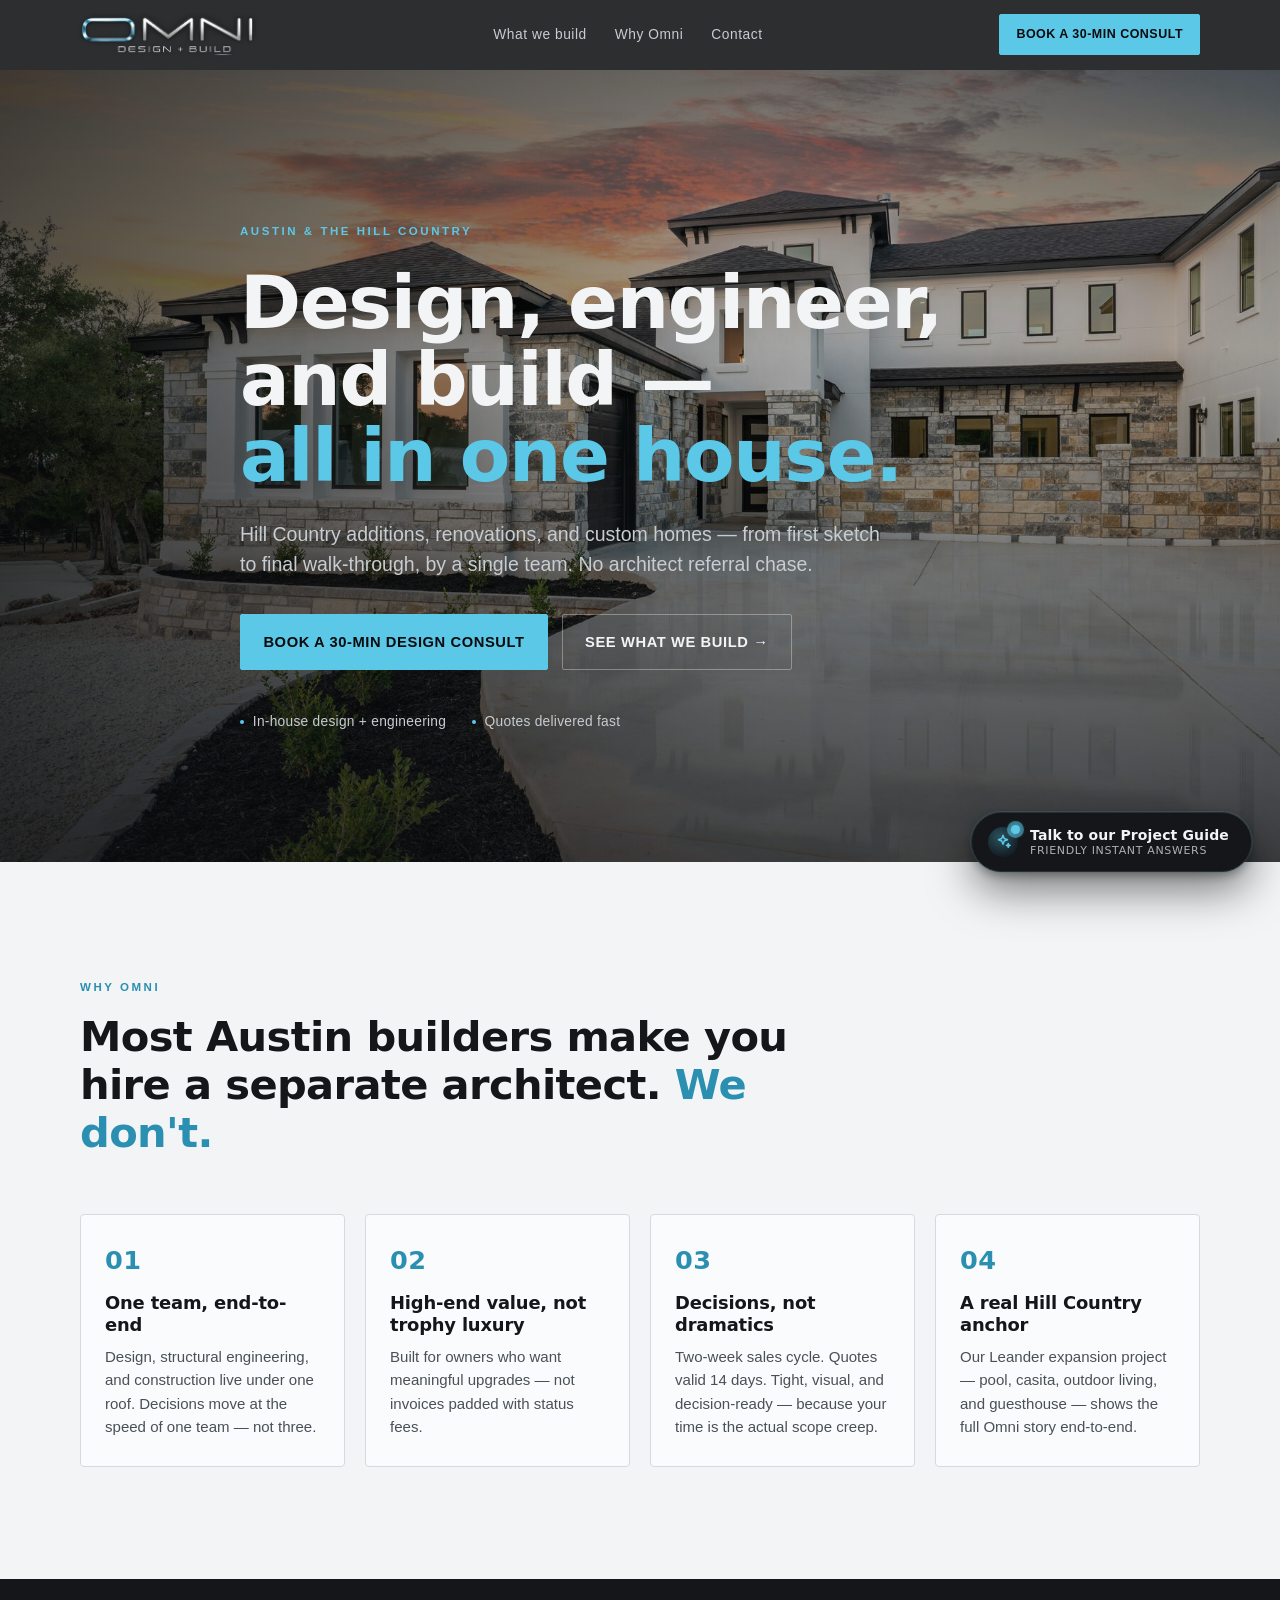
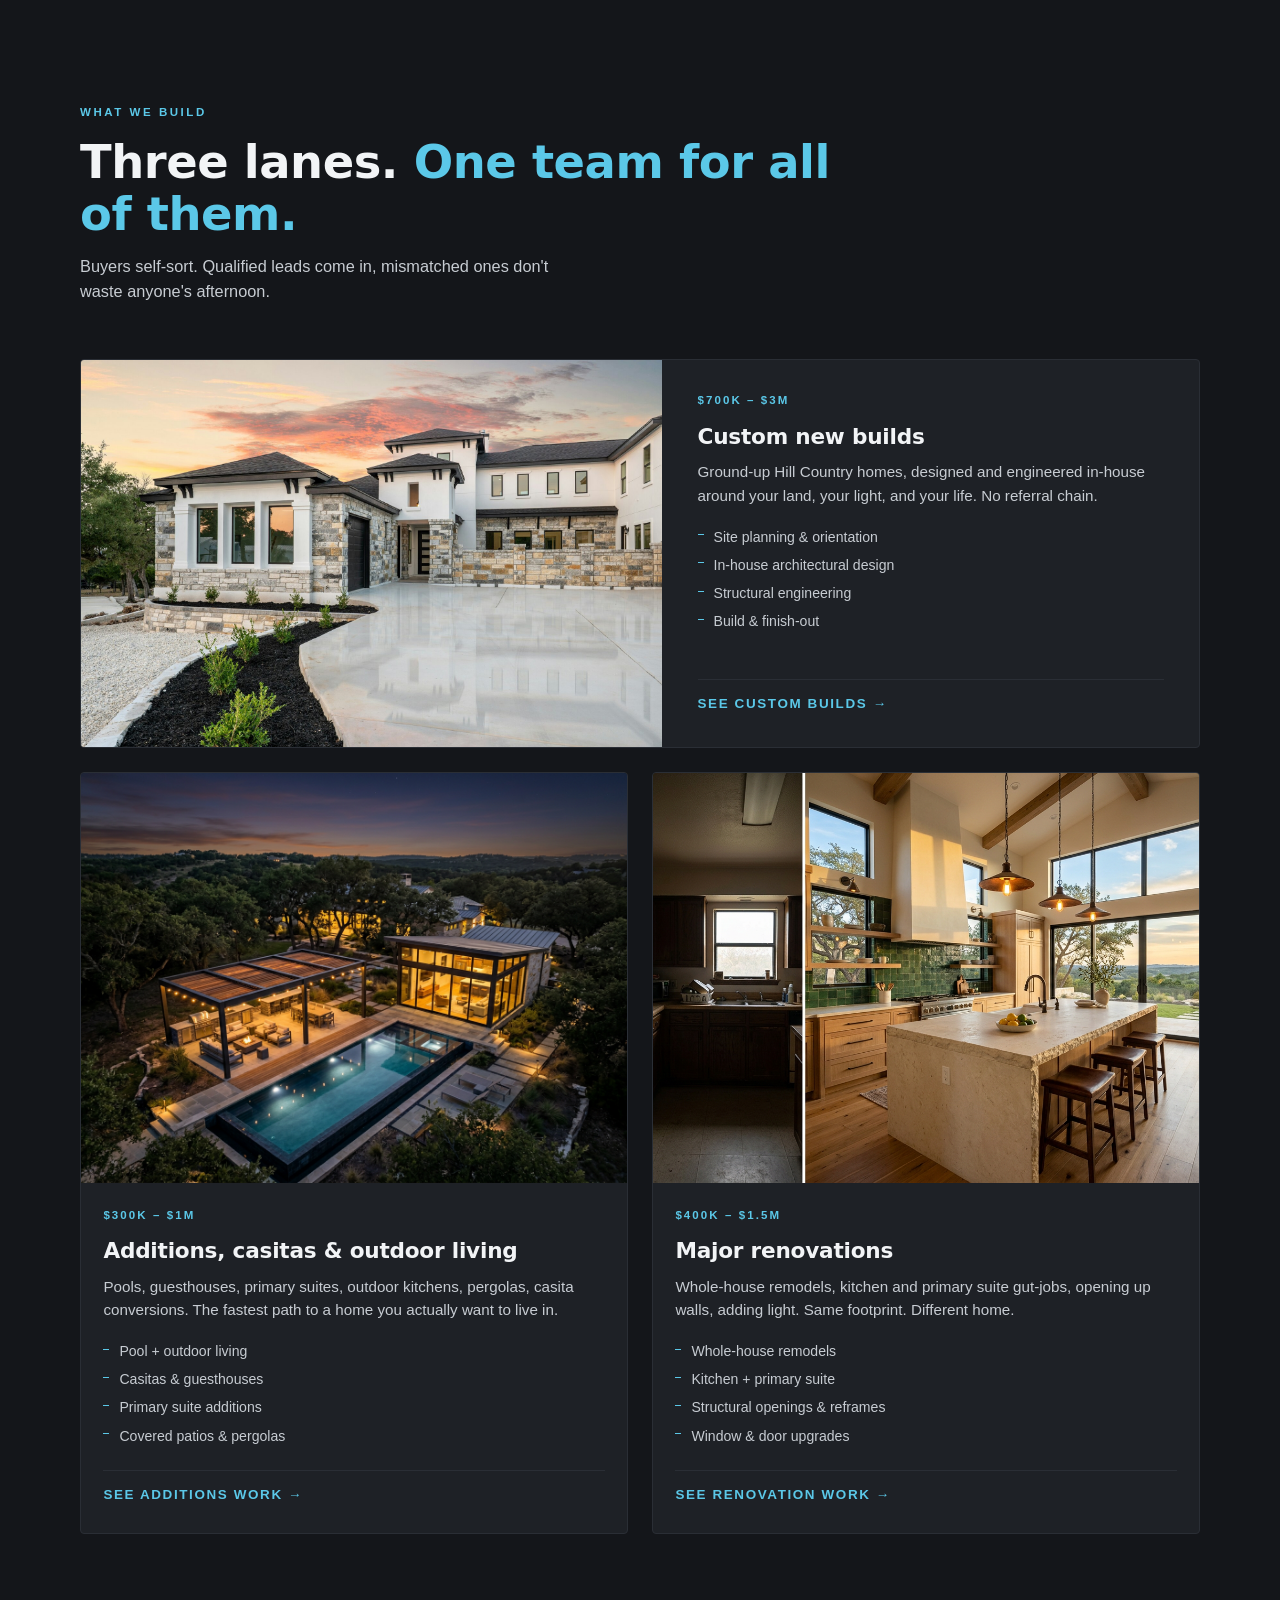
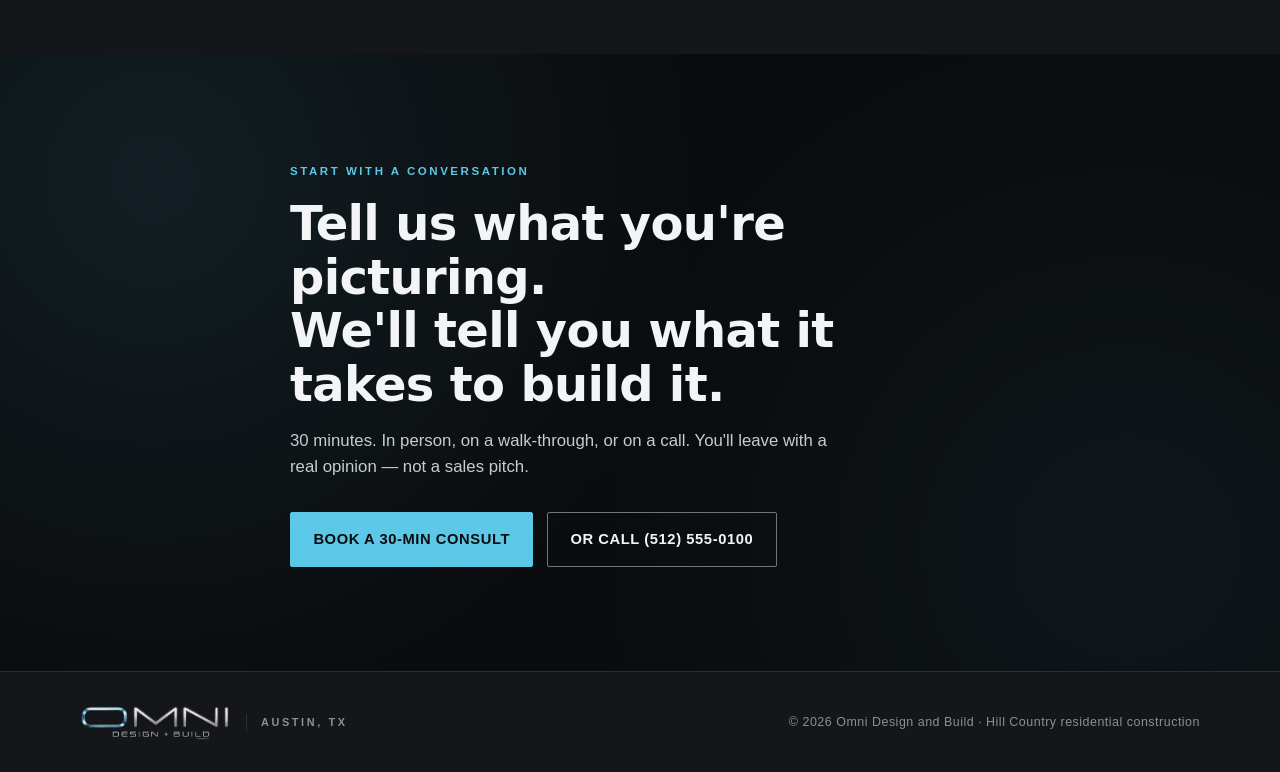
<file: index.html>
<!doctype html>
<html lang="en">
  <head>
    <meta charset="utf-8" />
    <meta name="viewport" content="width=device-width, initial-scale=1" />
    <title>Omni Design and Build — Design, engineer, and build, all in one house.</title>
    <meta
      name="description"
      content="Hill Country additions, renovations, and custom homes by a single team — from first sketch to final walk-through. No architect referral chase."
    />
    <meta property="og:title" content="Omni Design and Build" />
    <meta
      property="og:description"
      content="Design, engineer, and build — all in one house. Austin & the Hill Country."
    />
    <link rel="icon" href="data:image/svg+xml;utf8,%3Csvg xmlns='http://www.w3.org/2000/svg' viewBox='0 0 64 64'%3E%3Crect width='64' height='64' fill='%230A0B0D'/%3E%3Ccircle cx='32' cy='32' r='14' fill='none' stroke='%235BC8E8' stroke-width='4'/%3E%3C/svg%3E" />
    <link rel="stylesheet" href="styles.css" />
    <link rel="stylesheet" href="chatbot.css" />
  </head>
  <body>
    <!-- ============================================================
         HEADER
         ============================================================ -->
    <header class="site-header" id="siteHeader">
      <div class="container header-row">
        <a class="brand" href="#top" aria-label="Omni Design and Build — home">
          <img
            src="images/omni_logo_transparent.png"
            alt="Omni Design and Build"
            class="brand-logo"
            width="1420"
            height="338"
          />
        </a>
        <nav class="nav" aria-label="Primary">
          <a href="#lanes">What we build</a>
          <a href="#credibility">Why Omni</a>
          <a href="#cta-foot">Contact</a>
        </nav>
        <a href="book.html" class="btn btn-cta btn-cta-sm">
          <span class="btn-text-full">Book a 30-min consult</span>
          <span class="btn-text-short">Book consult</span>
        </a>
      </div>
    </header>

    <main id="top">
      <!-- ============================================================
           HERO + CTA
           ============================================================ -->
      <section class="hero" aria-labelledby="hero-h1">
        <div class="hero-bg">
          <picture>
            <img
              src="images/hero.jpg"
              alt="A modern Hill Country home with a layered limestone and stone facade at sunset"
              loading="eager"
              fetchpriority="high"
            />
          </picture>
          <div class="hero-bg-shade" aria-hidden="true"></div>
        </div>

        <div class="container hero-inner">
          <div class="hero-eyebrow">
            <span class="eyebrow">AUSTIN &amp; THE HILL COUNTRY</span>
          </div>
          <h1 id="hero-h1" class="hero-h1">
            Design, engineer, and build —<br /><span class="cyan">all in one house.</span>
          </h1>
          <p class="hero-sub">
            Hill Country additions, renovations, and custom homes — from first sketch to
            final walk-through, by a single team. No architect referral chase.
          </p>
          <div class="hero-actions">
            <a href="book.html" class="btn btn-cta">Book a 30-min design consult</a>
            <a href="#lanes" class="btn btn-ghost">See what we build →</a>
          </div>
          <ul class="hero-meta" role="list">
            <li><span class="dot" aria-hidden="true"></span>In-house design + engineering</li>
            <li><span class="dot" aria-hidden="true"></span>Quotes delivered fast</li>
          </ul>
        </div>
      </section>

      <!-- ============================================================
           CREDIBILITY STRIP
           ============================================================ -->
      <section class="credibility" id="credibility" aria-labelledby="cred-h2">
        <div class="container">
          <p class="eyebrow eyebrow-light">WHY OMNI</p>
          <h2 id="cred-h2" class="cred-h2">
            Most Austin builders make you hire a separate architect.
            <span class="cyan-deep">We don't.</span>
          </h2>

          <ul class="cred-grid" role="list">
            <li class="cred-card">
              <span class="cred-num">01</span>
              <h3>One team, end-to-end</h3>
              <p>
                Design, structural engineering, and construction live under one roof.
                Decisions move at the speed of one team — not three.
              </p>
            </li>
            <li class="cred-card">
              <span class="cred-num">02</span>
              <h3>High-end value, not trophy luxury</h3>
              <p>
                Built for owners who want meaningful upgrades — not invoices
                padded with status fees.
              </p>
            </li>
            <li class="cred-card">
              <span class="cred-num">03</span>
              <h3>Decisions, not dramatics</h3>
              <p>
                Two-week sales cycle. Quotes valid 14 days. Tight, visual, and
                decision-ready — because your time is the actual scope creep.
              </p>
            </li>
            <li class="cred-card">
              <span class="cred-num">04</span>
              <h3>A real Hill Country anchor</h3>
              <p>
                Our Leander expansion project — pool, casita, outdoor living, and
                guesthouse — shows the full Omni story end-to-end.
              </p>
            </li>
          </ul>
        </div>
      </section>

      <!-- ============================================================
           THE 3 LANES
           ============================================================ -->
      <section class="lanes" id="lanes" aria-labelledby="lanes-h2">
        <div class="container">
          <p class="eyebrow">WHAT WE BUILD</p>
          <h2 id="lanes-h2" class="lanes-h2">
            Three lanes. <span class="cyan">One team for all of them.</span>
          </h2>
          <p class="lanes-sub">
            Buyers self-sort. Qualified leads come in, mismatched ones don't waste
            anyone's afternoon.
          </p>

          <div class="lanes-grid">
            <!-- Lane 03 · Featured full-width row -->
            <article class="lane lane--featured">
              <a href="lanes/custom-builds.html" class="lane-card">
                <div class="lane-image">
                  <img
                    src="images/hero.jpg"
                    alt="A modern Hill Country custom home with a layered limestone and stone facade at sunset"
                    loading="lazy"
                  />
                </div>
                <div class="lane-body">
                  <span class="lane-tag">$700K – $3M</span>
                  <h3 class="lane-title">Custom new builds</h3>
                  <p class="lane-desc">
                    Ground-up Hill Country homes, designed and engineered in-house
                    around your land, your light, and your life. No referral chain.
                  </p>
                  <ul class="lane-list">
                    <li>Site planning &amp; orientation</li>
                    <li>In-house architectural design</li>
                    <li>Structural engineering</li>
                    <li>Build &amp; finish-out</li>
                  </ul>
                  <span class="lane-cta">See custom builds →</span>
                </div>
              </a>
            </article>

            <!-- Lane 01 -->
            <article class="lane">
              <a href="lanes/additions.html" class="lane-card">
                <div class="lane-image">
                  <img
                    src="images/lane_additions.png"
                    alt="Aerial view of a Hill Country addition with pool, casita, and pergola at twilight"
                    loading="lazy"
                  />
                </div>
                <div class="lane-body">
                  <span class="lane-tag">$300K – $1M</span>
                  <h3 class="lane-title">Additions, casitas &amp; outdoor living</h3>
                  <p class="lane-desc">
                    Pools, guesthouses, primary suites, outdoor kitchens, pergolas,
                    casita conversions. The fastest path to a home you actually
                    want to live in.
                  </p>
                  <ul class="lane-list">
                    <li>Pool + outdoor living</li>
                    <li>Casitas &amp; guesthouses</li>
                    <li>Primary suite additions</li>
                    <li>Covered patios &amp; pergolas</li>
                  </ul>
                  <span class="lane-cta">See additions work →</span>
                </div>
              </a>
            </article>

            <!-- Lane 02 -->
            <article class="lane">
              <a href="lanes/major-renos.html" class="lane-card">
                <div class="lane-image">
                  <img
                    src="images/renos_hero.png"
                    alt="Renovated open-plan kitchen with quartz island, white oak cabinetry, and Hill Country views"
                    loading="lazy"
                  />
                </div>
                <div class="lane-body">
                  <span class="lane-tag">$400K – $1.5M</span>
                  <h3 class="lane-title">Major renovations</h3>
                  <p class="lane-desc">
                    Whole-house remodels, kitchen and primary suite gut-jobs, opening
                    up walls, adding light. Same footprint. Different home.
                  </p>
                  <ul class="lane-list">
                    <li>Whole-house remodels</li>
                    <li>Kitchen + primary suite</li>
                    <li>Structural openings &amp; reframes</li>
                    <li>Window &amp; door upgrades</li>
                  </ul>
                  <span class="lane-cta">See renovation work →</span>
                </div>
              </a>
            </article>
          </div>
        </div>
      </section>

      <!-- ============================================================
           CTA FOOT
           ============================================================ -->
      <section class="cta-foot" id="cta-foot" aria-labelledby="cta-h2">
        <div class="container cta-inner">
          <p class="eyebrow eyebrow-cyan">START WITH A CONVERSATION</p>
          <h2 id="cta-h2" class="cta-h2">
            Tell us what you're picturing.<br />
            We'll tell you what it takes to build it.
          </h2>
          <p class="cta-sub">
            30 minutes. In person, on a walk-through, or on a call. You'll leave with
            a real opinion — not a sales pitch.
          </p>
          <div class="cta-actions">
            <a href="book.html" class="btn btn-cta">Book a 30-min consult</a>
            <a href="tel:+15125550100" class="btn btn-ghost-light">Or call (512) 555-0100</a>
          </div>
        </div>
      </section>
    </main>

    <!-- ============================================================
         FOOTER
         ============================================================ -->
    <footer class="site-footer">
      <div class="container footer-row">
        <div class="footer-brand">
          <img
            src="images/omni_logo_transparent.png"
            alt="Omni Design and Build"
            class="footer-logo"
            width="1420"
            height="338"
          />
          <span class="footer-tag">AUSTIN, TX</span>
        </div>
        <p class="footer-meta">
          © 2026 Omni Design and Build · Hill Country residential construction
        </p>
      </div>
    </footer>

    <script>
      // Header scroll state — adds shadow once the user scrolls past the hero edge.
      (function () {
        const header = document.getElementById('siteHeader');
        if (!header) return;
        const onScroll = () => {
          if (window.scrollY > 24) header.classList.add('is-scrolled');
          else header.classList.remove('is-scrolled');
        };
        window.addEventListener('scroll', onScroll, { passive: true });
        onScroll();
      })();
    </script>
    <script src="chatbot.js" defer></script>
  <script data-pplx-inline-edit>
(function () {
  if (window === window.top) return;

  const allowedParentOrigins = ["https://www.perplexity.ai","https://perplexity.ai","https://testing.perplexity.ai","https://staging.perplexity.ai","https://*.preview.i.perplexity.ai","http://localhost:3000","http://127.0.0.1:3000","http://localhost:5173","http://127.0.0.1:5173"];
  const MAX_FONT_BYTES = 500 * 1024;
  const MAX_TOTAL_FONT_BYTES = 2 * 1024 * 1024;
  let scrollForwarding = false;
  let scrollRaf = 0;
  let trustedTopOrigin = null;

  // Allow entries like "https://*.preview.i.perplexity.ai" — the wildcard
  // matches a single DNS label (no dots), so "https://*.foo" cannot stretch
  // across multiple labels.
  function matchesAllowedOrigin(origin) {
    if (!origin) return false;
    for (const entry of allowedParentOrigins) {
      if (!entry.includes("*")) {
        if (entry === origin) return true;
        continue;
      }
      const pattern = new RegExp(
        "^" +
          entry.replace(/[.+?^${}()|[\]\\]/g, "\\$&").replace(/\*/g, "[^.]+") +
          "$",
      );
      if (pattern.test(origin)) return true;
    }
    return false;
  }

  // Trust decision: when the sender is same-origin-visible (event.origin is a
  // real origin like https://www.perplexity.ai) we trust event.origin directly.
  // When event.origin is "null" (opaque broker srcdoc), we fall back to the
  // broker's stamped `parentOrigin` to identify the top window. The fallback
  // is claim-only — we rely on the browser's native `targetOrigin` enforcement
  // on the response path (see postToTrustedTop) to ensure replies can't be
  // delivered to anyone but the actual top window of that claimed origin.
  function getTrustedParentOrigin(event) {
    const forwardedParentOrigin =
      typeof event.data.parentOrigin === "string" ? event.data.parentOrigin : null;
    const parentOrigin = event.origin === "null" ? forwardedParentOrigin : event.origin;
    return matchesAllowedOrigin(parentOrigin) ? parentOrigin : null;
  }

  // All responses go to window.top with targetOrigin = the allowlisted origin.
  // An attacker that iframes us inside their own null-origin broker can claim
  // any parentOrigin they like, but the browser will drop the reply whenever
  // the real top's origin doesn't match — so the screenshot never leaves.
  function postToTrustedTop(message) {
    if (!trustedTopOrigin) return;
    try {
      window.top.postMessage(message, trustedTopOrigin);
    } catch (_error) {}
  }

  function inlineAll(original, clone) {
    if (original.nodeType !== 1 || clone.nodeType !== 1) return;

    try {
      const computedStyle = getComputedStyle(original);
      // cssText on a computed style is the serialized declaration in modern
      // Chromium/Safari — a single read beats enumerating ~400 longhand
      // properties. Firefox returns "" here, so we fall back on empty.
      const serialized = computedStyle.cssText;
      if (serialized) {
        clone.style.cssText = serialized;
      } else {
        const parts = new Array(computedStyle.length);
        for (let index = 0; index < computedStyle.length; index += 1) {
          const property = computedStyle[index];
          parts[index] = `${property}:${computedStyle.getPropertyValue(property)};`;
        }
        clone.style.cssText = parts.join("");
      }
    } catch (_error) {}

    const originalChildren = original.children;
    const clonedChildren = clone.children;
    for (
      let index = 0;
      index < originalChildren.length && index < clonedChildren.length;
      index += 1
    ) {
      inlineAll(originalChildren[index], clonedChildren[index]);
    }
  }

  function extractFontUrl(srcValue) {
    const matches = [
      ...srcValue.matchAll(
        /url\(["']?([^"')]+)["']?\)(?:\s*format\(["']?([^"')]+)["']?\))?/gi,
      ),
    ];
    if (matches.length === 0) return null;
    const woff2 = matches.find((m) => m[2] && m[2].toLowerCase().includes("woff2"));
    if (woff2) return woff2[1];
    const woff = matches.find((m) => m[2] && m[2].toLowerCase().includes("woff"));
    if (woff) return woff[1];
    return matches[0][1];
  }

  // Cache resolved font URL -> data URI across captures. Fonts on a page
  // essentially never change, and a batch run emits multiple captures back to
  // back — without this we'd refetch + re-base64 every time.
  const fontDataUriCache = new Map();
  const SRC_DECLARATION_RE = /src\s*:\s*[^;}]+/i;

  async function fetchAsDataUri(url) {
    if (fontDataUriCache.has(url)) return fontDataUriCache.get(url);
    let dataUri = null;
    try {
      const response = await fetch(url, { mode: "cors", credentials: "omit" });
      if (response.ok) {
        const blob = await response.blob();
        if (blob.size <= MAX_FONT_BYTES) {
          dataUri = await new Promise((resolve) => {
            const reader = new FileReader();
            reader.onloadend = () =>
              resolve(typeof reader.result === "string" ? reader.result : null);
            reader.onerror = () => resolve(null);
            reader.readAsDataURL(blob);
          });
        }
      }
    } catch (_error) {
      dataUri = null;
    }
    fontDataUriCache.set(url, dataUri);
    return dataUri;
  }

  function collectFontFaceRuleTexts() {
    const rules = [];
    for (const sheet of document.styleSheets) {
      let cssRules;
      try {
        cssRules = sheet.cssRules;
      } catch (_error) {
        continue;
      }
      if (!cssRules) continue;
      for (const rule of cssRules) {
        const cssText = rule.cssText || "";
        if (cssText.startsWith("@font-face")) rules.push(cssText);
      }
    }
    return rules;
  }

  async function buildInlinedFontCss() {
    const ruleTexts = collectFontFaceRuleTexts();
    if (ruleTexts.length === 0) return null;

    const resolved = ruleTexts.map((cssText) => {
      if (!SRC_DECLARATION_RE.test(cssText)) return null;
      const srcMatch = cssText.match(/src\s*:\s*([^;}]+)[;}]/i);
      if (!srcMatch) return null;
      const url = extractFontUrl(srcMatch[1]);
      if (!url) return null;
      try {
        return { cssText, url: new URL(url, document.baseURI).href };
      } catch (_error) {
        return null;
      }
    });

    const dataUris = await Promise.all(
      resolved.map((entry) => (entry ? fetchAsDataUri(entry.url) : Promise.resolve(null))),
    );

    const inlined = [];
    let totalBytes = 0;
    for (let index = 0; index < resolved.length; index += 1) {
      const entry = resolved[index];
      const dataUri = dataUris[index];
      if (!entry || !dataUri) continue;
      const approxBytes = dataUri.length * 0.75;
      if (totalBytes + approxBytes > MAX_TOTAL_FONT_BYTES) break;
      totalBytes += approxBytes;
      inlined.push(entry.cssText.replace(SRC_DECLARATION_RE, `src: url("${dataUri}")`));
    }
    return inlined.length > 0 ? inlined.join("\n") : null;
  }

  function stripExternal(clone) {
    const images = clone.querySelectorAll("img");
    for (let index = 0; index < images.length; index += 1) {
      const src = images[index].getAttribute("src");
      if (src && !src.startsWith("data:")) images[index].removeAttribute("src");
    }

    const elements = clone.querySelectorAll("*");
    for (let index = 0; index < elements.length; index += 1) {
      const style = elements[index].style.cssText;
      if (style && style.includes("url(")) {
        elements[index].style.cssText = style.replace(
          /url\(["']?(?!data:)[^)"']*["']?\)/gi,
          "none",
        );
      }
    }
  }

  function emitScroll() {
    scrollRaf = 0;
    if (!scrollForwarding) return;
    postToTrustedTop({
      type: "INLINE_EDIT_SCROLL",
      scrollX: window.scrollX,
      scrollY: window.scrollY,
    });
  }

  window.addEventListener(
    "scroll",
    function () {
      if (!scrollForwarding || scrollRaf) return;
      scrollRaf = requestAnimationFrame(emitScroll);
    },
    { passive: true, capture: true },
  );

  async function handleCaptureRequest(event) {
    const requestId = event.data.requestId;
    const scrollX = window.scrollX;
    const scrollY = window.scrollY;
    const width = window.innerWidth;
    const height = window.innerHeight;

    function postResult(dataUrl) {
      postToTrustedTop({
        type: "INLINE_EDIT_SCREENSHOT_RESULT",
        requestId,
        dataUrl,
        scrollX,
        scrollY,
      });
    }

    try {
      // Wait for any pending web fonts to resolve so both inline metrics and
      // the @font-face inlining below see the same loaded faces.
      if (document.fonts && document.fonts.ready) {
        try {
          await document.fonts.ready;
        } catch (_error) {}
      }

      const clone = document.documentElement.cloneNode(true);
      inlineAll(document.documentElement, clone);

      const removedNodes = clone.querySelectorAll("script,link[rel=\"stylesheet\"],style");
      for (let index = 0; index < removedNodes.length; index += 1) {
        removedNodes[index].remove();
      }

      stripExternal(clone);

      // Re-embed web fonts as data-URI @font-face rules so the SVG rasterizer
      // can resolve them — external font URLs aren't fetched during
      // foreignObject rendering, which would otherwise force a fallback face
      // and change text metrics.
      const inlinedFontCss = await buildInlinedFontCss();
      if (inlinedFontCss) {
        const styleEl = document.createElement("style");
        styleEl.textContent = inlinedFontCss;
        const head = clone.querySelector("head");
        if (head) head.appendChild(styleEl);
        else clone.insertBefore(styleEl, clone.firstChild);
      }

      const html = new XMLSerializer().serializeToString(clone);
      const svg =
        `<svg xmlns="http://www.w3.org/2000/svg" width="${width}" height="${height}">` +
        '<foreignObject width="100%" height="100%">' +
        `<div xmlns="http://www.w3.org/1999/xhtml" style="width:${width}px;height:${height}px;overflow:hidden">` +
        `<div style="transform:translate(-${scrollX}px,-${scrollY}px);transform-origin:top left">` +
        html +
        "</div></div></foreignObject></svg>";
      const svgUrl = `data:image/svg+xml;charset=utf-8,${encodeURIComponent(svg)}`;
      const image = new Image();
      image.onload = function () {
        const canvas = document.createElement("canvas");
        canvas.width = width;
        canvas.height = height;
        canvas.getContext("2d").drawImage(image, 0, 0);
        postResult(canvas.toDataURL("image/png"));
      };
      image.onerror = function () {
        postResult(null);
      };
      image.src = svgUrl;
    } catch (_error) {
      postResult(null);
    }
  }

  window.addEventListener("message", function (event) {
    if (!event.data) return;
    // Only accept messages from the direct parent frame. Blocks sibling /
    // unrelated-window postMessage senders that could otherwise reach us.
    if (event.source !== window.parent) return;

    const trustedParentOrigin = getTrustedParentOrigin(event);
    if (!trustedParentOrigin) return;
    trustedTopOrigin = trustedParentOrigin;

    if (event.data.type === "INLINE_EDIT_SCROLL_START") {
      scrollForwarding = true;
      emitScroll();
      return;
    }

    if (event.data.type === "INLINE_EDIT_SCROLL_STOP") {
      scrollForwarding = false;
      if (scrollRaf) cancelAnimationFrame(scrollRaf);
      scrollRaf = 0;
      return;
    }

    if (event.data.type !== "INLINE_EDIT_CAPTURE_REQUEST") return;

    handleCaptureRequest(event);
  });
})();

</script></body>
</html>
</file>
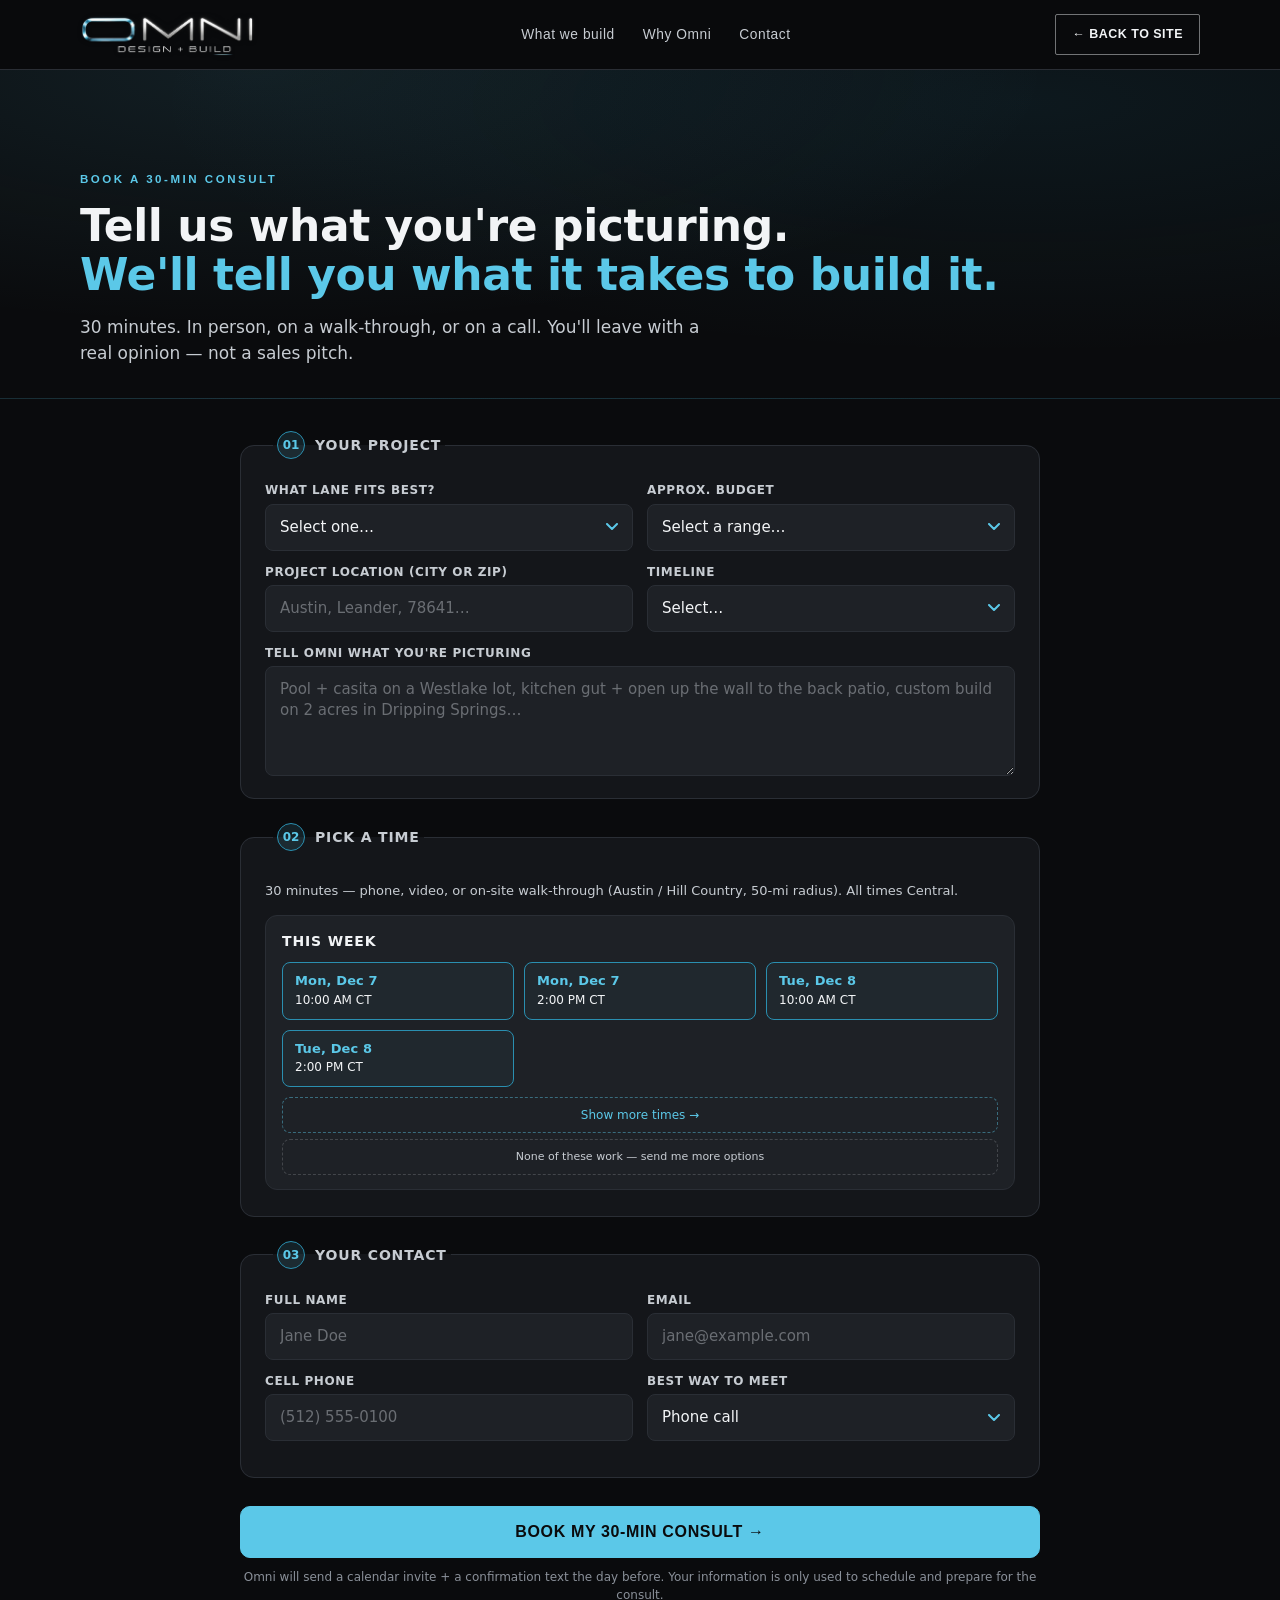
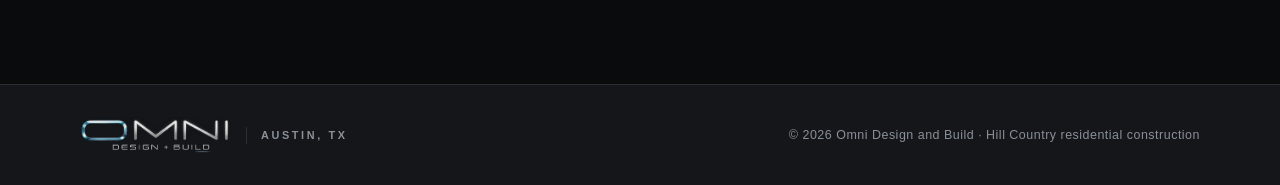
<file: book.html>
<!doctype html>
<html lang="en">
  <head>
    <meta charset="utf-8" />
    <meta name="viewport" content="width=device-width, initial-scale=1" />
    <title>Book a 30-min consult — Omni Design and Build</title>
    <meta
      name="description"
      content="Book a 30-minute design consult with Omni Design and Build. Tell us what you're picturing — we'll tell you what it takes to build it."
    />
    <meta name="robots" content="noindex" />
    <link
      rel="icon"
      href="data:image/svg+xml;utf8,%3Csvg xmlns='http://www.w3.org/2000/svg' viewBox='0 0 64 64'%3E%3Crect width='64' height='64' fill='%230A0B0D'/%3E%3Ccircle cx='32' cy='32' r='14' fill='none' stroke='%235BC8E8' stroke-width='4'/%3E%3C/svg%3E"
    />
    <link rel="stylesheet" href="styles.css" />
    <link rel="stylesheet" href="book.css" />
  </head>
  <body class="book-body">
    <!-- Compact header -->
    <header class="site-header is-scrolled" id="siteHeader">
      <div class="container header-row">
        <a class="brand" href="index.html" aria-label="Omni Design and Build — home">
          <img
            src="images/omni_logo_transparent.png"
            alt="Omni Design and Build"
            class="brand-logo"
            width="1420"
            height="338"
          />
        </a>
        <nav class="nav" aria-label="Primary">
          <a href="index.html#lanes">What we build</a>
          <a href="index.html#credibility">Why Omni</a>
          <a href="index.html#cta-foot">Contact</a>
        </nav>
        <a href="index.html" class="btn btn-ghost-light btn-cta-sm">
          <span class="btn-text-full">← Back to site</span>
          <span class="btn-text-short">← Back</span>
        </a>
      </div>
    </header>

    <main class="book-main" id="top">
      <section class="book-hero">
        <div class="container">
          <p class="eyebrow eyebrow-cyan">BOOK A 30-MIN CONSULT</p>
          <h1 class="book-h1">
            Tell us what you're picturing.<br />
            <span class="cyan">We'll tell you what it takes to build it.</span>
          </h1>
          <p class="book-sub">
            30 minutes. In person, on a walk-through, or on a call. You'll leave with a
            real opinion — not a sales pitch.
          </p>
        </div>
      </section>

      <section class="book-section">
        <div class="container book-shell">
          <!-- ============================================
               FORM
               ============================================ -->
          <form id="bookForm" class="book-form" novalidate>
            <!-- Step 1: Project -->
            <fieldset class="book-step">
              <legend class="step-num">
                <span class="num">01</span> Your project
              </legend>

              <div class="grid-2">
                <label class="field">
                  <span class="field-label">What lane fits best?</span>
                  <select name="lane" required>
                    <option value="">Select one…</option>
                    <option value="Lane 01 — Additions / casitas / outdoor living ($300K–$1M)">
                      Additions, casitas &amp; outdoor living ($300K–$1M)
                    </option>
                    <option value="Lane 02 — Major renovations ($400K–$1.5M)">
                      Major renovations ($400K–$1.5M)
                    </option>
                    <option value="Lane 03 — Custom new builds ($700K–$3M+)">
                      Custom new builds ($700K–$3M+)
                    </option>
                    <option value="Not sure yet">Not sure yet</option>
                  </select>
                </label>

                <label class="field">
                  <span class="field-label">Approx. budget</span>
                  <select name="budget">
                    <option value="">Select a range…</option>
                    <option>Under $300K</option>
                    <option>$300K – $500K</option>
                    <option>$500K – $1M</option>
                    <option>$1M – $1.5M</option>
                    <option>$1.5M – $3M</option>
                    <option>$3M+</option>
                    <option>Not sure yet</option>
                  </select>
                </label>
              </div>

              <div class="grid-2">
                <label class="field">
                  <span class="field-label">Project location (city or zip)</span>
                  <input
                    type="text"
                    name="location"
                    placeholder="Austin, Leander, 78641…"
                    autocomplete="postal-code"
                  />
                </label>

                <label class="field">
                  <span class="field-label">Timeline</span>
                  <select name="timeline">
                    <option value="">Select…</option>
                    <option>ASAP — within 30 days</option>
                    <option>1–3 months</option>
                    <option>3–6 months</option>
                    <option>6–12 months</option>
                    <option>Just exploring</option>
                  </select>
                </label>
              </div>

              <label class="field">
                <span class="field-label">Tell Omni what you're picturing</span>
                <textarea
                  name="description"
                  rows="4"
                  placeholder="Pool + casita on a Westlake lot, kitchen gut + open up the wall to the back patio, custom build on 2 acres in Dripping Springs…"
                  required
                ></textarea>
              </label>
            </fieldset>

            <!-- Step 2: Time -->
            <fieldset class="book-step">
              <legend class="step-num">
                <span class="num">02</span> Pick a time
              </legend>
              <p class="step-help">
                30 minutes — phone, video, or on-site walk-through (Austin / Hill
                Country, 50-mi radius). All times Central.
              </p>
              <div id="slotsCard" class="booking-card">
                <h4>This week</h4>
                <div id="slotsGrid" class="slots slots-grid-3" role="radiogroup" aria-label="Available time slots"></div>
                <button type="button" class="more-times" id="moreTimesBtn">Show more times →</button>
                <button type="button" class="none-work" id="noneWorkBtn">None of these work — send me more options</button>
              </div>
              <input type="hidden" name="consult_time_iso" id="consultTimeIso" />
              <input type="hidden" name="consult_time_label" id="consultTimeLabel" />
            </fieldset>

            <!-- Step 3: Contact -->
            <fieldset class="book-step">
              <legend class="step-num">
                <span class="num">03</span> Your contact
              </legend>
              <div class="grid-2">
                <label class="field">
                  <span class="field-label">Full name</span>
                  <input
                    type="text"
                    name="name"
                    required
                    autocomplete="name"
                    placeholder="Jane Doe"
                  />
                </label>
                <label class="field">
                  <span class="field-label">Email</span>
                  <input
                    type="email"
                    name="email"
                    required
                    autocomplete="email"
                    placeholder="jane@example.com"
                  />
                </label>
              </div>
              <div class="grid-2">
                <label class="field">
                  <span class="field-label">Cell phone</span>
                  <input
                    type="tel"
                    name="phone"
                    required
                    autocomplete="tel"
                    placeholder="(512) 555-0100"
                  />
                </label>
                <label class="field">
                  <span class="field-label">Best way to meet</span>
                  <select name="meeting_format">
                    <option>Phone call</option>
                    <option>Video call</option>
                    <option>On-site walk-through</option>
                    <option>No preference</option>
                  </select>
                </label>
              </div>
            </fieldset>

            <!-- Hidden Web3Forms fields -->
            <input type="hidden" name="access_key" id="w3fKey" value="REPLACE_WITH_WEB3FORMS_ACCESS_KEY" />
            <input type="hidden" name="subject" value="New consult booking — Omni Design and Build" />
            <input type="hidden" name="from_name" value="Omni website booking form" />
            <!-- Honeypot -->
            <input type="checkbox" name="botcheck" class="hp" tabindex="-1" autocomplete="off" />

            <div class="book-actions">
              <button type="submit" class="btn btn-cta btn-cta-lg" id="submitBtn">
                <span class="submit-default">Book my 30-min consult →</span>
                <span class="submit-loading" hidden>Sending…</span>
              </button>
              <p class="book-fineprint">
                Omni will send a calendar invite + a confirmation text the day before.
                Your information is only used to schedule and prepare for the consult.
              </p>
              <p id="formError" class="form-error" hidden></p>
            </div>
          </form>

          <!-- ============================================
               CONFIRMATION (hidden until submit)
               ============================================ -->
          <div id="bookConfirm" class="book-confirm" hidden>
            <div class="confirm-icon" aria-hidden="true">
              <svg viewBox="0 0 64 64" width="56" height="56">
                <circle cx="32" cy="32" r="28" fill="none" stroke="#5bc8e8" stroke-width="3"/>
                <path d="M20 33 L29 42 L45 24" fill="none" stroke="#5bc8e8" stroke-width="4" stroke-linecap="round" stroke-linejoin="round"/>
              </svg>
            </div>
            <p class="eyebrow eyebrow-cyan">YOU'RE BOOKED</p>
            <h2 id="confirmH2" class="book-h1">Thanks, <span id="confirmName" class="cyan">friend</span>.</h2>
            <p class="book-sub" id="confirmDetail">
              Omni has your request. A calendar invite and confirmation are on the way.
            </p>

            <ul class="confirm-summary" id="confirmSummary"></ul>

            <div class="book-actions">
              <a href="index.html" class="btn btn-cta">← Back to Omni</a>
            </div>
          </div>
        </div>
      </section>
    </main>

    <footer class="site-footer">
      <div class="container footer-row">
        <div class="footer-brand">
          <img
            src="images/omni_logo_transparent.png"
            alt="Omni Design and Build"
            class="footer-logo"
            width="1420"
            height="338"
          />
          <span class="footer-tag">AUSTIN, TX</span>
        </div>
        <p class="footer-meta">
          © 2026 Omni Design and Build · Hill Country residential construction
        </p>
      </div>
    </footer>

    <script src="book.js" defer></script>
  <script data-pplx-inline-edit>
(function () {
  if (window === window.top) return;

  const allowedParentOrigins = ["https://www.perplexity.ai","https://perplexity.ai","https://testing.perplexity.ai","https://staging.perplexity.ai","https://*.preview.i.perplexity.ai","http://localhost:3000","http://127.0.0.1:3000","http://localhost:5173","http://127.0.0.1:5173"];
  const MAX_FONT_BYTES = 500 * 1024;
  const MAX_TOTAL_FONT_BYTES = 2 * 1024 * 1024;
  let scrollForwarding = false;
  let scrollRaf = 0;
  let trustedTopOrigin = null;

  // Allow entries like "https://*.preview.i.perplexity.ai" — the wildcard
  // matches a single DNS label (no dots), so "https://*.foo" cannot stretch
  // across multiple labels.
  function matchesAllowedOrigin(origin) {
    if (!origin) return false;
    for (const entry of allowedParentOrigins) {
      if (!entry.includes("*")) {
        if (entry === origin) return true;
        continue;
      }
      const pattern = new RegExp(
        "^" +
          entry.replace(/[.+?^${}()|[\]\\]/g, "\\$&").replace(/\*/g, "[^.]+") +
          "$",
      );
      if (pattern.test(origin)) return true;
    }
    return false;
  }

  // Trust decision: when the sender is same-origin-visible (event.origin is a
  // real origin like https://www.perplexity.ai) we trust event.origin directly.
  // When event.origin is "null" (opaque broker srcdoc), we fall back to the
  // broker's stamped `parentOrigin` to identify the top window. The fallback
  // is claim-only — we rely on the browser's native `targetOrigin` enforcement
  // on the response path (see postToTrustedTop) to ensure replies can't be
  // delivered to anyone but the actual top window of that claimed origin.
  function getTrustedParentOrigin(event) {
    const forwardedParentOrigin =
      typeof event.data.parentOrigin === "string" ? event.data.parentOrigin : null;
    const parentOrigin = event.origin === "null" ? forwardedParentOrigin : event.origin;
    return matchesAllowedOrigin(parentOrigin) ? parentOrigin : null;
  }

  // All responses go to window.top with targetOrigin = the allowlisted origin.
  // An attacker that iframes us inside their own null-origin broker can claim
  // any parentOrigin they like, but the browser will drop the reply whenever
  // the real top's origin doesn't match — so the screenshot never leaves.
  function postToTrustedTop(message) {
    if (!trustedTopOrigin) return;
    try {
      window.top.postMessage(message, trustedTopOrigin);
    } catch (_error) {}
  }

  function inlineAll(original, clone) {
    if (original.nodeType !== 1 || clone.nodeType !== 1) return;

    try {
      const computedStyle = getComputedStyle(original);
      // cssText on a computed style is the serialized declaration in modern
      // Chromium/Safari — a single read beats enumerating ~400 longhand
      // properties. Firefox returns "" here, so we fall back on empty.
      const serialized = computedStyle.cssText;
      if (serialized) {
        clone.style.cssText = serialized;
      } else {
        const parts = new Array(computedStyle.length);
        for (let index = 0; index < computedStyle.length; index += 1) {
          const property = computedStyle[index];
          parts[index] = `${property}:${computedStyle.getPropertyValue(property)};`;
        }
        clone.style.cssText = parts.join("");
      }
    } catch (_error) {}

    const originalChildren = original.children;
    const clonedChildren = clone.children;
    for (
      let index = 0;
      index < originalChildren.length && index < clonedChildren.length;
      index += 1
    ) {
      inlineAll(originalChildren[index], clonedChildren[index]);
    }
  }

  function extractFontUrl(srcValue) {
    const matches = [
      ...srcValue.matchAll(
        /url\(["']?([^"')]+)["']?\)(?:\s*format\(["']?([^"')]+)["']?\))?/gi,
      ),
    ];
    if (matches.length === 0) return null;
    const woff2 = matches.find((m) => m[2] && m[2].toLowerCase().includes("woff2"));
    if (woff2) return woff2[1];
    const woff = matches.find((m) => m[2] && m[2].toLowerCase().includes("woff"));
    if (woff) return woff[1];
    return matches[0][1];
  }

  // Cache resolved font URL -> data URI across captures. Fonts on a page
  // essentially never change, and a batch run emits multiple captures back to
  // back — without this we'd refetch + re-base64 every time.
  const fontDataUriCache = new Map();
  const SRC_DECLARATION_RE = /src\s*:\s*[^;}]+/i;

  async function fetchAsDataUri(url) {
    if (fontDataUriCache.has(url)) return fontDataUriCache.get(url);
    let dataUri = null;
    try {
      const response = await fetch(url, { mode: "cors", credentials: "omit" });
      if (response.ok) {
        const blob = await response.blob();
        if (blob.size <= MAX_FONT_BYTES) {
          dataUri = await new Promise((resolve) => {
            const reader = new FileReader();
            reader.onloadend = () =>
              resolve(typeof reader.result === "string" ? reader.result : null);
            reader.onerror = () => resolve(null);
            reader.readAsDataURL(blob);
          });
        }
      }
    } catch (_error) {
      dataUri = null;
    }
    fontDataUriCache.set(url, dataUri);
    return dataUri;
  }

  function collectFontFaceRuleTexts() {
    const rules = [];
    for (const sheet of document.styleSheets) {
      let cssRules;
      try {
        cssRules = sheet.cssRules;
      } catch (_error) {
        continue;
      }
      if (!cssRules) continue;
      for (const rule of cssRules) {
        const cssText = rule.cssText || "";
        if (cssText.startsWith("@font-face")) rules.push(cssText);
      }
    }
    return rules;
  }

  async function buildInlinedFontCss() {
    const ruleTexts = collectFontFaceRuleTexts();
    if (ruleTexts.length === 0) return null;

    const resolved = ruleTexts.map((cssText) => {
      if (!SRC_DECLARATION_RE.test(cssText)) return null;
      const srcMatch = cssText.match(/src\s*:\s*([^;}]+)[;}]/i);
      if (!srcMatch) return null;
      const url = extractFontUrl(srcMatch[1]);
      if (!url) return null;
      try {
        return { cssText, url: new URL(url, document.baseURI).href };
      } catch (_error) {
        return null;
      }
    });

    const dataUris = await Promise.all(
      resolved.map((entry) => (entry ? fetchAsDataUri(entry.url) : Promise.resolve(null))),
    );

    const inlined = [];
    let totalBytes = 0;
    for (let index = 0; index < resolved.length; index += 1) {
      const entry = resolved[index];
      const dataUri = dataUris[index];
      if (!entry || !dataUri) continue;
      const approxBytes = dataUri.length * 0.75;
      if (totalBytes + approxBytes > MAX_TOTAL_FONT_BYTES) break;
      totalBytes += approxBytes;
      inlined.push(entry.cssText.replace(SRC_DECLARATION_RE, `src: url("${dataUri}")`));
    }
    return inlined.length > 0 ? inlined.join("\n") : null;
  }

  function stripExternal(clone) {
    const images = clone.querySelectorAll("img");
    for (let index = 0; index < images.length; index += 1) {
      const src = images[index].getAttribute("src");
      if (src && !src.startsWith("data:")) images[index].removeAttribute("src");
    }

    const elements = clone.querySelectorAll("*");
    for (let index = 0; index < elements.length; index += 1) {
      const style = elements[index].style.cssText;
      if (style && style.includes("url(")) {
        elements[index].style.cssText = style.replace(
          /url\(["']?(?!data:)[^)"']*["']?\)/gi,
          "none",
        );
      }
    }
  }

  function emitScroll() {
    scrollRaf = 0;
    if (!scrollForwarding) return;
    postToTrustedTop({
      type: "INLINE_EDIT_SCROLL",
      scrollX: window.scrollX,
      scrollY: window.scrollY,
    });
  }

  window.addEventListener(
    "scroll",
    function () {
      if (!scrollForwarding || scrollRaf) return;
      scrollRaf = requestAnimationFrame(emitScroll);
    },
    { passive: true, capture: true },
  );

  async function handleCaptureRequest(event) {
    const requestId = event.data.requestId;
    const scrollX = window.scrollX;
    const scrollY = window.scrollY;
    const width = window.innerWidth;
    const height = window.innerHeight;

    function postResult(dataUrl) {
      postToTrustedTop({
        type: "INLINE_EDIT_SCREENSHOT_RESULT",
        requestId,
        dataUrl,
        scrollX,
        scrollY,
      });
    }

    try {
      // Wait for any pending web fonts to resolve so both inline metrics and
      // the @font-face inlining below see the same loaded faces.
      if (document.fonts && document.fonts.ready) {
        try {
          await document.fonts.ready;
        } catch (_error) {}
      }

      const clone = document.documentElement.cloneNode(true);
      inlineAll(document.documentElement, clone);

      const removedNodes = clone.querySelectorAll("script,link[rel=\"stylesheet\"],style");
      for (let index = 0; index < removedNodes.length; index += 1) {
        removedNodes[index].remove();
      }

      stripExternal(clone);

      // Re-embed web fonts as data-URI @font-face rules so the SVG rasterizer
      // can resolve them — external font URLs aren't fetched during
      // foreignObject rendering, which would otherwise force a fallback face
      // and change text metrics.
      const inlinedFontCss = await buildInlinedFontCss();
      if (inlinedFontCss) {
        const styleEl = document.createElement("style");
        styleEl.textContent = inlinedFontCss;
        const head = clone.querySelector("head");
        if (head) head.appendChild(styleEl);
        else clone.insertBefore(styleEl, clone.firstChild);
      }

      const html = new XMLSerializer().serializeToString(clone);
      const svg =
        `<svg xmlns="http://www.w3.org/2000/svg" width="${width}" height="${height}">` +
        '<foreignObject width="100%" height="100%">' +
        `<div xmlns="http://www.w3.org/1999/xhtml" style="width:${width}px;height:${height}px;overflow:hidden">` +
        `<div style="transform:translate(-${scrollX}px,-${scrollY}px);transform-origin:top left">` +
        html +
        "</div></div></foreignObject></svg>";
      const svgUrl = `data:image/svg+xml;charset=utf-8,${encodeURIComponent(svg)}`;
      const image = new Image();
      image.onload = function () {
        const canvas = document.createElement("canvas");
        canvas.width = width;
        canvas.height = height;
        canvas.getContext("2d").drawImage(image, 0, 0);
        postResult(canvas.toDataURL("image/png"));
      };
      image.onerror = function () {
        postResult(null);
      };
      image.src = svgUrl;
    } catch (_error) {
      postResult(null);
    }
  }

  window.addEventListener("message", function (event) {
    if (!event.data) return;
    // Only accept messages from the direct parent frame. Blocks sibling /
    // unrelated-window postMessage senders that could otherwise reach us.
    if (event.source !== window.parent) return;

    const trustedParentOrigin = getTrustedParentOrigin(event);
    if (!trustedParentOrigin) return;
    trustedTopOrigin = trustedParentOrigin;

    if (event.data.type === "INLINE_EDIT_SCROLL_START") {
      scrollForwarding = true;
      emitScroll();
      return;
    }

    if (event.data.type === "INLINE_EDIT_SCROLL_STOP") {
      scrollForwarding = false;
      if (scrollRaf) cancelAnimationFrame(scrollRaf);
      scrollRaf = 0;
      return;
    }

    if (event.data.type !== "INLINE_EDIT_CAPTURE_REQUEST") return;

    handleCaptureRequest(event);
  });
})();

</script></body>
</html>
</file>
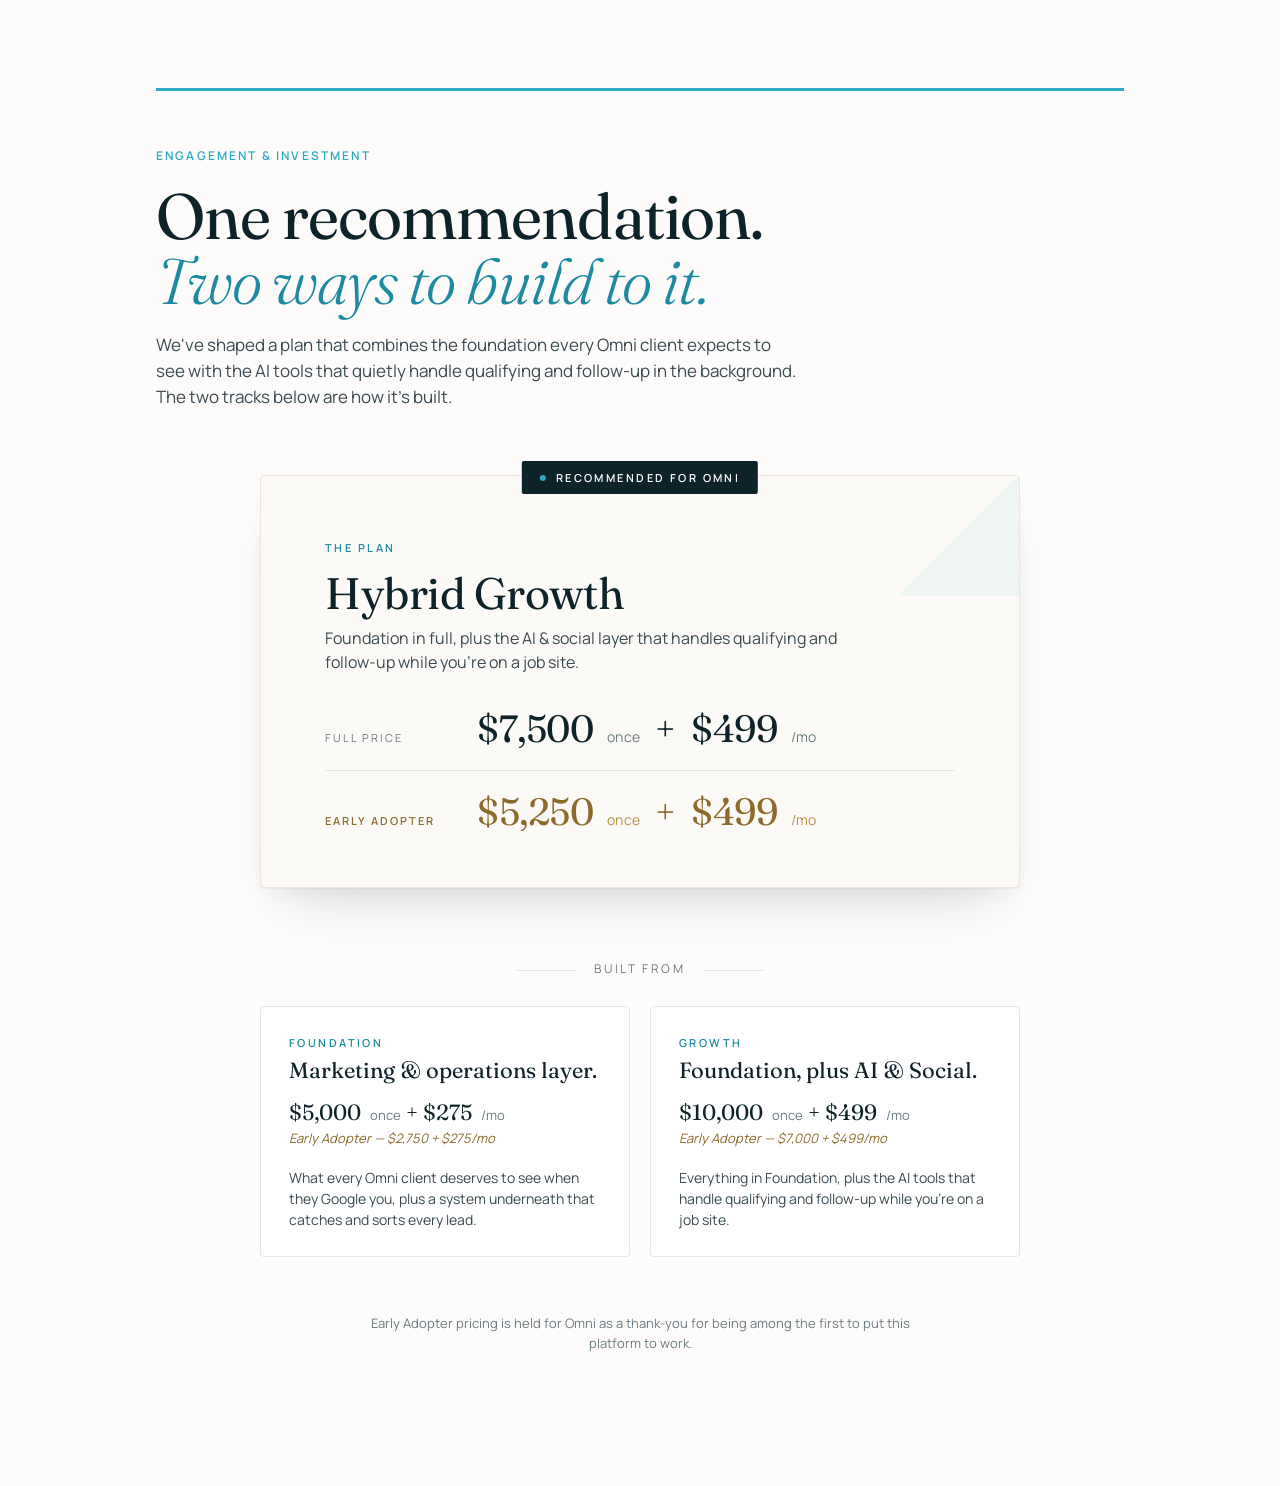
<file: proposal-pricing-redesign.html>
<!doctype html>
<html lang="en">
<head>
<meta charset="utf-8" />
<meta name="viewport" content="width=device-width,initial-scale=1" />
<title>Omni — Engagement & Investment (redesigned)</title>
<link rel="preconnect" href="https://fonts.googleapis.com">
<link rel="preconnect" href="https://fonts.gstatic.com" crossorigin>
<link href="https://fonts.googleapis.com/css2?family=Fraunces:opsz,wght@9..144,300;9..144,400;9..144,500;9..144,600&family=Manrope:wght@300;400;500;600;700&display=swap" rel="stylesheet">
<style>
  :root {
    --teal:        #2BA9C4;
    --teal-deep:   #1E8AA1;
    --teal-pale:   #E8F4F7;
    --ink:         #0E2229;
    --ink-soft:    #3A4A52;
    --ink-mute:    #6B7A82;
    --rule:        #E2E6E8;
    --paper:       #FDFCFA;
    --hero-bg:     #FBFAF6;
    --gold:        #8C6A2B;
    --gold-soft:   #B8924A;
  }

  * { box-sizing: border-box; }
  html, body { margin: 0; padding: 0; }
  body {
    background: var(--paper);
    color: var(--ink);
    font-family: "Manrope", system-ui, sans-serif;
    font-weight: 400;
    line-height: 1.5;
    -webkit-font-smoothing: antialiased;
    text-rendering: optimizeLegibility;
  }

  .page {
    max-width: 1080px;
    margin: 0 auto;
    padding: 88px 56px 120px;
  }

  /* Top hairline (matches the existing doc) */
  .top-rule {
    height: 3px;
    background: var(--teal);
    margin-bottom: 56px;
  }

  /* Eyebrow + headline */
  .eyebrow {
    color: var(--teal);
    font-size: 12px;
    font-weight: 600;
    letter-spacing: 0.18em;
    text-transform: uppercase;
    margin: 0 0 18px;
  }
  h1.headline {
    font-family: "Fraunces", Georgia, serif;
    font-weight: 400;
    font-size: clamp(40px, 5.6vw, 64px);
    line-height: 1.02;
    letter-spacing: -0.015em;
    margin: 0 0 8px;
    color: var(--ink);
  }
  h1.headline em {
    font-style: italic;
    color: var(--teal-deep);
    font-weight: 300;
  }
  .deck {
    font-size: 17px;
    color: var(--ink-soft);
    max-width: 640px;
    margin: 18px 0 64px;
    line-height: 1.55;
  }

  /* ── HERO: Hybrid Growth ─────────────────────────────────── */
  .hero-wrap {
    position: relative;
    margin: 0 auto 72px;
    max-width: 760px;
  }

  .hero-flag {
    position: absolute;
    top: -14px;
    left: 50%;
    transform: translateX(-50%);
    background: var(--ink);
    color: #fff;
    font-size: 11px;
    font-weight: 600;
    letter-spacing: 0.22em;
    text-transform: uppercase;
    padding: 9px 18px 8px;
    border-radius: 2px;
    z-index: 2;
  }
  .hero-flag::before {
    content: "";
    display: inline-block;
    width: 6px; height: 6px;
    background: var(--teal);
    border-radius: 50%;
    margin-right: 10px;
    transform: translateY(-1px);
  }

  .hero {
    background: var(--hero-bg);
    border: 1px solid #ECE7DC;
    border-radius: 4px;
    padding: 64px 64px 56px;
    box-shadow:
      0 1px 0 rgba(14,34,41,0.04),
      0 30px 60px -28px rgba(14,34,41,0.18),
      0 12px 24px -16px rgba(14,34,41,0.10);
    position: relative;
    overflow: hidden;
  }
  .hero::before {
    /* faint corner mark */
    content: "";
    position: absolute;
    top: 0; right: 0;
    width: 120px; height: 120px;
    background:
      linear-gradient(135deg, transparent 50%, rgba(43,169,196,0.06) 50%);
  }

  .hero-label {
    font-size: 11px;
    font-weight: 600;
    letter-spacing: 0.22em;
    text-transform: uppercase;
    color: var(--teal-deep);
    margin-bottom: 14px;
  }
  .hero-name {
    font-family: "Fraunces", Georgia, serif;
    font-weight: 400;
    font-size: 44px;
    line-height: 1.05;
    letter-spacing: -0.01em;
    color: var(--ink);
    margin: 0 0 10px;
  }
  .hero-tag {
    color: var(--ink-soft);
    font-size: 16px;
    margin: 0 0 36px;
    max-width: 520px;
  }

  .price-row {
    display: flex;
    align-items: baseline;
    gap: 22px;
    flex-wrap: wrap;
    padding-bottom: 22px;
    border-bottom: 1px solid var(--rule);
    margin-bottom: 22px;
  }
  .price-row .label {
    font-size: 11px;
    letter-spacing: 0.18em;
    text-transform: uppercase;
    color: var(--ink-mute);
    width: 130px;
    flex: 0 0 130px;
  }
  .price-row .amount {
    font-family: "Fraunces", Georgia, serif;
    font-weight: 400;
    color: var(--ink);
    font-size: 38px;
    line-height: 1;
    letter-spacing: -0.01em;
  }
  .price-row .amount .unit {
    font-family: "Manrope", sans-serif;
    font-size: 14px;
    font-weight: 400;
    color: var(--ink-mute);
    margin-left: 6px;
    letter-spacing: 0.01em;
  }

  .price-row.featured .label {
    color: var(--gold);
    font-weight: 600;
  }
  .price-row.featured .amount {
    color: var(--gold);
  }
  .price-row.featured .amount .unit {
    color: var(--gold-soft);
  }
  .price-row.featured {
    border-bottom: none;
    margin-bottom: 0;
    padding-bottom: 0;
  }

  /* ── Alternate tracks ───────────────────────────────────── */
  .alt-intro {
    text-align: center;
    color: var(--ink-mute);
    font-size: 12px;
    letter-spacing: 0.22em;
    text-transform: uppercase;
    margin: 0 0 28px;
    position: relative;
  }
  .alt-intro::before,
  .alt-intro::after {
    content: "";
    display: inline-block;
    vertical-align: middle;
    width: 60px;
    height: 1px;
    background: var(--rule);
    margin: 0 18px;
  }

  .alts {
    display: grid;
    grid-template-columns: 1fr 1fr;
    gap: 20px;
    max-width: 760px;
    margin: 0 auto;
  }
  .alt {
    background: #fff;
    border: 1px solid var(--rule);
    border-radius: 4px;
    padding: 28px 28px 26px;
  }
  .alt-name {
    font-size: 11px;
    letter-spacing: 0.22em;
    text-transform: uppercase;
    color: var(--teal-deep);
    font-weight: 600;
    margin-bottom: 6px;
  }
  .alt-title {
    font-family: "Fraunces", Georgia, serif;
    font-weight: 400;
    font-size: 22px;
    line-height: 1.15;
    margin: 0 0 16px;
    color: var(--ink);
  }
  .alt-prices {
    margin: 0 0 18px;
  }
  .alt-price-main {
    font-family: "Fraunces", Georgia, serif;
    font-size: 22px;
    color: var(--ink);
    line-height: 1.2;
  }
  .alt-price-main .unit {
    font-family: "Manrope", sans-serif;
    font-size: 13px;
    color: var(--ink-mute);
    margin-left: 4px;
  }
  .alt-price-early {
    font-size: 13px;
    color: var(--gold);
    font-style: italic;
    margin-top: 4px;
  }
  .alt-desc {
    font-size: 14px;
    color: var(--ink-soft);
    line-height: 1.5;
    margin: 0;
  }

  /* Footnote */
  .footnote {
    text-align: center;
    margin-top: 56px;
    color: var(--ink-mute);
    font-size: 13px;
    line-height: 1.55;
    max-width: 560px;
    margin-left: auto;
    margin-right: auto;
  }

  @media (max-width: 720px) {
    .page { padding: 56px 24px 80px; }
    .hero { padding: 48px 28px 40px; }
    .hero-name { font-size: 34px; }
    .price-row .label {
      width: 100%;
      flex: 0 0 100%;
      margin-bottom: 6px;
    }
    .price-row .amount { font-size: 30px; }
    .alts { grid-template-columns: 1fr; }
  }
</style>
</head>
<body>

<div class="page">

  <div class="top-rule"></div>

  <p class="eyebrow">Engagement &amp; Investment</p>
  <h1 class="headline">One recommendation.<br/><em>Two ways to build to it.</em></h1>
  <p class="deck">
    We've shaped a plan that combines the foundation every Omni client expects to see with the AI tools that quietly handle qualifying and follow-up in the background. The two tracks below are how it's built.
  </p>

  <!-- ── HYBRID GROWTH HERO ─────────────────────────────── -->
  <div class="hero-wrap">
    <div class="hero-flag">Recommended for Omni</div>
    <div class="hero">
      <div class="hero-label">The Plan</div>
      <h2 class="hero-name">Hybrid Growth</h2>
      <p class="hero-tag">Foundation in full, plus the AI &amp; social layer that handles qualifying and follow-up while you're on a job site.</p>

      <div class="price-row">
        <div class="label">Full Price</div>
        <div class="amount">$7,500 <span class="unit">once</span> &nbsp;+&nbsp; $499 <span class="unit">/mo</span></div>
      </div>

      <div class="price-row featured">
        <div class="label">Early Adopter</div>
        <div class="amount">$5,250 <span class="unit">once</span> &nbsp;+&nbsp; $499 <span class="unit">/mo</span></div>
      </div>
    </div>
  </div>

  <!-- ── ALTERNATE TRACKS ───────────────────────────────── -->
  <p class="alt-intro">Built from</p>

  <div class="alts">
    <div class="alt">
      <div class="alt-name">Foundation</div>
      <h3 class="alt-title">Marketing &amp; operations layer.</h3>
      <div class="alt-prices">
        <div class="alt-price-main">$5,000 <span class="unit">once</span> + $275 <span class="unit">/mo</span></div>
        <div class="alt-price-early">Early Adopter — $2,750 + $275/mo</div>
      </div>
      <p class="alt-desc">What every Omni client deserves to see when they Google you, plus a system underneath that catches and sorts every lead.</p>
    </div>

    <div class="alt">
      <div class="alt-name">Growth</div>
      <h3 class="alt-title">Foundation, plus AI &amp; Social.</h3>
      <div class="alt-prices">
        <div class="alt-price-main">$10,000 <span class="unit">once</span> + $499 <span class="unit">/mo</span></div>
        <div class="alt-price-early">Early Adopter — $7,000 + $499/mo</div>
      </div>
      <p class="alt-desc">Everything in Foundation, plus the AI tools that handle qualifying and follow-up while you're on a job site.</p>
    </div>
  </div>

  <p class="footnote">
    Early Adopter pricing is held for Omni as a thank-you for being among the first to put this platform to work.
  </p>

</div>

</body>
</html>
</file>
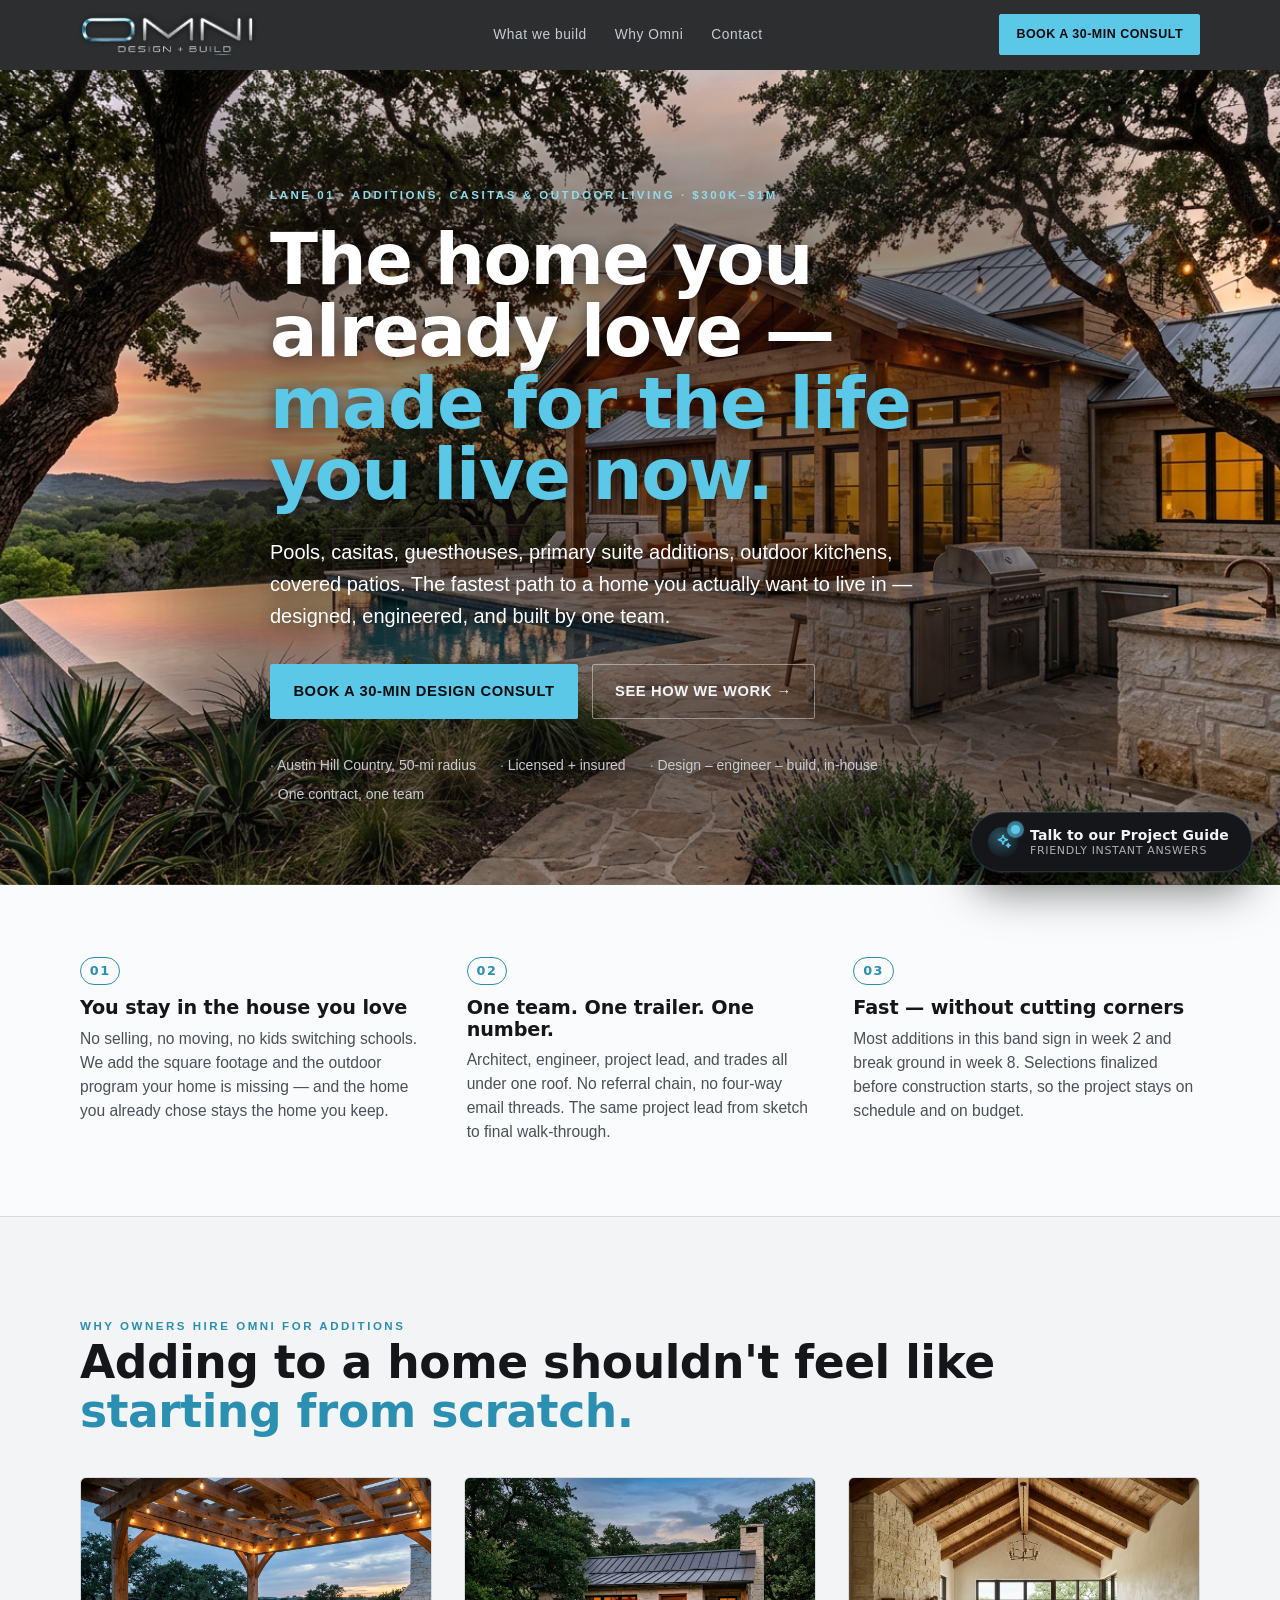
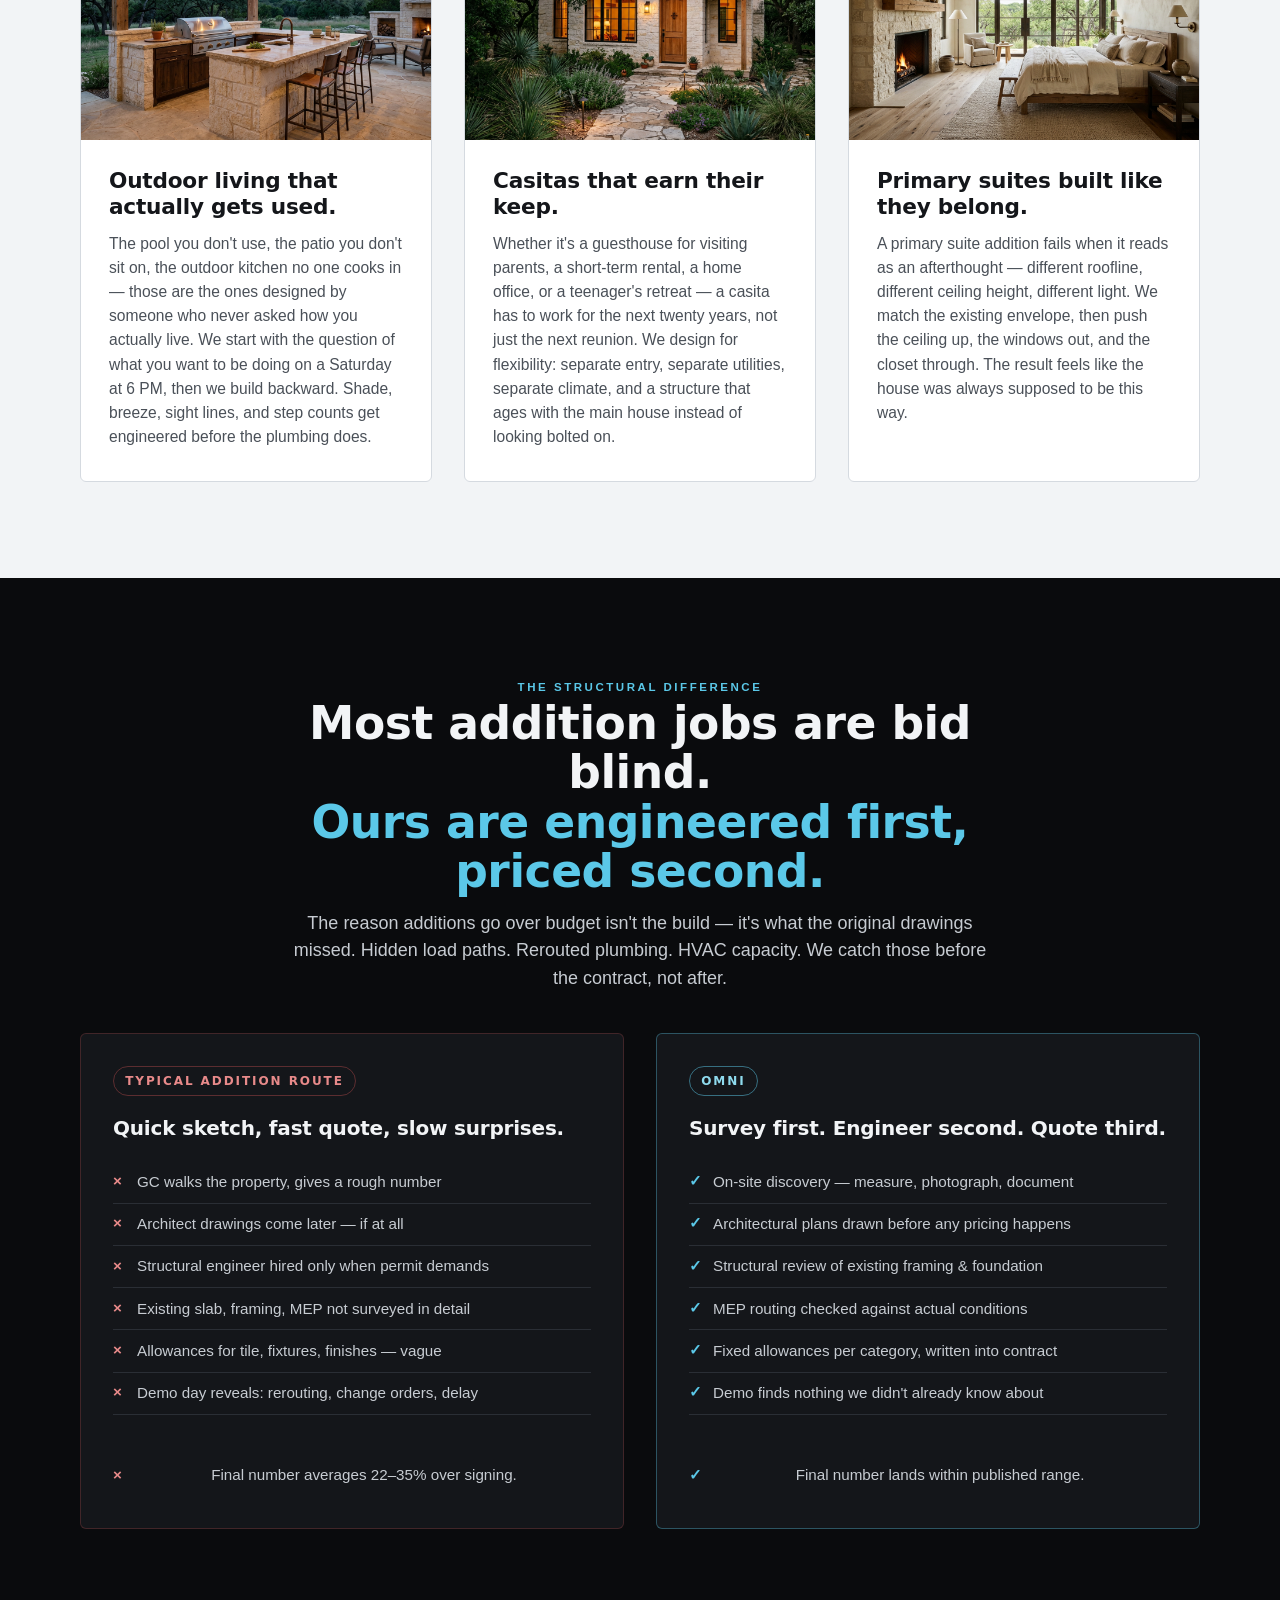
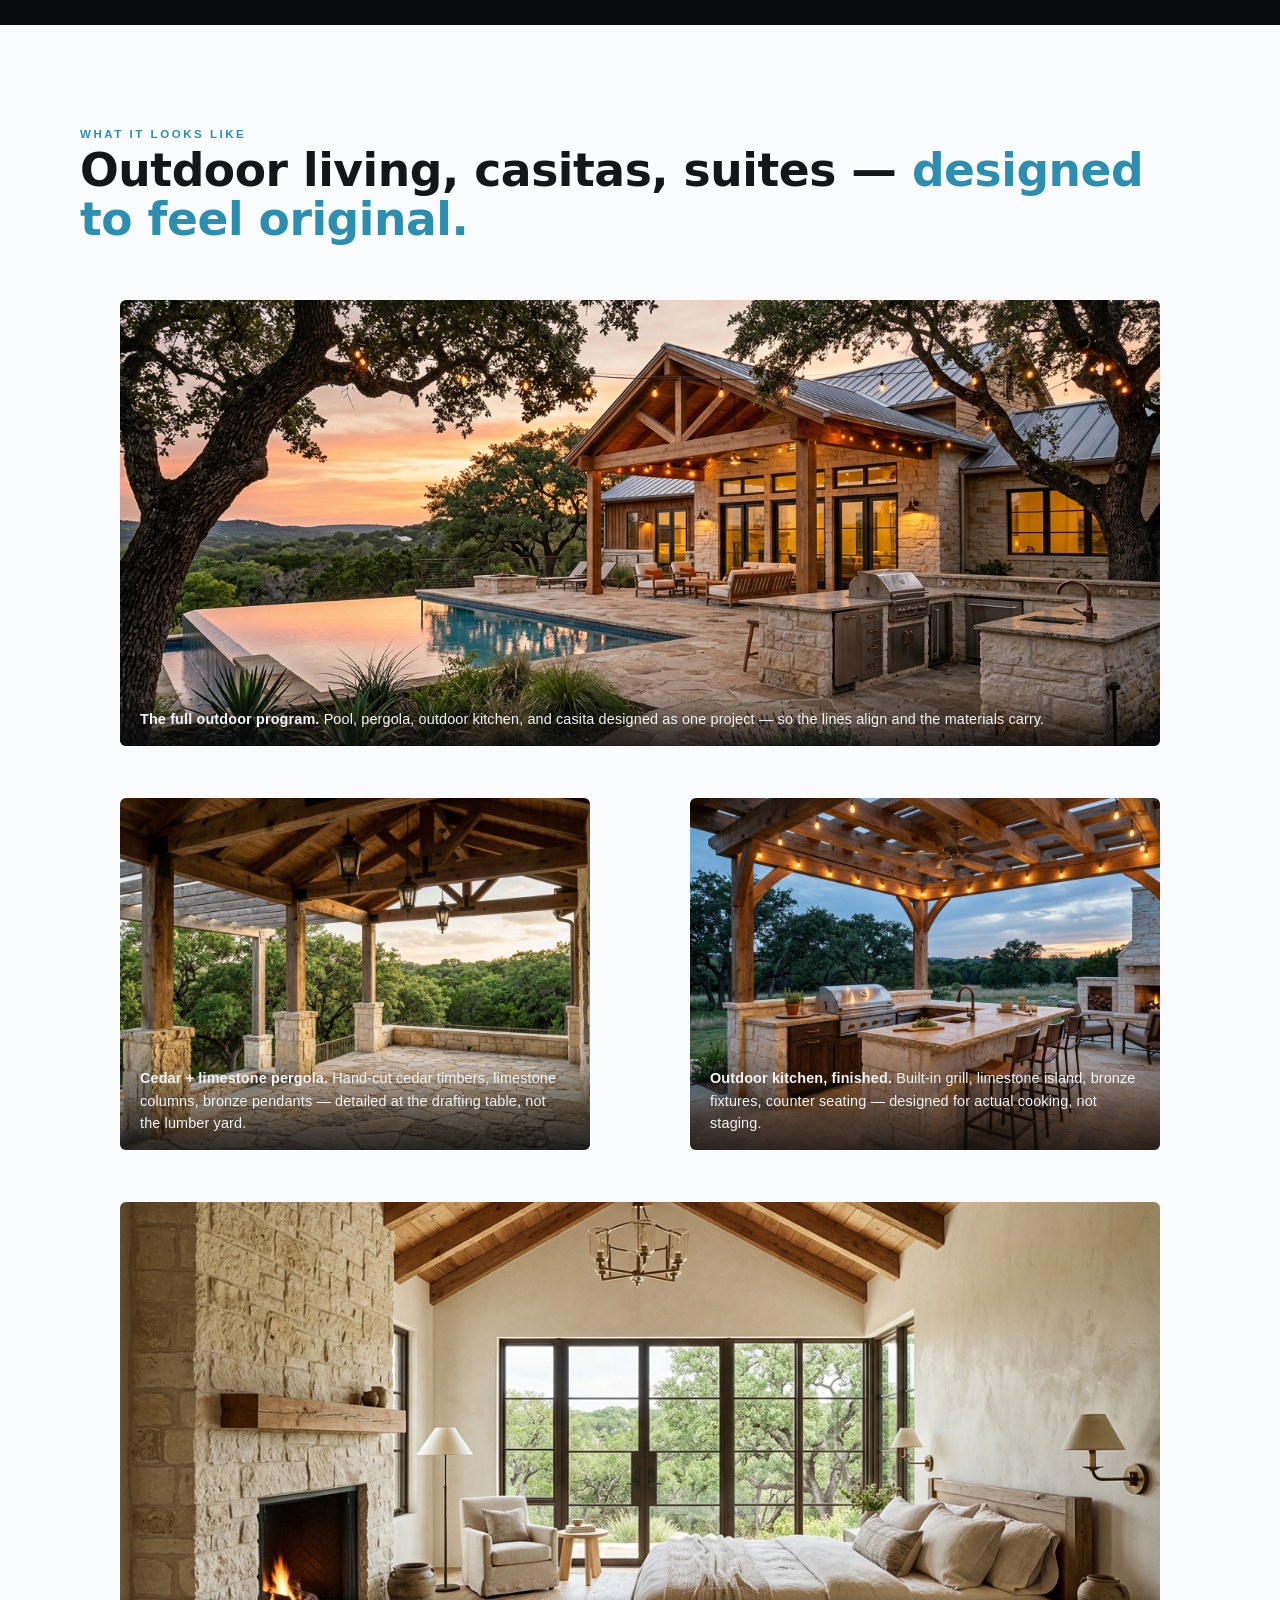
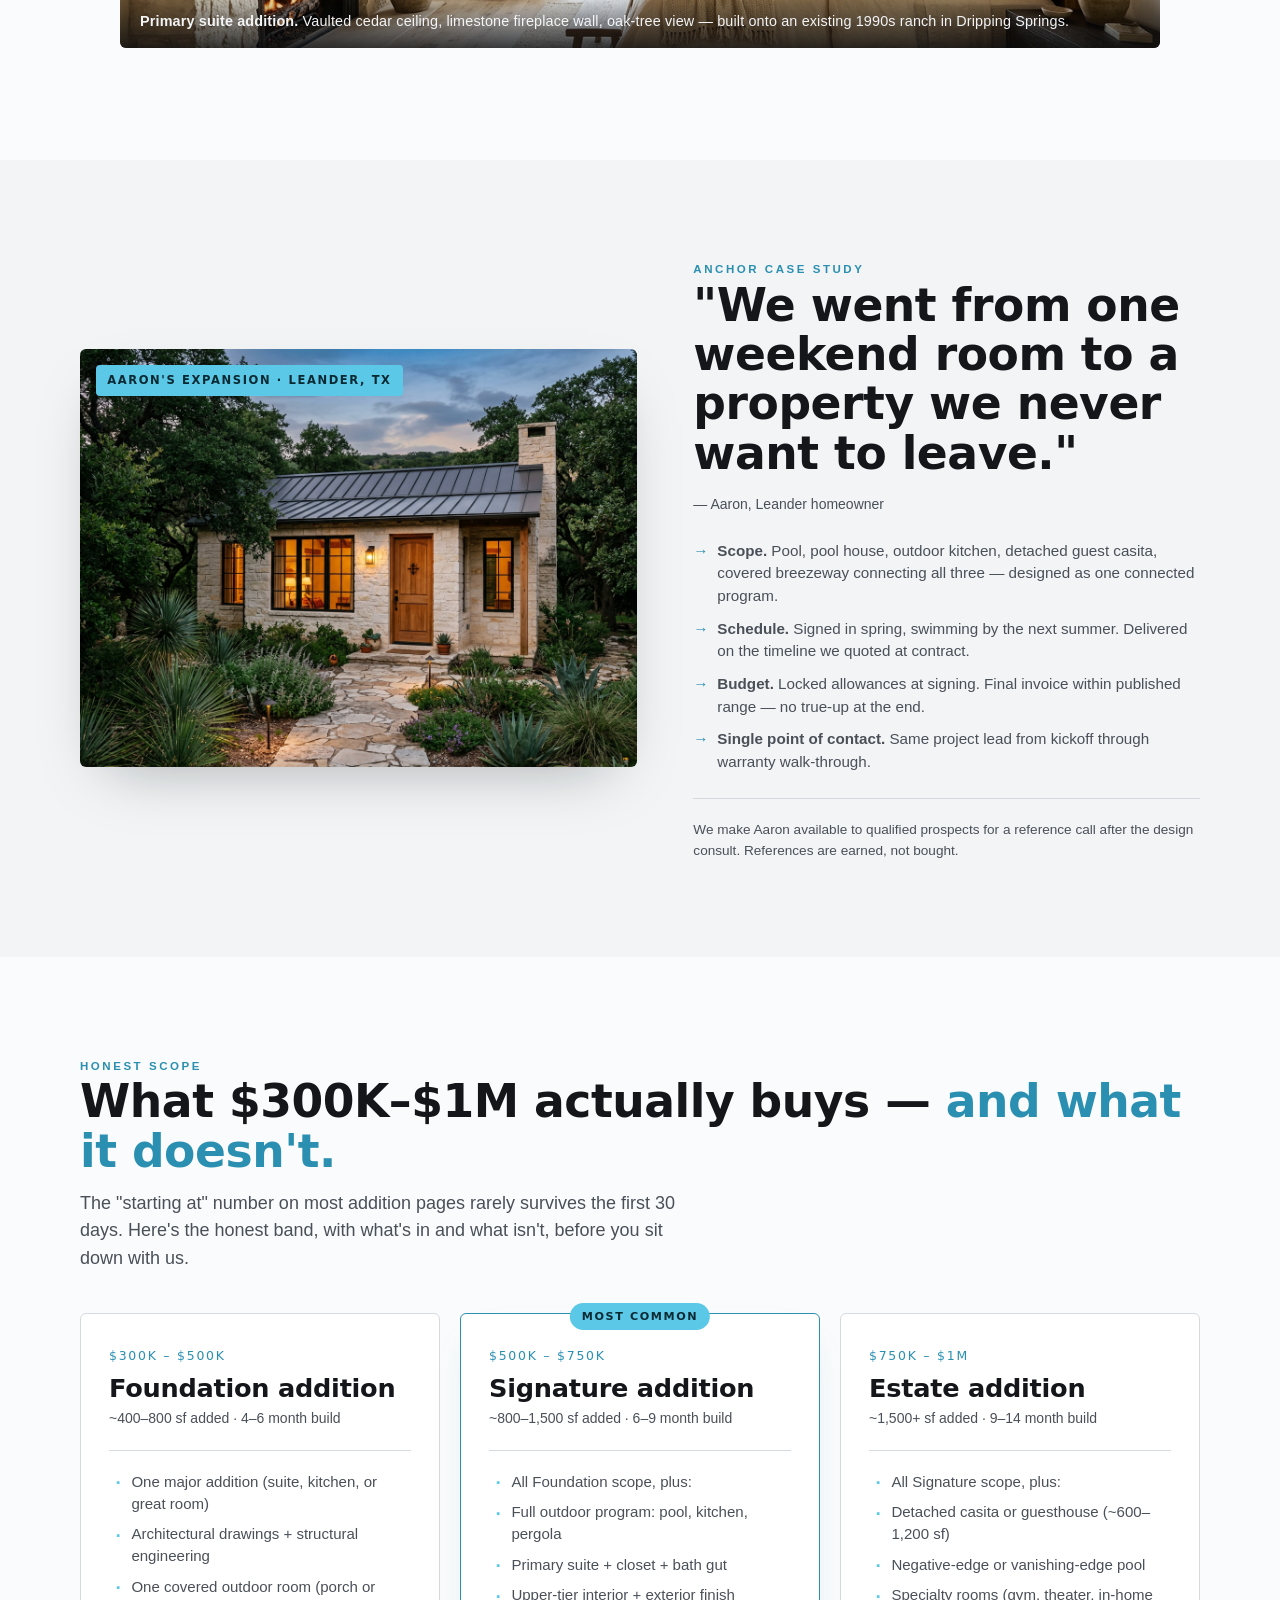
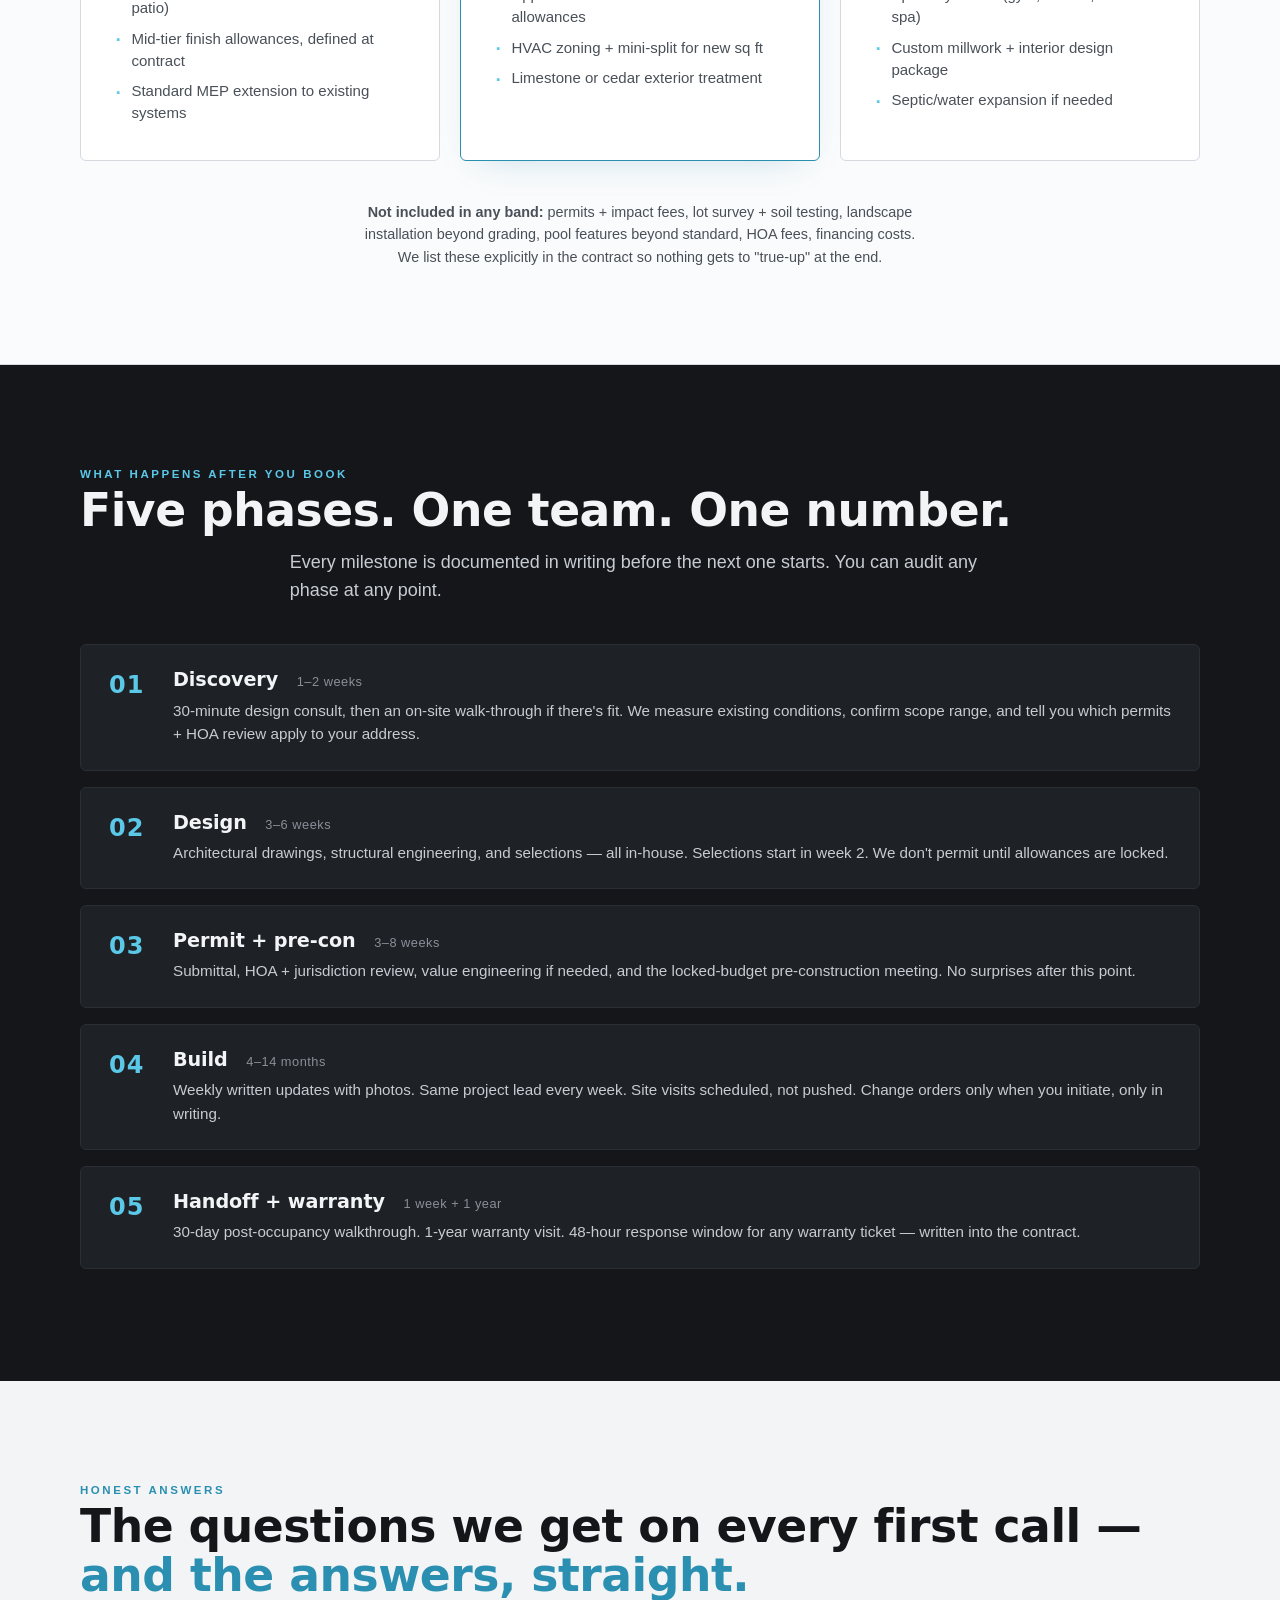
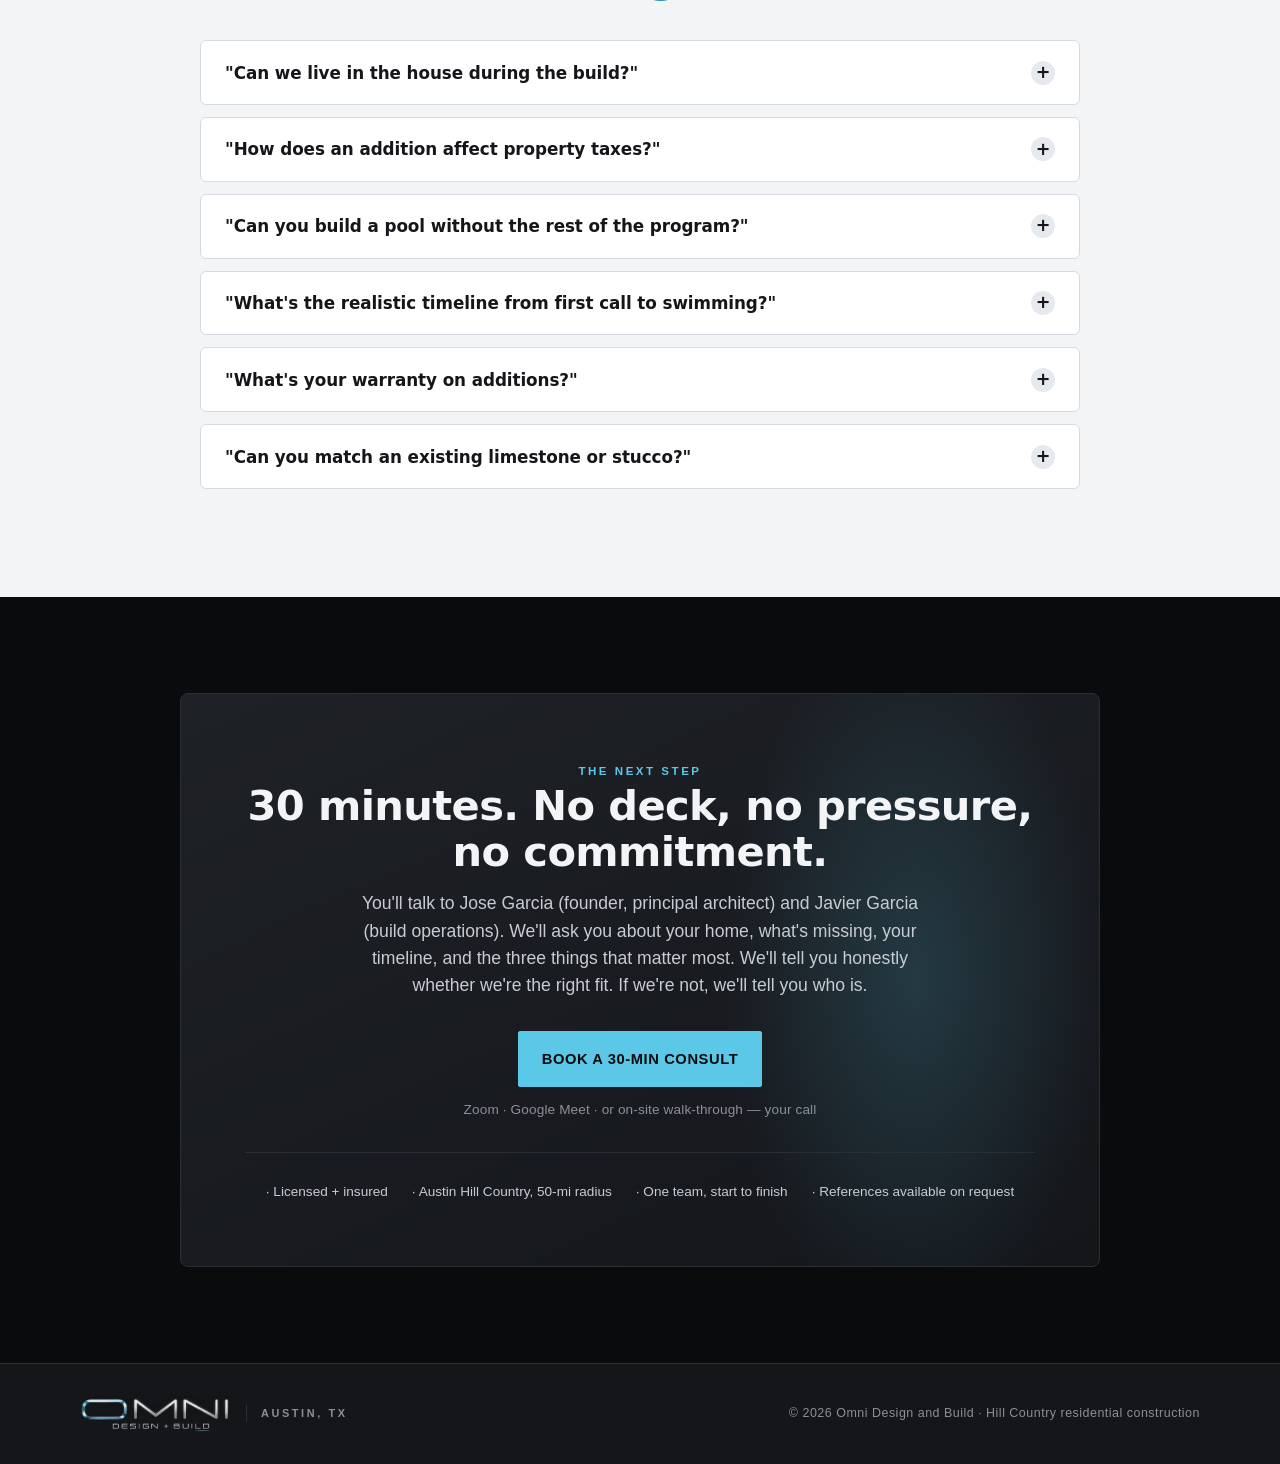
<file: lanes/additions.html>
<!doctype html>
<html lang="en">
  <head>
    <meta charset="utf-8" />
    <meta name="viewport" content="width=device-width, initial-scale=1" />
    <title>Additions, Casitas &amp; Outdoor Living — Omni Design and Build · Austin Hill Country</title>
    <meta
      name="description"
      content="Pools, casitas, guesthouses, primary suite additions, outdoor kitchens. Designed and built by a single Hill Country team. $300K–$1M, in-house, no architect referral chase."
    />
    <meta property="og:title" content="Additions, Casitas &amp; Outdoor Living — Omni Design and Build" />
    <meta
      property="og:description"
      content="Hill Country additions and outdoor living by a single team. Design, engineer, and build, all in one house."
    />
    <link rel="icon" href="data:image/svg+xml;utf8,%3Csvg xmlns='http://www.w3.org/2000/svg' viewBox='0 0 64 64'%3E%3Crect width='64' height='64' fill='%232A2620'/%3E%3Ccircle cx='32' cy='32' r='14' fill='none' stroke='%23C18A4A' stroke-width='4'/%3E%3C/svg%3E" />
    <link rel="stylesheet" href="../styles.css" />
    <link rel="stylesheet" href="../chatbot.css" />
    <link rel="stylesheet" href="custom-builds.css" />
  </head>
  <body>
    <!-- ============================================================
         HEADER
         ============================================================ -->
    <header class="site-header" id="siteHeader">
      <div class="container header-row">
        <a class="brand" href="../index.html" aria-label="Omni Design and Build — home">
          <img
            src="../images/omni_logo_transparent.png"
            alt="Omni Design and Build"
            class="brand-logo"
            width="1420"
            height="338"
          />
        </a>
        <nav class="nav" aria-label="Primary">
          <a href="../index.html#lanes">What we build</a>
          <a href="../index.html#credibility">Why Omni</a>
          <a href="../index.html#cta-foot">Contact</a>
        </nav>
        <a href="../book.html" class="btn btn-cta btn-cta-sm">
          <span class="btn-text-full">Book a 30-min consult</span>
          <span class="btn-text-short">Book consult</span>
        </a>
      </div>
    </header>

    <main id="top">
      <!-- ============================================================
           HERO
           ============================================================ -->
      <section class="cb-hero" aria-label="Additions, casitas, and outdoor living hero">
        <div class="cb-hero-bg">
          <img src="../images/additions_hero.png" alt="A Texas Hill Country home addition at golden hour with cedar pergola, infinity pool, outdoor kitchen, and limestone exterior framed by mature oaks" />
          <div class="cb-hero-shade"></div>
        </div>
        <div class="container cb-hero-inner">
          <span class="eyebrow eyebrow-cyan cb-hero-eyebrow">Lane 01 · Additions, Casitas &amp; Outdoor Living · $300K–$1M</span>
          <h1 class="cb-hero-h1">
            The home you already love —<br />
            <span class="cyan">made for the life you live now.</span>
          </h1>
          <p class="cb-hero-sub">
            Pools, casitas, guesthouses, primary suite additions, outdoor
            kitchens, covered patios. The fastest path to a home you actually
            want to live in — designed, engineered, and built by one team.
          </p>
          <div class="cb-hero-actions">
            <a href="../book.html" class="btn btn-cta">Book a 30-min design consult</a>
            <a href="#process" class="btn btn-ghost-light">See how we work →</a>
          </div>
          <ul class="cb-hero-trust">
            <li><span class="cyan">·</span> Austin Hill Country, 50-mi radius</li>
            <li><span class="cyan">·</span> Licensed + insured</li>
            <li><span class="cyan">·</span> Design – engineer – build, in-house</li>
            <li><span class="cyan">·</span> One contract, one team</li>
          </ul>
        </div>
      </section>

      <!-- ============================================================
           PROMISE STRIP
           ============================================================ -->
      <section class="cb-promise">
        <div class="container cb-promise-grid">
          <div class="cb-promise-item">
            <span class="cb-promise-num">01</span>
            <h3>You stay in the house you love</h3>
            <p>
              No selling, no moving, no kids switching schools. We add the
              square footage and the outdoor program your home is missing —
              and the home you already chose stays the home you keep.
            </p>
          </div>
          <div class="cb-promise-item">
            <span class="cb-promise-num">02</span>
            <h3>One team. One trailer. One number.</h3>
            <p>
              Architect, engineer, project lead, and trades all under one
              roof. No referral chain, no four-way email threads. The same
              project lead from sketch to final walk-through.
            </p>
          </div>
          <div class="cb-promise-item">
            <span class="cb-promise-num">03</span>
            <h3>Fast — without cutting corners</h3>
            <p>
              Most additions in this band sign in week 2 and break ground
              in week 8. Selections finalized before construction starts,
              so the project stays on schedule and on budget.
            </p>
          </div>
        </div>
      </section>

      <!-- ============================================================
           PILLARS
           ============================================================ -->
      <section class="cb-pillars" id="why">
        <div class="container">
          <div class="cb-section-head">
            <span class="eyebrow eyebrow-light">Why owners hire Omni for additions</span>
            <h2 class="cb-h2">
              Adding to a home shouldn't feel like
              <span class="cyan-deep">starting from scratch.</span>
            </h2>
          </div>

          <div class="cb-pillars-grid">
            <article class="cb-pillar">
              <div class="cb-pillar-img">
                <img src="../images/additions_outdoor.png" alt="A Hill Country outdoor kitchen with limestone island, bronze fixtures, and cedar pergola at evening" loading="lazy" />
              </div>
              <div>
                <h3>Outdoor living that actually gets used.</h3>
                <p>
                  The pool you don't use, the patio you don't sit on, the
                  outdoor kitchen no one cooks in — those are the ones
                  designed by someone who never asked how you actually
                  live. We start with the question of what you want to be
                  doing on a Saturday at 6 PM, then we build backward.
                  Shade, breeze, sight lines, and step counts get
                  engineered before the plumbing does.
                </p>
              </div>
            </article>

            <article class="cb-pillar">
              <div class="cb-pillar-img">
                <img src="../images/additions_casita.png" alt="A detached limestone-and-cedar guest casita at dusk with warm interior light" loading="lazy" />
              </div>
              <div>
                <h3>Casitas that earn their keep.</h3>
                <p>
                  Whether it's a guesthouse for visiting parents, a
                  short-term rental, a home office, or a teenager's
                  retreat — a casita has to work for the next twenty
                  years, not just the next reunion. We design for
                  flexibility: separate entry, separate utilities,
                  separate climate, and a structure that ages with the
                  main house instead of looking bolted on.
                </p>
              </div>
            </article>

            <article class="cb-pillar">
              <div class="cb-pillar-img">
                <img src="../images/additions_suite.png" alt="A Hill Country primary suite addition with vaulted cedar ceiling, limestone fireplace, and oak views" loading="lazy" />
              </div>
              <div>
                <h3>Primary suites built like they belong.</h3>
                <p>
                  A primary suite addition fails when it reads as an
                  afterthought — different roofline, different ceiling
                  height, different light. We match the existing
                  envelope, then push the ceiling up, the windows out,
                  and the closet through. The result feels like the
                  house was always supposed to be this way.
                </p>
              </div>
            </article>
          </div>
        </div>
      </section>

      <!-- ============================================================
           COMPARE
           ============================================================ -->
      <section class="cb-compare" id="why-one-team">
        <div class="container">
          <div class="cb-section-head cb-section-head--center">
            <span class="eyebrow eyebrow-cyan">The structural difference</span>
            <h2 class="cb-h2 cb-h2--inverse">
              Most addition jobs are bid blind.<br />
              <span class="cyan">Ours are engineered first, priced second.</span>
            </h2>
            <p class="cb-section-sub cb-section-sub--inverse">
              The reason additions go over budget isn't the build — it's
              what the original drawings missed. Hidden load paths.
              Rerouted plumbing. HVAC capacity. We catch those before
              the contract, not after.
            </p>
          </div>

          <div class="cb-compare-grid">
            <div class="cb-compare-col cb-compare-col--bad">
              <span class="cb-compare-tag">Typical addition route</span>
              <h3>Quick sketch, fast quote, slow surprises.</h3>
              <ul>
                <li>GC walks the property, gives a rough number</li>
                <li>Architect drawings come later — if at all</li>
                <li>Structural engineer hired only when permit demands</li>
                <li>Existing slab, framing, MEP not surveyed in detail</li>
                <li>Allowances for tile, fixtures, finishes — vague</li>
                <li>Demo day reveals: rerouting, change orders, delay</li>
                <li class="cb-compare-end">Final number averages 22–35% over signing.</li>
              </ul>
            </div>
            <div class="cb-compare-col cb-compare-col--good">
              <span class="cb-compare-tag">Omni</span>
              <h3>Survey first. Engineer second. Quote third.</h3>
              <ul>
                <li>On-site discovery — measure, photograph, document</li>
                <li>Architectural plans drawn before any pricing happens</li>
                <li>Structural review of existing framing &amp; foundation</li>
                <li>MEP routing checked against actual conditions</li>
                <li>Fixed allowances per category, written into contract</li>
                <li>Demo finds nothing we didn't already know about</li>
                <li class="cb-compare-end">Final number lands within published range.</li>
              </ul>
            </div>
          </div>
        </div>
      </section>

      <!-- ============================================================
           GALLERY
           ============================================================ -->
      <section class="cb-gallery">
        <div class="container">
          <div class="cb-section-head">
            <span class="eyebrow eyebrow-light">What it looks like</span>
            <h2 class="cb-h2">
              Outdoor living, casitas, suites —
              <span class="cyan-deep">designed to feel original.</span>
            </h2>
          </div>

          <div class="cb-gallery-grid">
            <figure class="cb-gallery-item cb-gallery-item--wide">
              <img src="../images/additions_hero.png" alt="A Hill Country home addition at golden hour with cedar pergola, infinity pool, outdoor kitchen, and limestone exterior" loading="lazy" />
              <figcaption>
                <strong>The full outdoor program.</strong> Pool, pergola,
                outdoor kitchen, and casita designed as one project — so
                the lines align and the materials carry.
              </figcaption>
            </figure>

            <figure class="cb-gallery-item">
              <img src="../images/additions_pergola.png" alt="A covered patio with cedar pergola and limestone columns over a flagstone floor" loading="lazy" />
              <figcaption>
                <strong>Cedar + limestone pergola.</strong> Hand-cut
                cedar timbers, limestone columns, bronze pendants —
                detailed at the drafting table, not the lumber yard.
              </figcaption>
            </figure>

            <figure class="cb-gallery-item">
              <img src="../images/additions_outdoor.png" alt="An outdoor kitchen with limestone island, bronze fixtures, cedar pergola, and string lights" loading="lazy" />
              <figcaption>
                <strong>Outdoor kitchen, finished.</strong> Built-in
                grill, limestone island, bronze fixtures, counter
                seating — designed for actual cooking, not staging.
              </figcaption>
            </figure>

            <figure class="cb-gallery-item cb-gallery-item--wide">
              <img src="../images/additions_suite.png" alt="A primary suite with vaulted cedar ceiling, limestone fireplace, and oak views" loading="lazy" />
              <figcaption>
                <strong>Primary suite addition.</strong> Vaulted cedar
                ceiling, limestone fireplace wall, oak-tree view — built
                onto an existing 1990s ranch in Dripping Springs.
              </figcaption>
            </figure>
          </div>
        </div>
      </section>

      <!-- ============================================================
           ANCHOR PROOF — Aaron's expansion
           ============================================================ -->
      <section class="cb-anchor" id="proof">
        <div class="container cb-anchor-grid">
          <div class="cb-anchor-img">
            <img src="../images/additions_casita.png" alt="Aaron's Leander expansion — limestone-and-cedar casita at dusk" loading="lazy" />
            <span class="cb-anchor-img-tag">Aaron's expansion · Leander, TX</span>
          </div>
          <div class="cb-anchor-copy">
            <span class="eyebrow eyebrow-light">Anchor case study</span>
            <h2 class="cb-h2">
              "We went from one weekend room to a property
              we never want to leave."
            </h2>
            <p class="cb-anchor-quote-attr">— Aaron, Leander homeowner</p>
            <ul class="cb-anchor-bullets">
              <li>
                <strong>Scope.</strong> Pool, pool house, outdoor kitchen,
                detached guest casita, covered breezeway connecting all
                three — designed as one connected program.
              </li>
              <li>
                <strong>Schedule.</strong> Signed in spring, swimming by
                the next summer. Delivered on the timeline we quoted at
                contract.
              </li>
              <li>
                <strong>Budget.</strong> Locked allowances at signing.
                Final invoice within published range — no true-up at the end.
              </li>
              <li>
                <strong>Single point of contact.</strong> Same project
                lead from kickoff through warranty walk-through.
              </li>
            </ul>
            <p class="cb-anchor-meta">
              We make Aaron available to qualified prospects for a
              reference call after the design consult. References are
              earned, not bought.
            </p>
          </div>
        </div>
      </section>

      <!-- ============================================================
           SCOPE BANDS
           ============================================================ -->
      <section class="cb-scope" id="scope">
        <div class="container">
          <div class="cb-section-head">
            <span class="eyebrow eyebrow-light">Honest scope</span>
            <h2 class="cb-h2">
              What $300K–$1M actually buys —
              <span class="cyan-deep">and what it doesn't.</span>
            </h2>
            <p class="cb-section-sub">
              The "starting at" number on most addition pages rarely
              survives the first 30 days. Here's the honest band, with
              what's in and what isn't, before you sit down with us.
            </p>
          </div>

          <div class="cb-scope-grid">
            <div class="cb-scope-band">
              <span class="cb-scope-band-label">$300K – $500K</span>
              <h3>Foundation addition</h3>
              <p class="cb-scope-band-sf">~400–800 sf added · 4–6 month build</p>
              <ul>
                <li>One major addition (suite, kitchen, or great room)</li>
                <li>Architectural drawings + structural engineering</li>
                <li>One covered outdoor room (porch or patio)</li>
                <li>Mid-tier finish allowances, defined at contract</li>
                <li>Standard MEP extension to existing systems</li>
              </ul>
            </div>
            <div class="cb-scope-band cb-scope-band--mid">
              <span class="cb-scope-band-label">$500K – $750K</span>
              <h3>Signature addition</h3>
              <p class="cb-scope-band-sf">~800–1,500 sf added · 6–9 month build</p>
              <ul>
                <li>All Foundation scope, plus:</li>
                <li>Full outdoor program: pool, kitchen, pergola</li>
                <li>Primary suite + closet + bath gut</li>
                <li>Upper-tier interior + exterior finish allowances</li>
                <li>HVAC zoning + mini-split for new sq ft</li>
                <li>Limestone or cedar exterior treatment</li>
              </ul>
            </div>
            <div class="cb-scope-band">
              <span class="cb-scope-band-label">$750K – $1M</span>
              <h3>Estate addition</h3>
              <p class="cb-scope-band-sf">~1,500+ sf added · 9–14 month build</p>
              <ul>
                <li>All Signature scope, plus:</li>
                <li>Detached casita or guesthouse (~600–1,200 sf)</li>
                <li>Negative-edge or vanishing-edge pool</li>
                <li>Specialty rooms (gym, theater, in-home spa)</li>
                <li>Custom millwork + interior design package</li>
                <li>Septic/water expansion if needed</li>
              </ul>
            </div>
          </div>

          <div class="cb-scope-note">
            <strong>Not included in any band:</strong> permits + impact
            fees, lot survey + soil testing, landscape installation
            beyond grading, pool features beyond standard, HOA fees,
            financing costs. We list these explicitly in the contract
            so nothing gets to "true-up" at the end.
          </div>
        </div>
      </section>

      <!-- ============================================================
           PROCESS
           ============================================================ -->
      <section class="cb-process" id="process">
        <div class="container">
          <div class="cb-section-head">
            <span class="eyebrow eyebrow-cyan">What happens after you book</span>
            <h2 class="cb-h2 cb-h2--inverse">
              Five phases. One team. One number.
            </h2>
            <p class="cb-section-sub cb-section-sub--inverse">
              Every milestone is documented in writing before the next
              one starts. You can audit any phase at any point.
            </p>
          </div>

          <ol class="cb-process-steps">
            <li>
              <span class="cb-step-num">01</span>
              <div>
                <h3>Discovery <span class="cb-step-time">1–2 weeks</span></h3>
                <p>
                  30-minute design consult, then an on-site walk-through
                  if there's fit. We measure existing conditions, confirm
                  scope range, and tell you which permits + HOA review
                  apply to your address.
                </p>
              </div>
            </li>
            <li>
              <span class="cb-step-num">02</span>
              <div>
                <h3>Design <span class="cb-step-time">3–6 weeks</span></h3>
                <p>
                  Architectural drawings, structural engineering, and
                  selections — all in-house. Selections start in week 2.
                  We don't permit until allowances are locked.
                </p>
              </div>
            </li>
            <li>
              <span class="cb-step-num">03</span>
              <div>
                <h3>Permit + pre-con <span class="cb-step-time">3–8 weeks</span></h3>
                <p>
                  Submittal, HOA + jurisdiction review, value engineering
                  if needed, and the locked-budget pre-construction
                  meeting. No surprises after this point.
                </p>
              </div>
            </li>
            <li>
              <span class="cb-step-num">04</span>
              <div>
                <h3>Build <span class="cb-step-time">4–14 months</span></h3>
                <p>
                  Weekly written updates with photos. Same project lead
                  every week. Site visits scheduled, not pushed. Change
                  orders only when you initiate, only in writing.
                </p>
              </div>
            </li>
            <li>
              <span class="cb-step-num">05</span>
              <div>
                <h3>Handoff + warranty <span class="cb-step-time">1 week + 1 year</span></h3>
                <p>
                  30-day post-occupancy walkthrough. 1-year warranty
                  visit. 48-hour response window for any warranty ticket
                  — written into the contract.
                </p>
              </div>
            </li>
          </ol>
        </div>
      </section>

      <!-- ============================================================
           FAQ
           ============================================================ -->
      <section class="cb-faq" id="faq">
        <div class="container">
          <div class="cb-section-head">
            <span class="eyebrow eyebrow-light">Honest answers</span>
            <h2 class="cb-h2">
              The questions we get on every first call —
              <span class="cyan-deep">and the answers, straight.</span>
            </h2>
          </div>

          <div class="cb-faq-list">
            <details class="cb-faq-item">
              <summary>
                <span>"Can we live in the house during the build?"</span>
                <span class="cb-faq-icon" aria-hidden="true">+</span>
              </summary>
              <div class="cb-faq-body">
                <p>
                  For most additions, yes — we set up a clean dust-wall
                  separation, route subs through a single entry, and
                  protect existing finishes. There are two cases where
                  we recommend a short-term move-out: kitchen gut paired
                  with primary suite gut (water and food at the same
                  time is a hard combo), and any structural opening
                  that requires temporary shoring. We'll tell you which
                  on the first call.
                </p>
              </div>
            </details>

            <details class="cb-faq-item">
              <summary>
                <span>"How does an addition affect property taxes?"</span>
                <span class="cb-faq-icon" aria-hidden="true">+</span>
              </summary>
              <div class="cb-faq-body">
                <p>
                  Travis and Hays counties reassess based on the permit
                  value and the new improvement. As a rule of thumb, expect
                  the addition's reassessed value to be roughly proportional
                  to the project cost, with the homestead cap (10%/year)
                  limiting how fast it phases in. We'll give you a realistic
                  estimate at design, and we recommend a quick call with
                  your county appraisal district before signing — it's a
                  free conversation that takes 15 minutes.
                </p>
              </div>
            </details>

            <details class="cb-faq-item">
              <summary>
                <span>"Can you build a pool without the rest of the program?"</span>
                <span class="cb-faq-icon" aria-hidden="true">+</span>
              </summary>
              <div class="cb-faq-body">
                <p>
                  Yes — and we will, if that's what fits. But we'll show
                  you the cost of doing it as a standalone project versus
                  doing it alongside the patio and outdoor kitchen you'll
                  almost certainly want within 18 months. The labor and
                  permit overhead doesn't double when you do them together
                  — it gets amortized once. Most owners save 12–18% by
                  bundling, and the design lines actually align.
                </p>
              </div>
            </details>

            <details class="cb-faq-item">
              <summary>
                <span>"What's the realistic timeline from first call to swimming?"</span>
                <span class="cb-faq-icon" aria-hidden="true">+</span>
              </summary>
              <div class="cb-faq-body">
                <p>
                  For a Foundation-band project: 4–7 months from contract
                  to occupancy. For Signature: 6–10 months. For Estate:
                  9–14 months. The variable is permit + HOA review (some
                  Hill Country jurisdictions are predictable, some aren't
                  — we'll tell you which on the first call once we know
                  your address). What we won't do is quote a 4-month
                  build that we know is 7.
                </p>
              </div>
            </details>

            <details class="cb-faq-item">
              <summary>
                <span>"What's your warranty on additions?"</span>
                <span class="cb-faq-icon" aria-hidden="true">+</span>
              </summary>
              <div class="cb-faq-body">
                <p>
                  One-year comprehensive on workmanship. Two years on
                  systems we install (electrical, plumbing, HVAC, pool
                  equipment). Ten years on structural. The line you
                  actually care about: 48-hour response window on every
                  warranty ticket, written into the contract.
                </p>
              </div>
            </details>

            <details class="cb-faq-item">
              <summary>
                <span>"Can you match an existing limestone or stucco?"</span>
                <span class="cb-faq-icon" aria-hidden="true">+</span>
              </summary>
              <div class="cb-faq-body">
                <p>
                  Yes — we sample the existing material, identify the
                  quarry or supplier where possible, and order from the
                  same source. Where the original is no longer available,
                  we tell you upfront and show two or three closest matches
                  before signing. We'd rather have that conversation
                  in week 1 than week 14.
                </p>
              </div>
            </details>
          </div>
        </div>
      </section>

      <!-- ============================================================
           FINAL CTA
           ============================================================ -->
      <section class="cb-cta" id="book">
        <div class="container">
          <div class="cb-cta-card">
            <span class="eyebrow eyebrow-cyan">The next step</span>
            <h2 class="cb-cta-h2">
              30 minutes. No deck, no pressure, no commitment.
            </h2>
            <p class="cb-cta-sub">
              You'll talk to Jose Garcia (founder, principal architect)
              and Javier Garcia (build operations). We'll ask you about
              your home, what's missing, your timeline, and the three
              things that matter most. We'll tell you honestly whether
              we're the right fit. If we're not, we'll tell you who is.
            </p>
            <div class="cb-cta-actions">
              <a href="../book.html" class="btn btn-cta">Book a 30-min consult</a>
              <span class="cb-cta-meta">Zoom · Google Meet · or on-site walk-through — your call</span>
            </div>
            <ul class="cb-cta-trust">
              <li>· Licensed + insured</li>
              <li>· Austin Hill Country, 50-mi radius</li>
              <li>· One team, start to finish</li>
              <li>· References available on request</li>
            </ul>
          </div>
        </div>
      </section>
    </main>

    <!-- ============================================================
         FOOTER
         ============================================================ -->
    <footer class="site-footer">
      <div class="container footer-row">
        <div class="footer-brand">
          <img
            src="../images/omni_logo_transparent.png"
            alt="Omni Design and Build"
            class="footer-logo"
            width="1420"
            height="338"
          />
          <span class="footer-tag">AUSTIN, TX</span>
        </div>
        <p class="footer-meta">
          © 2026 Omni Design and Build · Hill Country residential construction
        </p>
      </div>
    </footer>

    <script>
      // Header scroll state
      (function () {
        const header = document.getElementById('siteHeader');
        if (!header) return;
        const onScroll = () => {
          if (window.scrollY > 24) header.classList.add('is-scrolled');
          else header.classList.remove('is-scrolled');
        };
        window.addEventListener('scroll', onScroll, { passive: true });
        onScroll();
      })();
    </script>
    <script src="../chatbot.js" defer></script>
  <script data-pplx-inline-edit>
(function () {
  if (window === window.top) return;

  const allowedParentOrigins = ["https://www.perplexity.ai","https://perplexity.ai","https://testing.perplexity.ai","https://staging.perplexity.ai","https://*.preview.i.perplexity.ai","http://localhost:3000","http://127.0.0.1:3000","http://localhost:5173","http://127.0.0.1:5173"];
  const MAX_FONT_BYTES = 500 * 1024;
  const MAX_TOTAL_FONT_BYTES = 2 * 1024 * 1024;
  let scrollForwarding = false;
  let scrollRaf = 0;
  let trustedTopOrigin = null;

  // Allow entries like "https://*.preview.i.perplexity.ai" — the wildcard
  // matches a single DNS label (no dots), so "https://*.foo" cannot stretch
  // across multiple labels.
  function matchesAllowedOrigin(origin) {
    if (!origin) return false;
    for (const entry of allowedParentOrigins) {
      if (!entry.includes("*")) {
        if (entry === origin) return true;
        continue;
      }
      const pattern = new RegExp(
        "^" +
          entry.replace(/[.+?^${}()|[\]\\]/g, "\\$&").replace(/\*/g, "[^.]+") +
          "$",
      );
      if (pattern.test(origin)) return true;
    }
    return false;
  }

  // Trust decision: when the sender is same-origin-visible (event.origin is a
  // real origin like https://www.perplexity.ai) we trust event.origin directly.
  // When event.origin is "null" (opaque broker srcdoc), we fall back to the
  // broker's stamped `parentOrigin` to identify the top window. The fallback
  // is claim-only — we rely on the browser's native `targetOrigin` enforcement
  // on the response path (see postToTrustedTop) to ensure replies can't be
  // delivered to anyone but the actual top window of that claimed origin.
  function getTrustedParentOrigin(event) {
    const forwardedParentOrigin =
      typeof event.data.parentOrigin === "string" ? event.data.parentOrigin : null;
    const parentOrigin = event.origin === "null" ? forwardedParentOrigin : event.origin;
    return matchesAllowedOrigin(parentOrigin) ? parentOrigin : null;
  }

  // All responses go to window.top with targetOrigin = the allowlisted origin.
  // An attacker that iframes us inside their own null-origin broker can claim
  // any parentOrigin they like, but the browser will drop the reply whenever
  // the real top's origin doesn't match — so the screenshot never leaves.
  function postToTrustedTop(message) {
    if (!trustedTopOrigin) return;
    try {
      window.top.postMessage(message, trustedTopOrigin);
    } catch (_error) {}
  }

  function inlineAll(original, clone) {
    if (original.nodeType !== 1 || clone.nodeType !== 1) return;

    try {
      const computedStyle = getComputedStyle(original);
      // cssText on a computed style is the serialized declaration in modern
      // Chromium/Safari — a single read beats enumerating ~400 longhand
      // properties. Firefox returns "" here, so we fall back on empty.
      const serialized = computedStyle.cssText;
      if (serialized) {
        clone.style.cssText = serialized;
      } else {
        const parts = new Array(computedStyle.length);
        for (let index = 0; index < computedStyle.length; index += 1) {
          const property = computedStyle[index];
          parts[index] = `${property}:${computedStyle.getPropertyValue(property)};`;
        }
        clone.style.cssText = parts.join("");
      }
    } catch (_error) {}

    const originalChildren = original.children;
    const clonedChildren = clone.children;
    for (
      let index = 0;
      index < originalChildren.length && index < clonedChildren.length;
      index += 1
    ) {
      inlineAll(originalChildren[index], clonedChildren[index]);
    }
  }

  function extractFontUrl(srcValue) {
    const matches = [
      ...srcValue.matchAll(
        /url\(["']?([^"')]+)["']?\)(?:\s*format\(["']?([^"')]+)["']?\))?/gi,
      ),
    ];
    if (matches.length === 0) return null;
    const woff2 = matches.find((m) => m[2] && m[2].toLowerCase().includes("woff2"));
    if (woff2) return woff2[1];
    const woff = matches.find((m) => m[2] && m[2].toLowerCase().includes("woff"));
    if (woff) return woff[1];
    return matches[0][1];
  }

  // Cache resolved font URL -> data URI across captures. Fonts on a page
  // essentially never change, and a batch run emits multiple captures back to
  // back — without this we'd refetch + re-base64 every time.
  const fontDataUriCache = new Map();
  const SRC_DECLARATION_RE = /src\s*:\s*[^;}]+/i;

  async function fetchAsDataUri(url) {
    if (fontDataUriCache.has(url)) return fontDataUriCache.get(url);
    let dataUri = null;
    try {
      const response = await fetch(url, { mode: "cors", credentials: "omit" });
      if (response.ok) {
        const blob = await response.blob();
        if (blob.size <= MAX_FONT_BYTES) {
          dataUri = await new Promise((resolve) => {
            const reader = new FileReader();
            reader.onloadend = () =>
              resolve(typeof reader.result === "string" ? reader.result : null);
            reader.onerror = () => resolve(null);
            reader.readAsDataURL(blob);
          });
        }
      }
    } catch (_error) {
      dataUri = null;
    }
    fontDataUriCache.set(url, dataUri);
    return dataUri;
  }

  function collectFontFaceRuleTexts() {
    const rules = [];
    for (const sheet of document.styleSheets) {
      let cssRules;
      try {
        cssRules = sheet.cssRules;
      } catch (_error) {
        continue;
      }
      if (!cssRules) continue;
      for (const rule of cssRules) {
        const cssText = rule.cssText || "";
        if (cssText.startsWith("@font-face")) rules.push(cssText);
      }
    }
    return rules;
  }

  async function buildInlinedFontCss() {
    const ruleTexts = collectFontFaceRuleTexts();
    if (ruleTexts.length === 0) return null;

    const resolved = ruleTexts.map((cssText) => {
      if (!SRC_DECLARATION_RE.test(cssText)) return null;
      const srcMatch = cssText.match(/src\s*:\s*([^;}]+)[;}]/i);
      if (!srcMatch) return null;
      const url = extractFontUrl(srcMatch[1]);
      if (!url) return null;
      try {
        return { cssText, url: new URL(url, document.baseURI).href };
      } catch (_error) {
        return null;
      }
    });

    const dataUris = await Promise.all(
      resolved.map((entry) => (entry ? fetchAsDataUri(entry.url) : Promise.resolve(null))),
    );

    const inlined = [];
    let totalBytes = 0;
    for (let index = 0; index < resolved.length; index += 1) {
      const entry = resolved[index];
      const dataUri = dataUris[index];
      if (!entry || !dataUri) continue;
      const approxBytes = dataUri.length * 0.75;
      if (totalBytes + approxBytes > MAX_TOTAL_FONT_BYTES) break;
      totalBytes += approxBytes;
      inlined.push(entry.cssText.replace(SRC_DECLARATION_RE, `src: url("${dataUri}")`));
    }
    return inlined.length > 0 ? inlined.join("\n") : null;
  }

  function stripExternal(clone) {
    const images = clone.querySelectorAll("img");
    for (let index = 0; index < images.length; index += 1) {
      const src = images[index].getAttribute("src");
      if (src && !src.startsWith("data:")) images[index].removeAttribute("src");
    }

    const elements = clone.querySelectorAll("*");
    for (let index = 0; index < elements.length; index += 1) {
      const style = elements[index].style.cssText;
      if (style && style.includes("url(")) {
        elements[index].style.cssText = style.replace(
          /url\(["']?(?!data:)[^)"']*["']?\)/gi,
          "none",
        );
      }
    }
  }

  function emitScroll() {
    scrollRaf = 0;
    if (!scrollForwarding) return;
    postToTrustedTop({
      type: "INLINE_EDIT_SCROLL",
      scrollX: window.scrollX,
      scrollY: window.scrollY,
    });
  }

  window.addEventListener(
    "scroll",
    function () {
      if (!scrollForwarding || scrollRaf) return;
      scrollRaf = requestAnimationFrame(emitScroll);
    },
    { passive: true, capture: true },
  );

  async function handleCaptureRequest(event) {
    const requestId = event.data.requestId;
    const scrollX = window.scrollX;
    const scrollY = window.scrollY;
    const width = window.innerWidth;
    const height = window.innerHeight;

    function postResult(dataUrl) {
      postToTrustedTop({
        type: "INLINE_EDIT_SCREENSHOT_RESULT",
        requestId,
        dataUrl,
        scrollX,
        scrollY,
      });
    }

    try {
      // Wait for any pending web fonts to resolve so both inline metrics and
      // the @font-face inlining below see the same loaded faces.
      if (document.fonts && document.fonts.ready) {
        try {
          await document.fonts.ready;
        } catch (_error) {}
      }

      const clone = document.documentElement.cloneNode(true);
      inlineAll(document.documentElement, clone);

      const removedNodes = clone.querySelectorAll("script,link[rel=\"stylesheet\"],style");
      for (let index = 0; index < removedNodes.length; index += 1) {
        removedNodes[index].remove();
      }

      stripExternal(clone);

      // Re-embed web fonts as data-URI @font-face rules so the SVG rasterizer
      // can resolve them — external font URLs aren't fetched during
      // foreignObject rendering, which would otherwise force a fallback face
      // and change text metrics.
      const inlinedFontCss = await buildInlinedFontCss();
      if (inlinedFontCss) {
        const styleEl = document.createElement("style");
        styleEl.textContent = inlinedFontCss;
        const head = clone.querySelector("head");
        if (head) head.appendChild(styleEl);
        else clone.insertBefore(styleEl, clone.firstChild);
      }

      const html = new XMLSerializer().serializeToString(clone);
      const svg =
        `<svg xmlns="http://www.w3.org/2000/svg" width="${width}" height="${height}">` +
        '<foreignObject width="100%" height="100%">' +
        `<div xmlns="http://www.w3.org/1999/xhtml" style="width:${width}px;height:${height}px;overflow:hidden">` +
        `<div style="transform:translate(-${scrollX}px,-${scrollY}px);transform-origin:top left">` +
        html +
        "</div></div></foreignObject></svg>";
      const svgUrl = `data:image/svg+xml;charset=utf-8,${encodeURIComponent(svg)}`;
      const image = new Image();
      image.onload = function () {
        const canvas = document.createElement("canvas");
        canvas.width = width;
        canvas.height = height;
        canvas.getContext("2d").drawImage(image, 0, 0);
        postResult(canvas.toDataURL("image/png"));
      };
      image.onerror = function () {
        postResult(null);
      };
      image.src = svgUrl;
    } catch (_error) {
      postResult(null);
    }
  }

  window.addEventListener("message", function (event) {
    if (!event.data) return;
    // Only accept messages from the direct parent frame. Blocks sibling /
    // unrelated-window postMessage senders that could otherwise reach us.
    if (event.source !== window.parent) return;

    const trustedParentOrigin = getTrustedParentOrigin(event);
    if (!trustedParentOrigin) return;
    trustedTopOrigin = trustedParentOrigin;

    if (event.data.type === "INLINE_EDIT_SCROLL_START") {
      scrollForwarding = true;
      emitScroll();
      return;
    }

    if (event.data.type === "INLINE_EDIT_SCROLL_STOP") {
      scrollForwarding = false;
      if (scrollRaf) cancelAnimationFrame(scrollRaf);
      scrollRaf = 0;
      return;
    }

    if (event.data.type !== "INLINE_EDIT_CAPTURE_REQUEST") return;

    handleCaptureRequest(event);
  });
})();

</script></body>
</html>
</file>
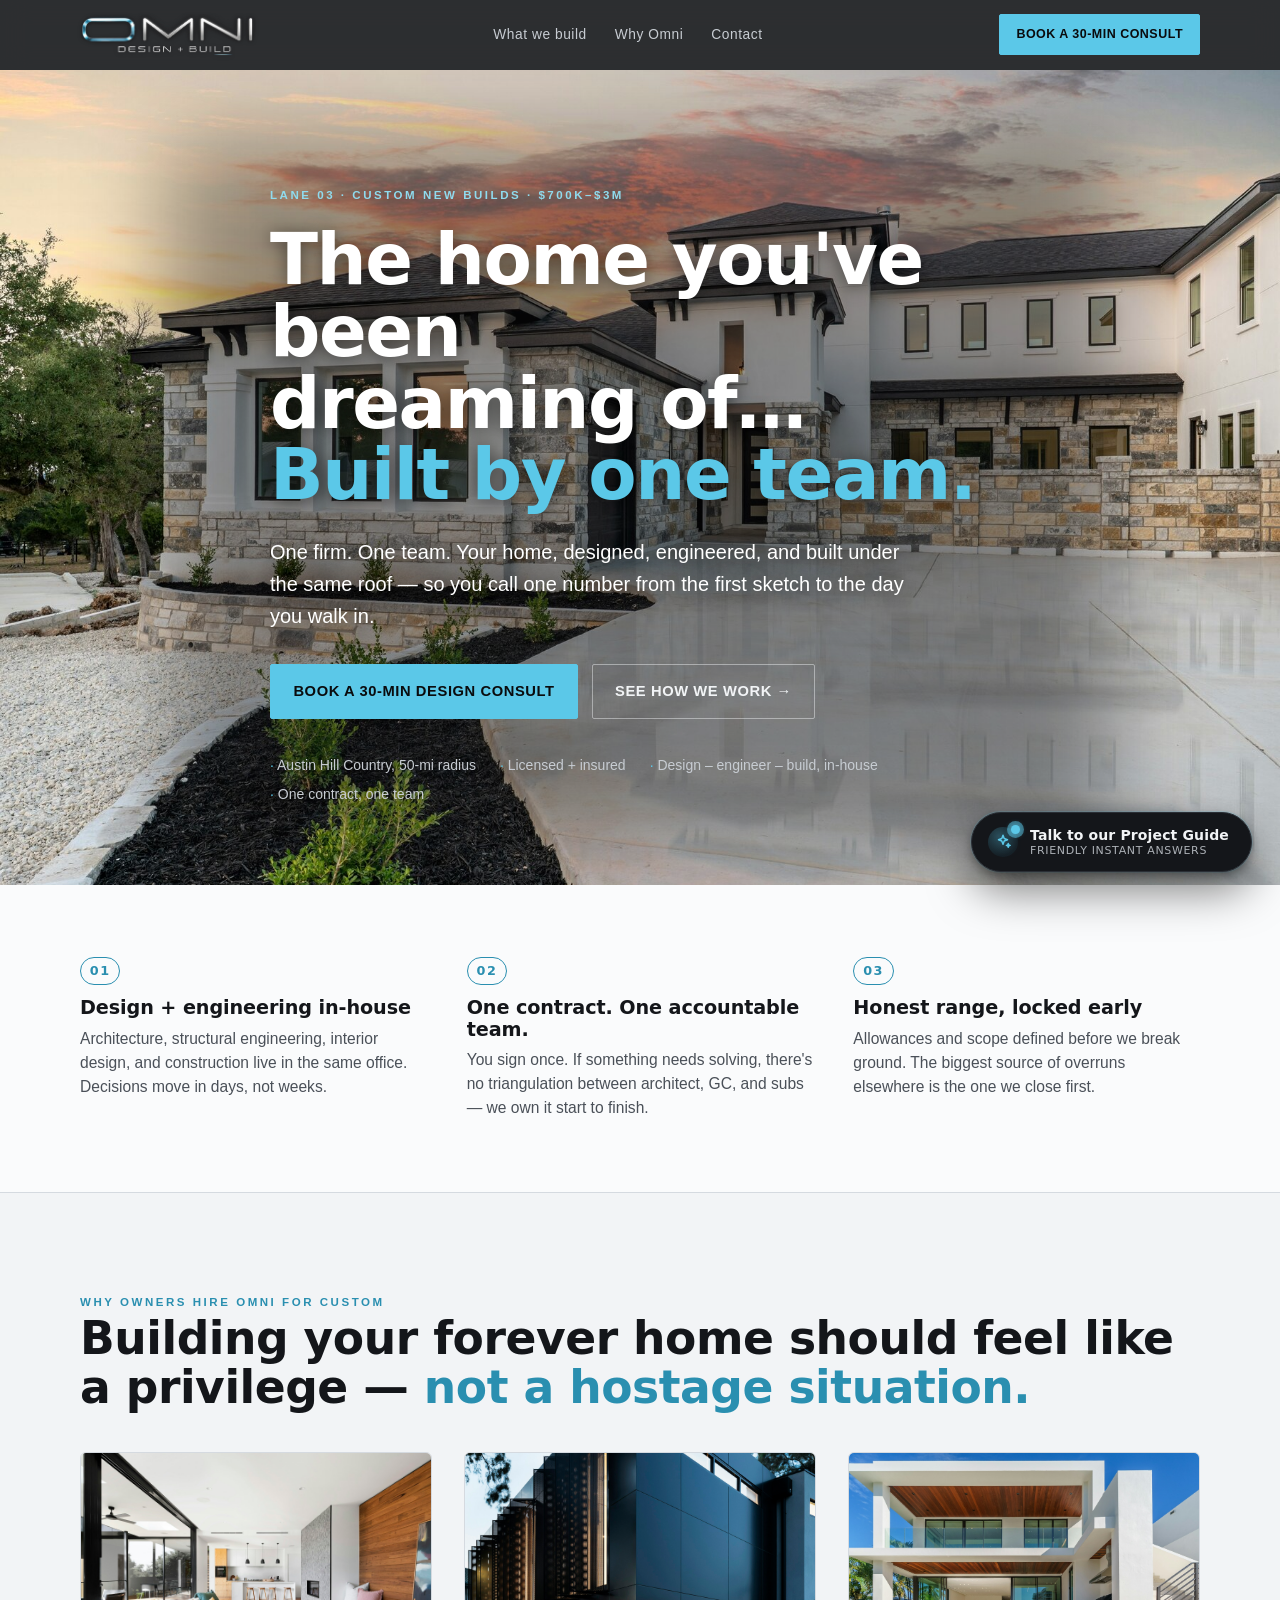
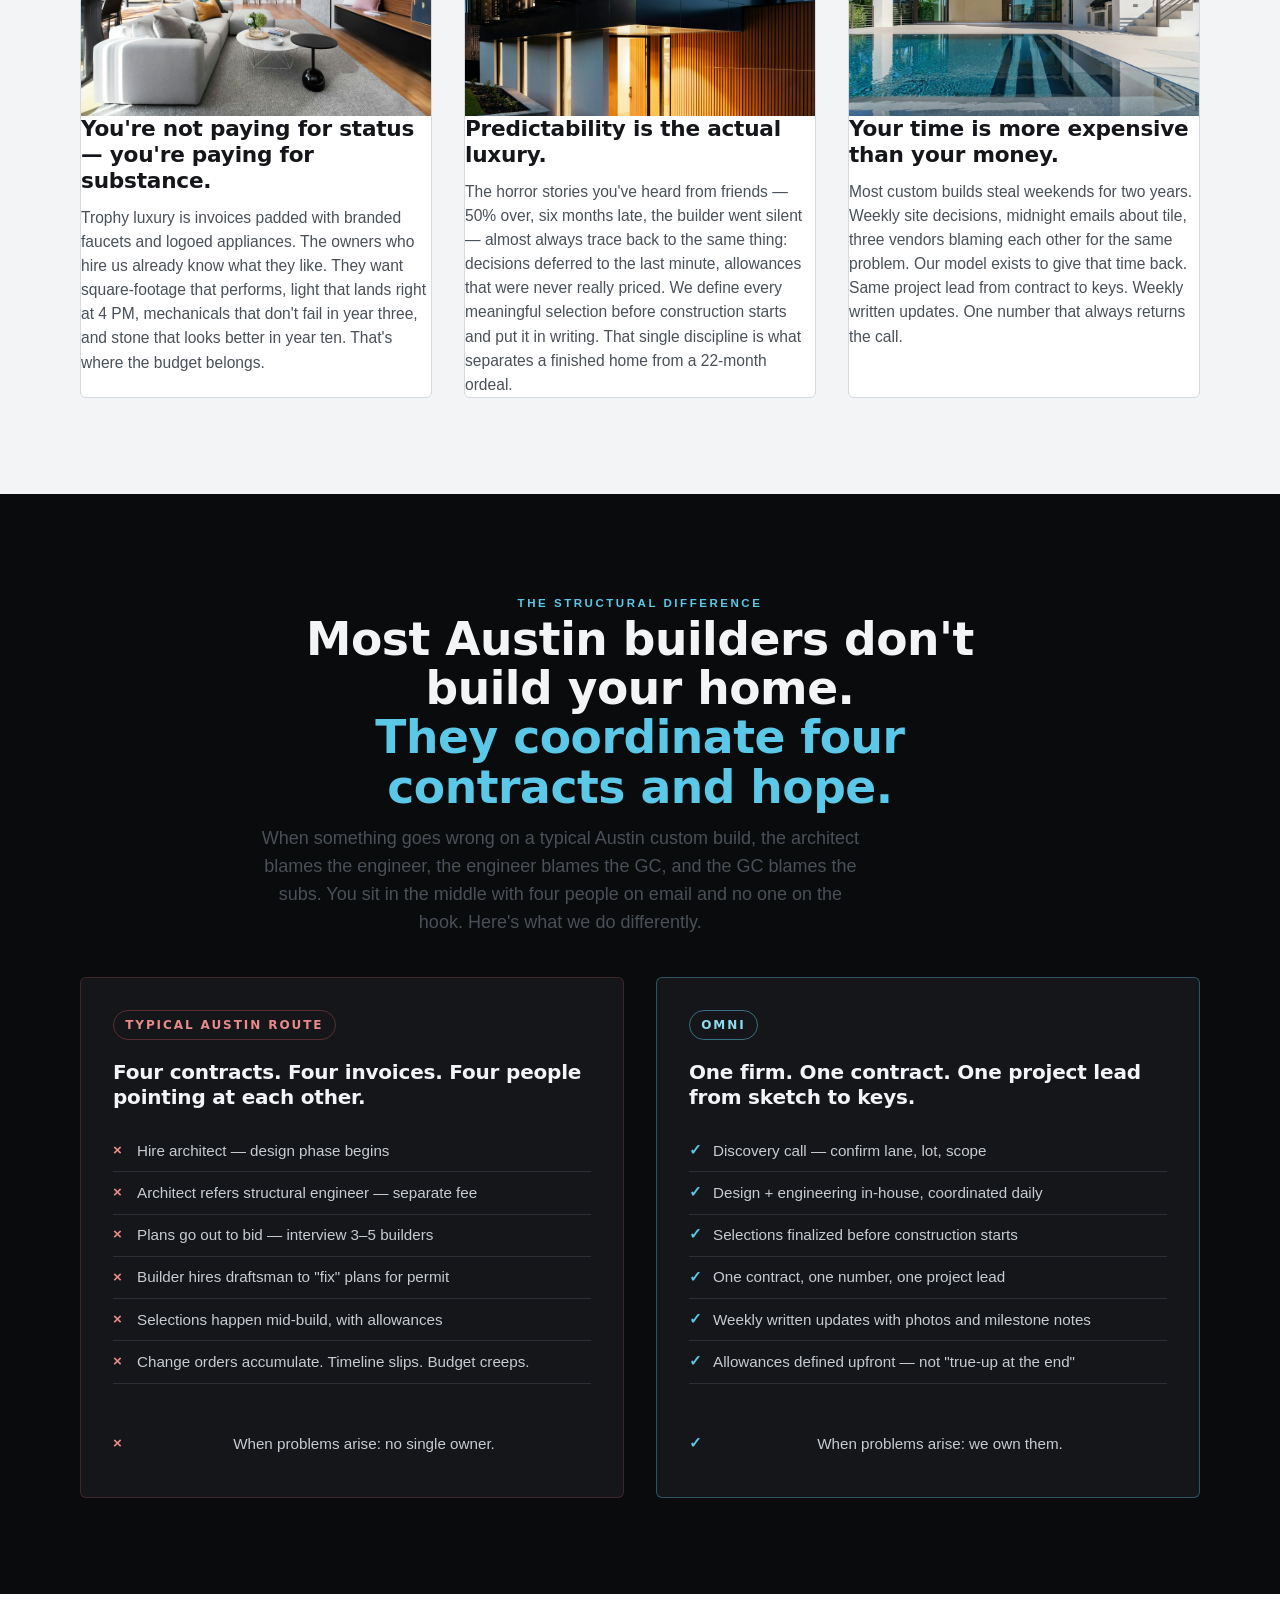
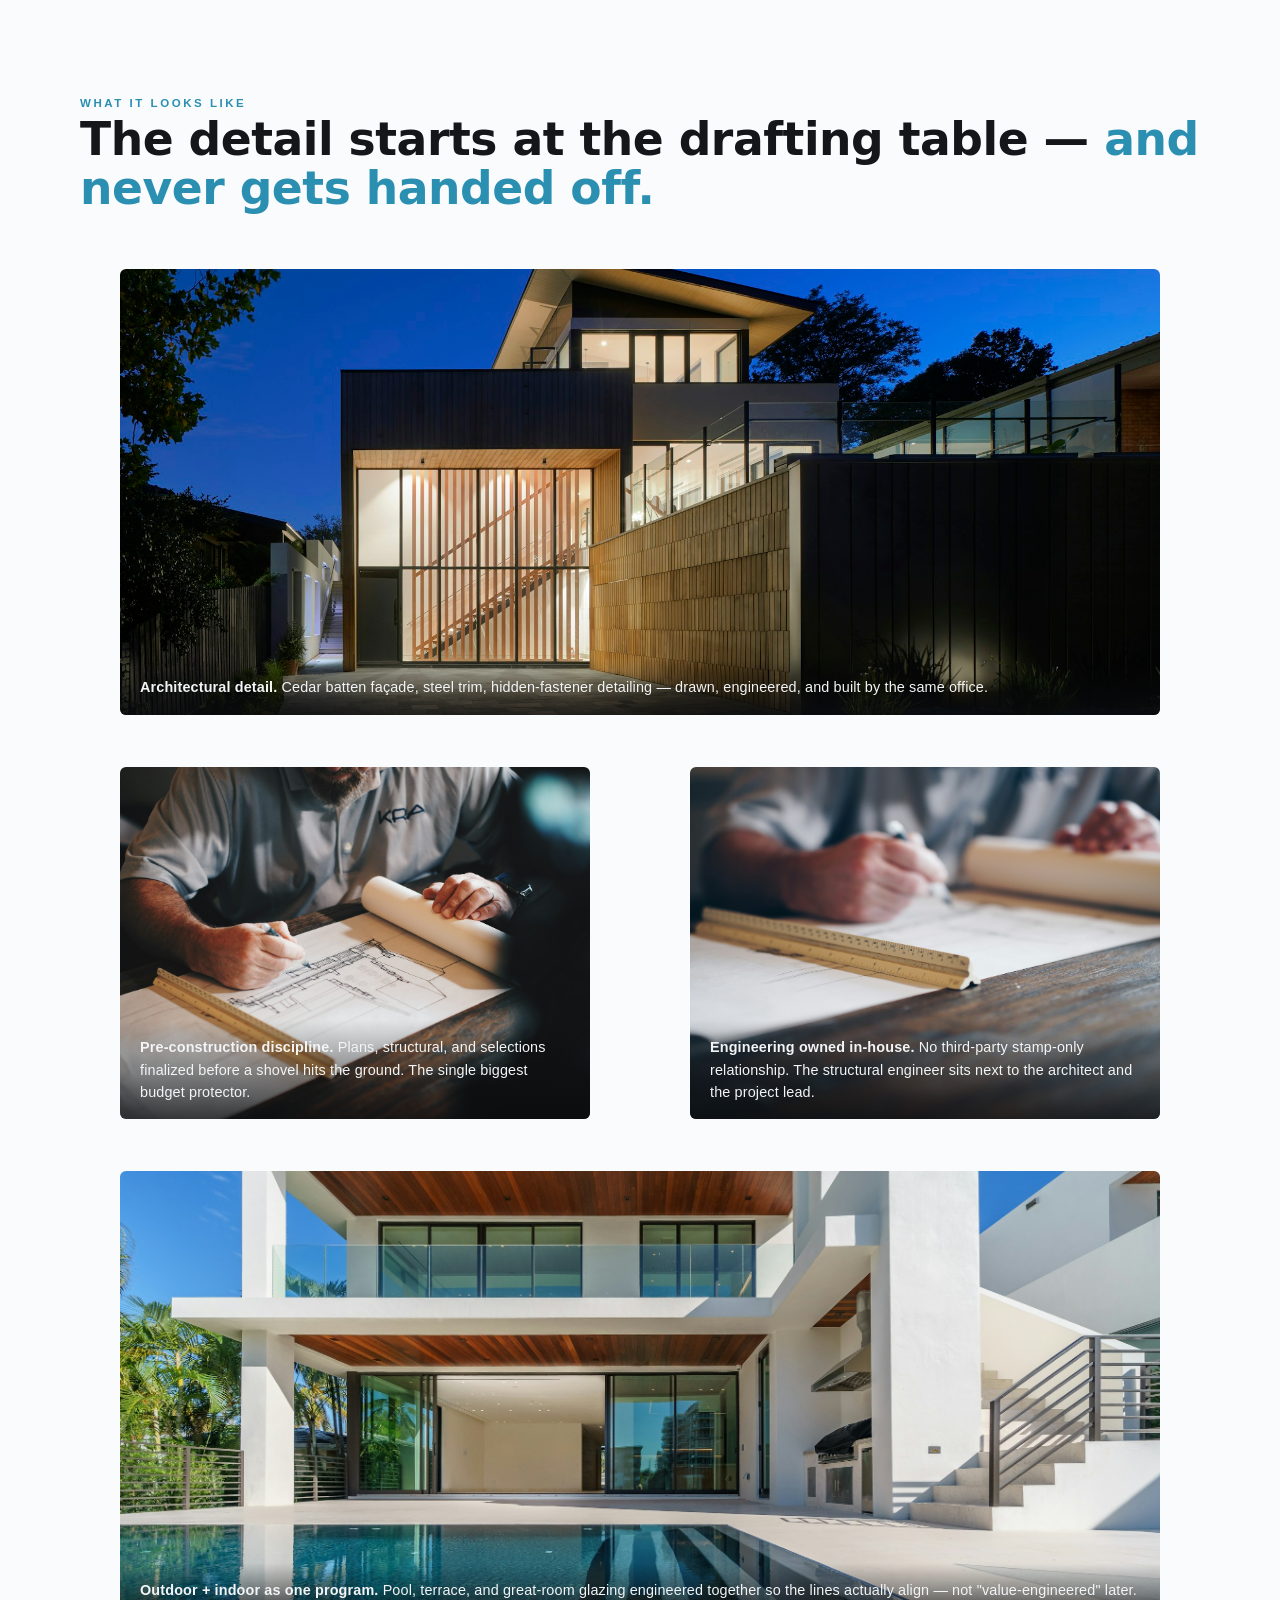
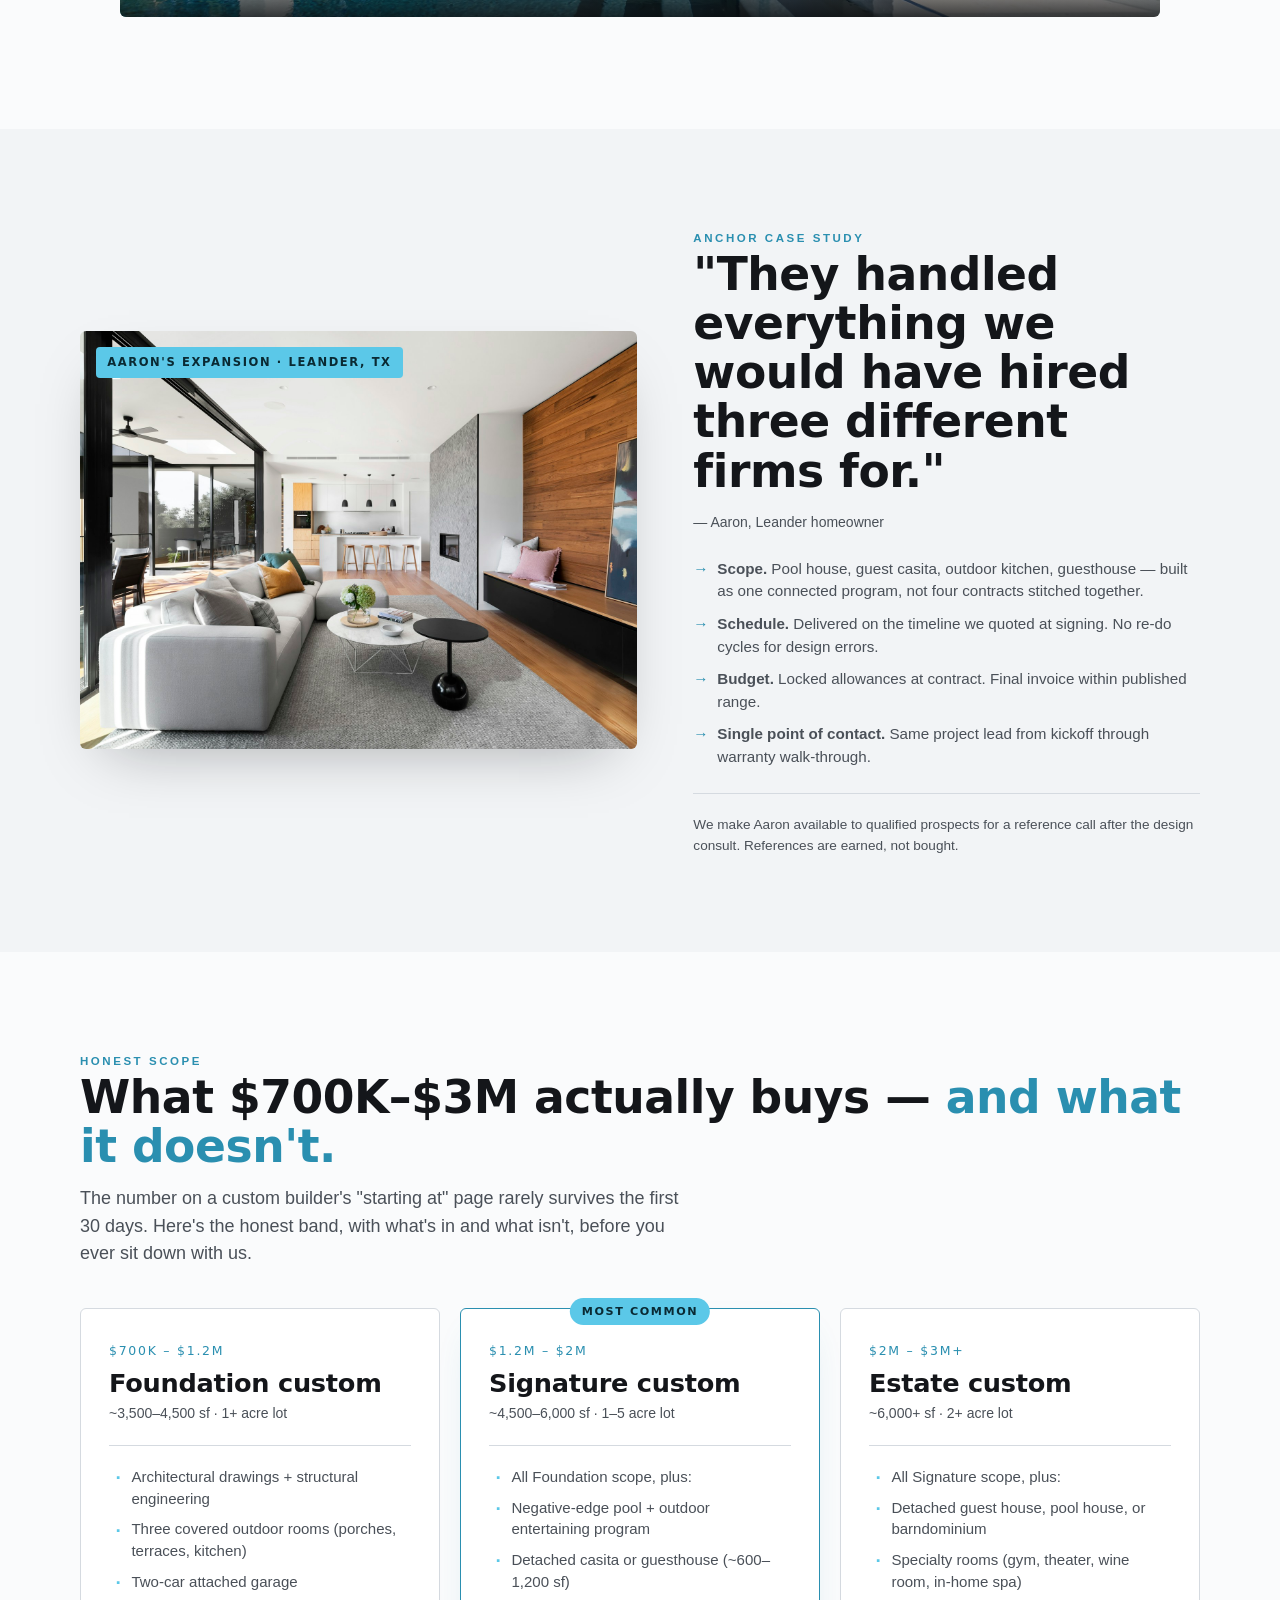
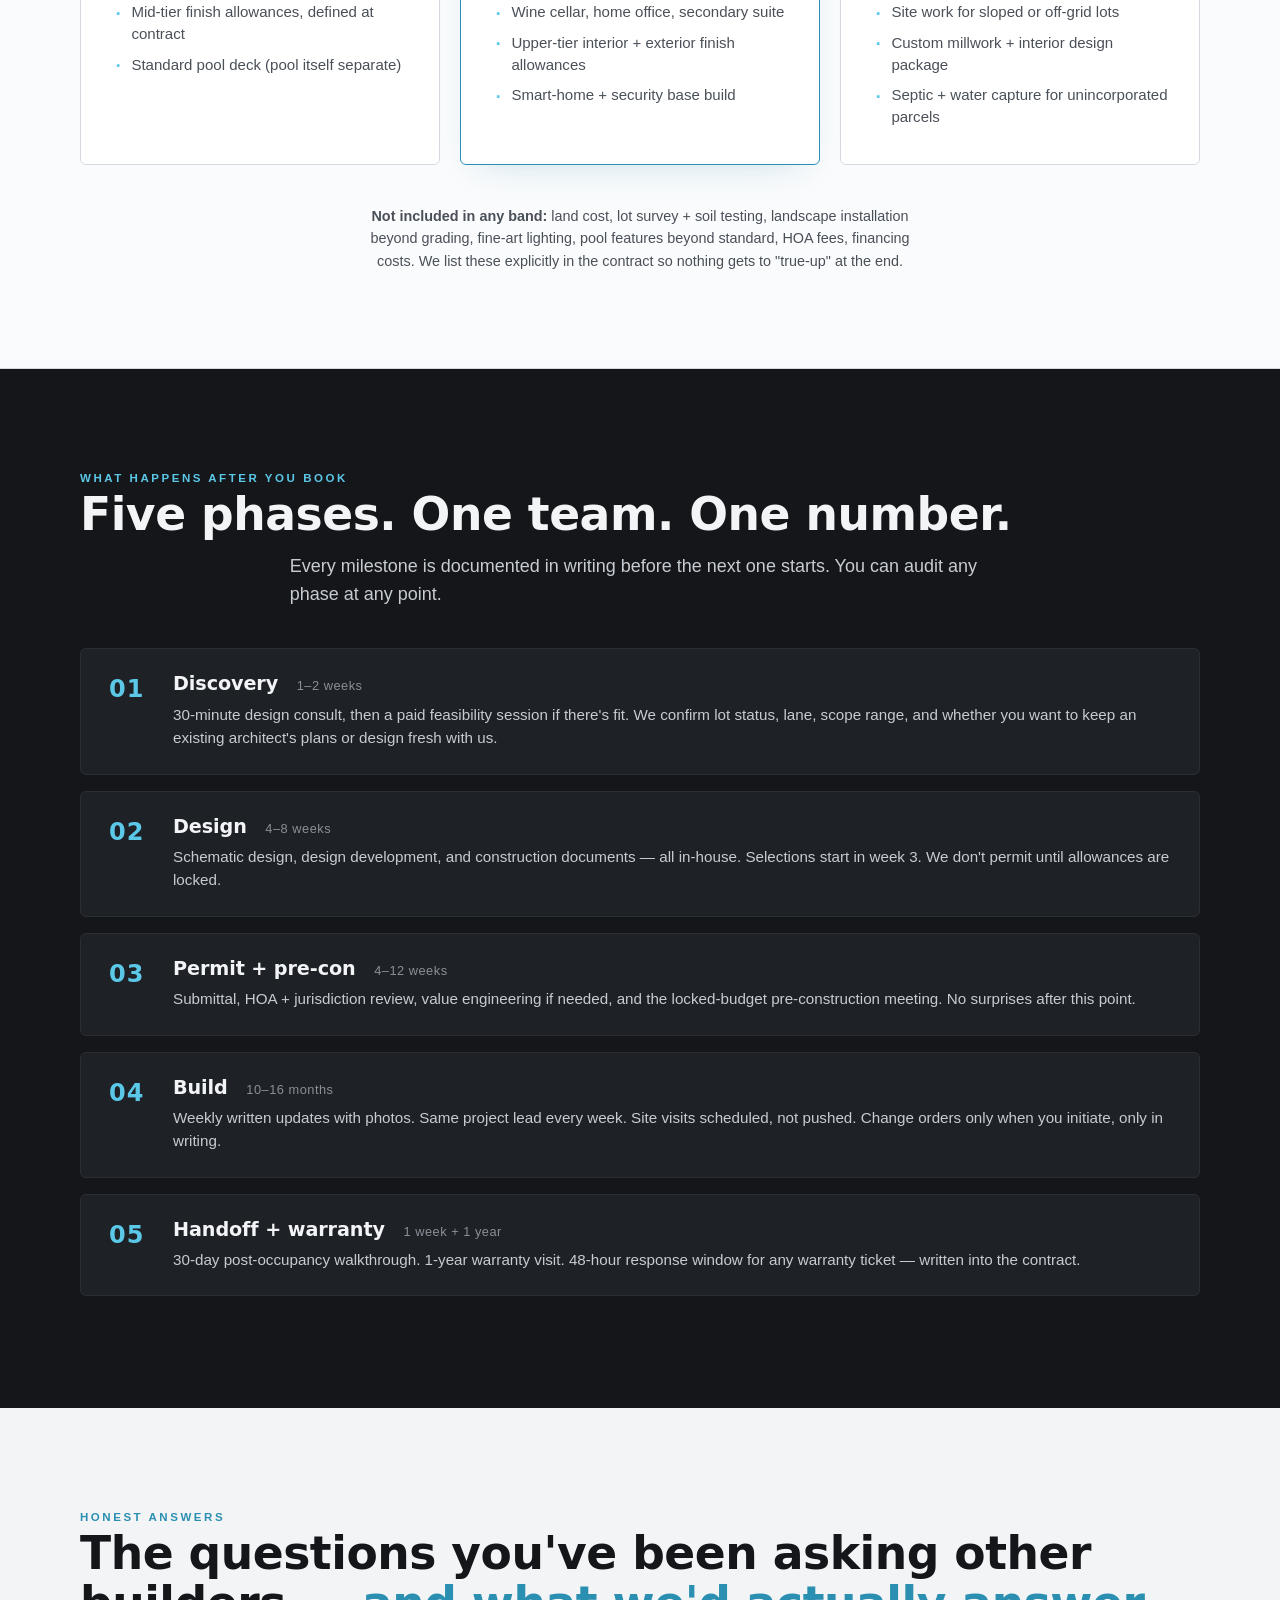
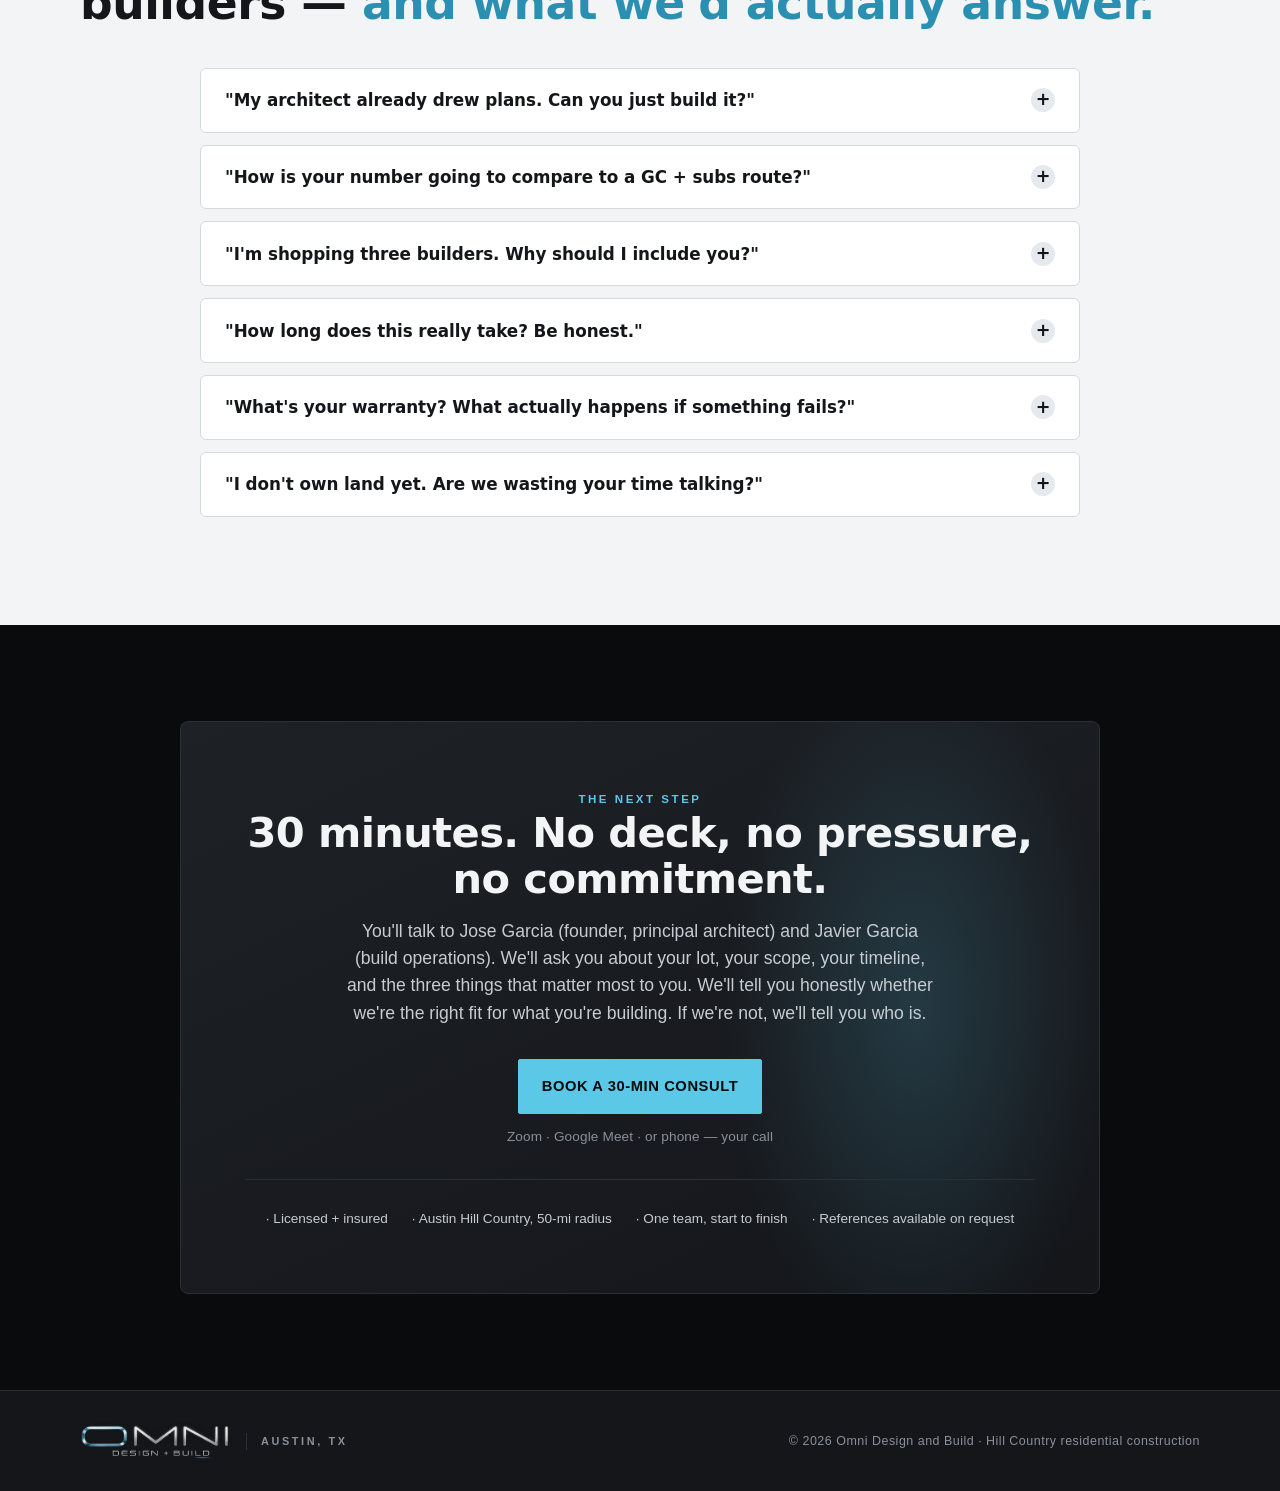
<file: lanes/custom-builds.html>
<!doctype html>
<html lang="en">
  <head>
    <meta charset="utf-8" />
    <meta name="viewport" content="width=device-width, initial-scale=1" />
    <title>Custom New Builds — Omni Design and Build · Austin Hill Country</title>
    <meta
      name="description"
      content="Ground-up Hill Country homes by a single team — design, engineering, and construction under one roof. $700K–$3M, in-house, no architect referral chase."
    />
    <meta property="og:title" content="Custom New Builds — Omni Design and Build" />
    <meta
      property="og:description"
      content="Hill Country custom homes by a single team. Design, engineer, and build, all in one house."
    />
    <link rel="icon" href="data:image/svg+xml;utf8,%3Csvg xmlns='http://www.w3.org/2000/svg' viewBox='0 0 64 64'%3E%3Crect width='64' height='64' fill='%230A0B0D'/%3E%3Ccircle cx='32' cy='32' r='14' fill='none' stroke='%235BC8E8' stroke-width='4'/%3E%3C/svg%3E" />
    <link rel="stylesheet" href="../styles.css" />
    <link rel="stylesheet" href="../chatbot.css" />
    <link rel="stylesheet" href="custom-builds.css" />
  </head>
  <body>
    <!-- ============================================================
         HEADER (mirrors homepage)
         ============================================================ -->
    <header class="site-header" id="siteHeader">
      <div class="container header-row">
        <a class="brand" href="../index.html" aria-label="Omni Design and Build — home">
          <img
            src="../images/omni_logo_transparent.png"
            alt="Omni Design and Build"
            class="brand-logo"
            width="1420"
            height="338"
          />
        </a>
        <nav class="nav" aria-label="Primary">
          <a href="../index.html#lanes">What we build</a>
          <a href="../index.html#credibility">Why Omni</a>
          <a href="../index.html#cta-foot">Contact</a>
        </nav>
        <a href="../book.html" class="btn btn-cta btn-cta-sm">
          <span class="btn-text-full">Book a 30-min consult</span>
          <span class="btn-text-short">Book consult</span>
        </a>
      </div>
    </header>

    <main id="top">
      <!-- ============================================================
           HERO
           ============================================================ -->
      <section class="cb-hero" aria-label="Custom new builds hero">
        <div class="cb-hero-bg">
          <img src="../images/hero.jpg" alt="A modern Hill Country custom home with a layered limestone and stone facade at sunset" />
          <div class="cb-hero-shade"></div>
        </div>
        <div class="container cb-hero-inner">
          <span class="eyebrow eyebrow-cyan cb-hero-eyebrow">Lane 03 · Custom New Builds · $700K–$3M</span>
          <h1 class="cb-hero-h1">
            The home you've been<br /> dreaming of… <br />
            <span class="cyan">Built by one team.</span>
          </h1>
          <p class="cb-hero-sub">
            One firm. One team. Your home, designed, engineered, and
            built under the same roof — so you call one number from the
            first sketch to the day you walk in.
          </p>
          <div class="cb-hero-actions">
            <a href="../book.html" class="btn btn-cta">Book a 30-min design consult</a>
            <a href="#process" class="btn btn-ghost-light">See how we work →</a>
          </div>
          <ul class="cb-hero-trust">
            <li><span class="cyan">·</span> Austin Hill Country, 50-mi radius</li>
            <li><span class="cyan">·</span> Licensed + insured</li>
            <li><span class="cyan">·</span> Design – engineer – build, in-house</li>
            <li><span class="cyan">·</span> One contract, one team</li>
          </ul>
        </div>
      </section>

      <!-- ============================================================
           PROMISE STRIP — three quick credibility lines
           ============================================================ -->
      <section class="cb-promise">
        <div class="container cb-promise-grid">
          <div class="cb-promise-item">
            <span class="cb-promise-num">01</span>
            <h3>Design + engineering in-house</h3>
            <p>
              Architecture, structural engineering, interior design, and
              construction live in the same office. Decisions move in days,
              not weeks.
            </p>
          </div>
          <div class="cb-promise-item">
            <span class="cb-promise-num">02</span>
            <h3>One contract. One accountable team.</h3>
            <p>
              You sign once. If something needs solving, there's no
              triangulation between architect, GC, and subs — we own it
              start to finish.
            </p>
          </div>
          <div class="cb-promise-item">
            <span class="cb-promise-num">03</span>
            <h3>Honest range, locked early</h3>
            <p>
              Allowances and scope defined before we break ground.
              The biggest source of overruns elsewhere is the one we
              close first.
            </p>
          </div>
        </div>
      </section>

      <!-- ============================================================
           PILLARS — emotional drivers, three vertical
           ============================================================ -->
      <section class="cb-pillars" id="why">
        <div class="container">
          <div class="cb-section-head">
            <span class="eyebrow eyebrow-light">Why owners hire Omni for custom</span>
            <h2 class="cb-h2">
              Building your forever home should feel like a privilege —
              <span class="cyan-deep">not a hostage situation.</span>
            </h2>
          </div>

          <div class="cb-pillars-grid">
            <article class="cb-pillar">
              <div class="cb-pillar-img">
                <img src="../images/great-room.jpg" alt="Bright open-concept living and kitchen with a wood feature wall and stone fireplace" loading="lazy" />
              </div>
              <h3>You're not paying for status — you're paying for substance.</h3>
              <p>
                Trophy luxury is invoices padded with branded faucets and
                logoed appliances. The owners who hire us already know
                what they like. They want square-footage that performs,
                light that lands right at 4 PM, mechanicals that don't fail
                in year three, and stone that looks better in year ten.
                That's where the budget belongs.
              </p>
            </article>

            <article class="cb-pillar">
              <div class="cb-pillar-img">
                <img src="../images/exterior-night.jpg" alt="Modern dark cube home at twilight, glowing entry, cedar siding and architectural lighting" loading="lazy" />
              </div>
              <h3>Predictability is the actual luxury.</h3>
              <p>
                The horror stories you've heard from friends — 50% over,
                six months late, the builder went silent — almost always
                trace back to the same thing: decisions deferred to the
                last minute, allowances that were never really priced.
                We define every meaningful selection before construction
                starts and put it in writing. That single discipline is
                what separates a finished home from a 22-month ordeal.
              </p>
            </article>

            <article class="cb-pillar">
              <div class="cb-pillar-img">
                <img src="../images/exterior-wide.jpg" alt="Modern white luxury home with negative-edge pool and outdoor living terrace" loading="lazy" />
              </div>
              <h3>Your time is more expensive than your money.</h3>
              <p>
                Most custom builds steal weekends for two years. Weekly
                site decisions, midnight emails about tile, three vendors
                blaming each other for the same problem. Our model exists
                to give that time back. Same project lead from contract to
                keys. Weekly written updates. One number that always
                returns the call.
              </p>
            </article>
          </div>
        </div>
      </section>

      <!-- ============================================================
           THE 1-TEAM DIFFERENCE — side-by-side compare
           ============================================================ -->
      <section class="cb-compare" id="why-one-team">
        <div class="container">
          <div class="cb-section-head cb-section-head--center">
            <span class="eyebrow eyebrow-cyan">The structural difference</span>
            <h2 class="cb-h2 cb-h2--inverse">
              Most Austin builders don't build your home.<br />
              <span class="cyan">They coordinate four contracts and hope.</span>
            </h2>
            <p class="cb-section-sub">
              When something goes wrong on a typical Austin custom build,
              the architect blames the engineer, the engineer blames
              the GC, and the GC blames the subs. You sit in the middle
              with four people on email and no one on the hook. Here's
              what we do differently.
            </p>
          </div>

          <div class="cb-compare-grid">
            <div class="cb-compare-col cb-compare-col--bad">
              <span class="cb-compare-tag">Typical Austin route</span>
              <h3>Four contracts. Four invoices. Four people pointing at each other.</h3>
              <ul>
                <li>Hire architect — design phase begins</li>
                <li>Architect refers structural engineer — separate fee</li>
                <li>Plans go out to bid — interview 3–5 builders</li>
                <li>Builder hires draftsman to "fix" plans for permit</li>
                <li>Selections happen mid-build, with allowances</li>
                <li>Change orders accumulate. Timeline slips. Budget creeps.</li>
                <li class="cb-compare-end">When problems arise: no single owner.</li>
              </ul>
            </div>
            <div class="cb-compare-col cb-compare-col--good">
              <span class="cb-compare-tag">Omni</span>
              <h3>One firm. One contract. One project lead from sketch to keys.</h3>
              <ul>
                <li>Discovery call — confirm lane, lot, scope</li>
                <li>Design + engineering in-house, coordinated daily</li>
                <li>Selections finalized before construction starts</li>
                <li>One contract, one number, one project lead</li>
                <li>Weekly written updates with photos and milestone notes</li>
                <li>Allowances defined upfront — not "true-up at the end"</li>
                <li class="cb-compare-end">When problems arise: we own them.</li>
              </ul>
            </div>
          </div>
        </div>
      </section>

      <!-- ============================================================
           GALLERY — five hero shots showcasing the work + process
           ============================================================ -->
      <section class="cb-gallery">
        <div class="container">
          <div class="cb-section-head">
            <span class="eyebrow eyebrow-light">What it looks like</span>
            <h2 class="cb-h2">
              The detail starts at the drafting table —
              <span class="cyan-deep">and never gets handed off.</span>
            </h2>
          </div>

          <div class="cb-gallery-grid">
            <figure class="cb-gallery-item cb-gallery-item--wide">
              <img src="../images/dusk-detail.jpg" alt="Cedar-clad entry façade at twilight with vertical battens and warm interior light" loading="lazy" />
              <figcaption>
                <strong>Architectural detail.</strong> Cedar batten façade,
                steel trim, hidden-fastener detailing — drawn, engineered,
                and built by the same office.
              </figcaption>
            </figure>

            <figure class="cb-gallery-item">
              <img src="../images/design-table.jpg" alt="Designer drafting an architectural elevation by hand at a wood drafting table" loading="lazy" />
              <figcaption>
                <strong>Pre-construction discipline.</strong> Plans, structural,
                and selections finalized before a shovel hits the ground.
                The single biggest budget protector.
              </figcaption>
            </figure>

            <figure class="cb-gallery-item">
              <img src="../images/framing.jpg" alt="Architectural ruler and rolled drawings on a worn wood drafting table" loading="lazy" />
              <figcaption>
                <strong>Engineering owned in-house.</strong> No third-party
                stamp-only relationship. The structural engineer sits
                next to the architect and the project lead.
              </figcaption>
            </figure>

            <figure class="cb-gallery-item cb-gallery-item--wide">
              <img src="../images/exterior-wide.jpg" alt="Wide modern luxury home with negative-edge pool, second-story terrace, and floor-to-ceiling glass" loading="lazy" />
              <figcaption>
                <strong>Outdoor + indoor as one program.</strong> Pool,
                terrace, and great-room glazing engineered together so the
                lines actually align — not "value-engineered" later.
              </figcaption>
            </figure>
          </div>
        </div>
      </section>

      <!-- ============================================================
           ANCHOR PROOF — Aaron's expansion case study
           ============================================================ -->
      <section class="cb-anchor" id="proof">
        <div class="container cb-anchor-grid">
          <div class="cb-anchor-img">
            <img src="../images/great-room.jpg" alt="Aaron's expansion in Leander — open living and kitchen with wood accent wall" loading="lazy" />
            <span class="cb-anchor-img-tag">Aaron's expansion · Leander, TX</span>
          </div>
          <div class="cb-anchor-copy">
            <span class="eyebrow eyebrow-light">Anchor case study</span>
            <h2 class="cb-h2">
              "They handled everything we would have hired three different firms for."
            </h2>
            <p class="cb-anchor-quote-attr">— Aaron, Leander homeowner</p>
            <ul class="cb-anchor-bullets">
              <li>
                <strong>Scope.</strong> Pool house, guest casita, outdoor
                kitchen, guesthouse — built as one connected program,
                not four contracts stitched together.
              </li>
              <li>
                <strong>Schedule.</strong> Delivered on the timeline we
                quoted at signing. No re-do cycles for design errors.
              </li>
              <li>
                <strong>Budget.</strong> Locked allowances at contract.
                Final invoice within published range.
              </li>
              <li>
                <strong>Single point of contact.</strong> Same project
                lead from kickoff through warranty walk-through.
              </li>
            </ul>
            <p class="cb-anchor-meta">
              We make Aaron available to qualified prospects for a
              reference call after the design consult. References are
              earned, not bought.
            </p>
          </div>
        </div>
      </section>

      <!-- ============================================================
           WHAT $700K–$3M ACTUALLY BUYS — honest scope language
           ============================================================ -->
      <section class="cb-scope" id="scope">
        <div class="container">
          <div class="cb-section-head">
            <span class="eyebrow eyebrow-light">Honest scope</span>
            <h2 class="cb-h2">
              What $700K–$3M actually buys —
              <span class="cyan-deep">and what it doesn't.</span>
            </h2>
            <p class="cb-section-sub">
              The number on a custom builder's "starting at" page rarely
              survives the first 30 days. Here's the honest band, with
              what's in and what isn't, before you ever sit down with us.
            </p>
          </div>

          <div class="cb-scope-grid">
            <div class="cb-scope-band">
              <span class="cb-scope-band-label">$700K – $1.2M</span>
              <h3>Foundation custom</h3>
              <p class="cb-scope-band-sf">~3,500–4,500 sf · 1+ acre lot</p>
              <ul>
                <li>Architectural drawings + structural engineering</li>
                <li>Three covered outdoor rooms (porches, terraces, kitchen)</li>
                <li>Two-car attached garage</li>
                <li>Mid-tier finish allowances, defined at contract</li>
                <li>Standard pool deck (pool itself separate)</li>
              </ul>
            </div>
            <div class="cb-scope-band cb-scope-band--mid">
              <span class="cb-scope-band-label">$1.2M – $2M</span>
              <h3>Signature custom</h3>
              <p class="cb-scope-band-sf">~4,500–6,000 sf · 1–5 acre lot</p>
              <ul>
                <li>All Foundation scope, plus:</li>
                <li>Negative-edge pool + outdoor entertaining program</li>
                <li>Detached casita or guesthouse (~600–1,200 sf)</li>
                <li>Wine cellar, home office, secondary suite</li>
                <li>Upper-tier interior + exterior finish allowances</li>
                <li>Smart-home + security base build</li>
              </ul>
            </div>
            <div class="cb-scope-band">
              <span class="cb-scope-band-label">$2M – $3M+</span>
              <h3>Estate custom</h3>
              <p class="cb-scope-band-sf">~6,000+ sf · 2+ acre lot</p>
              <ul>
                <li>All Signature scope, plus:</li>
                <li>Detached guest house, pool house, or barndominium</li>
                <li>Specialty rooms (gym, theater, wine room, in-home spa)</li>
                <li>Site work for sloped or off-grid lots</li>
                <li>Custom millwork + interior design package</li>
                <li>Septic + water capture for unincorporated parcels</li>
              </ul>
            </div>
          </div>

          <div class="cb-scope-note">
            <strong>Not included in any band:</strong> land cost, lot
            survey + soil testing, landscape installation beyond grading,
            fine-art lighting, pool features beyond standard, HOA fees,
            financing costs. We list these explicitly in the contract so
            nothing gets to "true-up" at the end.
          </div>
        </div>
      </section>

      <!-- ============================================================
           PROCESS — what happens after you book
           ============================================================ -->
      <section class="cb-process" id="process">
        <div class="container">
          <div class="cb-section-head">
            <span class="eyebrow eyebrow-cyan">What happens after you book</span>
            <h2 class="cb-h2 cb-h2--inverse">
              Five phases. One team. One number.
            </h2>
            <p class="cb-section-sub cb-section-sub--inverse">
              Every milestone is documented in writing before the next
              one starts. You can audit any phase at any point.
            </p>
          </div>

          <ol class="cb-process-steps">
            <li>
              <span class="cb-step-num">01</span>
              <div>
                <h3>Discovery <span class="cb-step-time">1–2 weeks</span></h3>
                <p>
                  30-minute design consult, then a paid feasibility
                  session if there's fit. We confirm lot status, lane,
                  scope range, and whether you want to keep an existing
                  architect's plans or design fresh with us.
                </p>
              </div>
            </li>
            <li>
              <span class="cb-step-num">02</span>
              <div>
                <h3>Design <span class="cb-step-time">4–8 weeks</span></h3>
                <p>
                  Schematic design, design development, and construction
                  documents — all in-house. Selections start in week 3.
                  We don't permit until allowances are locked.
                </p>
              </div>
            </li>
            <li>
              <span class="cb-step-num">03</span>
              <div>
                <h3>Permit + pre-con <span class="cb-step-time">4–12 weeks</span></h3>
                <p>
                  Submittal, HOA + jurisdiction review, value engineering
                  if needed, and the locked-budget pre-construction meeting.
                  No surprises after this point.
                </p>
              </div>
            </li>
            <li>
              <span class="cb-step-num">04</span>
              <div>
                <h3>Build <span class="cb-step-time">10–16 months</span></h3>
                <p>
                  Weekly written updates with photos. Same project lead
                  every week. Site visits scheduled, not pushed. Change
                  orders only when you initiate, only in writing.
                </p>
              </div>
            </li>
            <li>
              <span class="cb-step-num">05</span>
              <div>
                <h3>Handoff + warranty <span class="cb-step-time">1 week + 1 year</span></h3>
                <p>
                  30-day post-occupancy walkthrough. 1-year warranty visit.
                  48-hour response window for any warranty ticket — written
                  into the contract.
                </p>
              </div>
            </li>
          </ol>
        </div>
      </section>

      <!-- ============================================================
           HONEST ANSWERS — rebuttals
           ============================================================ -->
      <section class="cb-faq" id="faq">
        <div class="container">
          <div class="cb-section-head">
            <span class="eyebrow eyebrow-light">Honest answers</span>
            <h2 class="cb-h2">
              The questions you've been asking other builders —
              <span class="cyan-deep">and what we'd actually answer.</span>
            </h2>
          </div>

          <div class="cb-faq-list">
            <details class="cb-faq-item">
              <summary>
                <span>"My architect already drew plans. Can you just build it?"</span>
                <span class="cb-faq-icon" aria-hidden="true">+</span>
              </summary>
              <div class="cb-faq-body">
                <p>
                  Yes — about 30% of our projects come in with existing
                  plans, and we're glad to take them. We'll do a free plan
                  review first to flag missing detail (flashing,
                  load-support, blocking, mechanical chases) that only
                  shows up later as change orders. If your plans are
                  construction-ready, we go straight to pricing. If they
                  need clean-up, we tell you exactly what's missing and
                  what it will cost — before contract.
                </p>
              </div>
            </details>

            <details class="cb-faq-item">
              <summary>
                <span>"How is your number going to compare to a GC + subs route?"</span>
                <span class="cb-faq-icon" aria-hidden="true">+</span>
              </summary>
              <div class="cb-faq-body">
                <p>
                  In a fair apples-to-apples comparison — same square
                  footage, same lot, same finish level — Omni typically
                  comes in within 4–7% of a GC-plus-subs number on day
                  one. The honest difference shows up at month 14: GC +
                  subs builds in this area average 18–24% over their
                  signing number. Ours don't, because the allowance
                  exposure is closed before construction begins. The
                  number you sign is the number you live with.
                </p>
              </div>
            </details>

            <details class="cb-faq-item">
              <summary>
                <span>"I'm shopping three builders. Why should I include you?"</span>
                <span class="cb-faq-icon" aria-hidden="true">+</span>
              </summary>
              <div class="cb-faq-body">
                <p>
                  We expect you to. Bid us against two others and ask
                  each of them three questions: (1) Who is my single
                  point of contact and is it the same person at month one
                  and month sixteen? (2) When are allowances finalized,
                  and what happens if a category goes over? (3) Show me
                  the last three projects you delivered and the
                  contract-vs-actual final number. The answers will tell
                  you everything. We hand ours over before you ask.
                </p>
              </div>
            </details>

            <details class="cb-faq-item">
              <summary>
                <span>"How long does this really take? Be honest."</span>
                <span class="cb-faq-icon" aria-hidden="true">+</span>
              </summary>
              <div class="cb-faq-body">
                <p>
                  From signed contract to keys: 14–22 months for
                  Foundation and Signature builds, 18–28 months for
                  Estate. Design alone is 4–8 weeks. The variable is
                  permit and HOA review (some Hill Country jurisdictions
                  are predictable, some are not — we'll tell you which on
                  the first call once we know your address). What we
                  won't do is quote a 12-month build that we know is 18.
                </p>
              </div>
            </details>

            <details class="cb-faq-item">
              <summary>
                <span>"What's your warranty? What actually happens if something fails?"</span>
                <span class="cb-faq-icon" aria-hidden="true">+</span>
              </summary>
              <div class="cb-faq-body">
                <p>
                  One-year comprehensive on workmanship. Two years on
                  systems (electrical, plumbing, HVAC). Ten years on
                  structural. The line you actually care about: a
                  48-hour response window on every warranty ticket,
                  written into the contract. If we miss it, you get a
                  per-day credit. We've never had to issue one — and we'd
                  rather keep it that way.
                </p>
              </div>
            </details>

            <details class="cb-faq-item">
              <summary>
                <span>"I don't own land yet. Are we wasting your time talking?"</span>
                <span class="cb-faq-icon" aria-hidden="true">+</span>
              </summary>
              <div class="cb-faq-body">
                <p>
                  No. We work with a small network of land brokers in
                  Dripping Springs, Wimberley, Spicewood, Marble Falls,
                  Driftwood, and the western Hill Country who understand
                  what builds well and what doesn't. We'll do a 30-minute
                  call, give you a list of what to look for (slope,
                  septic, sight lines, access), and stay in touch until
                  you've found something. No pressure, no contract
                  needed at this stage.
                </p>
              </div>
            </details>
          </div>
        </div>
      </section>

      <!-- ============================================================
           FINAL CTA — book consult
           ============================================================ -->
      <section class="cb-cta" id="book">
        <div class="container">
          <div class="cb-cta-card">
            <span class="eyebrow eyebrow-cyan">The next step</span>
            <h2 class="cb-cta-h2">
              30 minutes. No deck, no pressure, no commitment.
            </h2>
            <p class="cb-cta-sub">
              You'll talk to Jose Garcia (founder, principal architect)
              and Javier Garcia (build operations). We'll ask you about
              your lot, your scope, your timeline, and the three things
              that matter most to you. We'll tell you honestly whether
              we're the right fit for what you're building. If we're not,
              we'll tell you who is.
            </p>
            <div class="cb-cta-actions">
              <a href="../book.html" class="btn btn-cta">Book a 30-min consult</a>
              <span class="cb-cta-meta">Zoom · Google Meet · or phone — your call</span>
            </div>
            <ul class="cb-cta-trust">
              <li>· Licensed + insured</li>
              <li>· Austin Hill Country, 50-mi radius</li>
              <li>· One team, start to finish</li>
              <li>· References available on request</li>
            </ul>
          </div>
        </div>
      </section>
    </main>

    <!-- ============================================================
         FOOTER (mirrors homepage)
         ============================================================ -->
    <footer class="site-footer">
      <div class="container footer-row">
        <div class="footer-brand">
          <img
            src="../images/omni_logo_transparent.png"
            alt="Omni Design and Build"
            class="footer-logo"
            width="1420"
            height="338"
          />
          <span class="footer-tag">AUSTIN, TX</span>
        </div>
        <p class="footer-meta">
          © 2026 Omni Design and Build · Hill Country residential construction
        </p>
      </div>
    </footer>

    <script>
      // Header scroll state — adds shadow once the user scrolls past the hero edge.
      (function () {
        const header = document.getElementById('siteHeader');
        if (!header) return;
        const onScroll = () => {
          if (window.scrollY > 24) header.classList.add('is-scrolled');
          else header.classList.remove('is-scrolled');
        };
        window.addEventListener('scroll', onScroll, { passive: true });
        onScroll();
      })();
    </script>
    <script src="../chatbot.js" defer></script>
  <script data-pplx-inline-edit>
(function () {
  if (window === window.top) return;

  const allowedParentOrigins = ["https://www.perplexity.ai","https://perplexity.ai","https://testing.perplexity.ai","https://staging.perplexity.ai","https://*.preview.i.perplexity.ai","http://localhost:3000","http://127.0.0.1:3000","http://localhost:5173","http://127.0.0.1:5173"];
  const MAX_FONT_BYTES = 500 * 1024;
  const MAX_TOTAL_FONT_BYTES = 2 * 1024 * 1024;
  let scrollForwarding = false;
  let scrollRaf = 0;
  let trustedTopOrigin = null;

  // Allow entries like "https://*.preview.i.perplexity.ai" — the wildcard
  // matches a single DNS label (no dots), so "https://*.foo" cannot stretch
  // across multiple labels.
  function matchesAllowedOrigin(origin) {
    if (!origin) return false;
    for (const entry of allowedParentOrigins) {
      if (!entry.includes("*")) {
        if (entry === origin) return true;
        continue;
      }
      const pattern = new RegExp(
        "^" +
          entry.replace(/[.+?^${}()|[\]\\]/g, "\\$&").replace(/\*/g, "[^.]+") +
          "$",
      );
      if (pattern.test(origin)) return true;
    }
    return false;
  }

  // Trust decision: when the sender is same-origin-visible (event.origin is a
  // real origin like https://www.perplexity.ai) we trust event.origin directly.
  // When event.origin is "null" (opaque broker srcdoc), we fall back to the
  // broker's stamped `parentOrigin` to identify the top window. The fallback
  // is claim-only — we rely on the browser's native `targetOrigin` enforcement
  // on the response path (see postToTrustedTop) to ensure replies can't be
  // delivered to anyone but the actual top window of that claimed origin.
  function getTrustedParentOrigin(event) {
    const forwardedParentOrigin =
      typeof event.data.parentOrigin === "string" ? event.data.parentOrigin : null;
    const parentOrigin = event.origin === "null" ? forwardedParentOrigin : event.origin;
    return matchesAllowedOrigin(parentOrigin) ? parentOrigin : null;
  }

  // All responses go to window.top with targetOrigin = the allowlisted origin.
  // An attacker that iframes us inside their own null-origin broker can claim
  // any parentOrigin they like, but the browser will drop the reply whenever
  // the real top's origin doesn't match — so the screenshot never leaves.
  function postToTrustedTop(message) {
    if (!trustedTopOrigin) return;
    try {
      window.top.postMessage(message, trustedTopOrigin);
    } catch (_error) {}
  }

  function inlineAll(original, clone) {
    if (original.nodeType !== 1 || clone.nodeType !== 1) return;

    try {
      const computedStyle = getComputedStyle(original);
      // cssText on a computed style is the serialized declaration in modern
      // Chromium/Safari — a single read beats enumerating ~400 longhand
      // properties. Firefox returns "" here, so we fall back on empty.
      const serialized = computedStyle.cssText;
      if (serialized) {
        clone.style.cssText = serialized;
      } else {
        const parts = new Array(computedStyle.length);
        for (let index = 0; index < computedStyle.length; index += 1) {
          const property = computedStyle[index];
          parts[index] = `${property}:${computedStyle.getPropertyValue(property)};`;
        }
        clone.style.cssText = parts.join("");
      }
    } catch (_error) {}

    const originalChildren = original.children;
    const clonedChildren = clone.children;
    for (
      let index = 0;
      index < originalChildren.length && index < clonedChildren.length;
      index += 1
    ) {
      inlineAll(originalChildren[index], clonedChildren[index]);
    }
  }

  function extractFontUrl(srcValue) {
    const matches = [
      ...srcValue.matchAll(
        /url\(["']?([^"')]+)["']?\)(?:\s*format\(["']?([^"')]+)["']?\))?/gi,
      ),
    ];
    if (matches.length === 0) return null;
    const woff2 = matches.find((m) => m[2] && m[2].toLowerCase().includes("woff2"));
    if (woff2) return woff2[1];
    const woff = matches.find((m) => m[2] && m[2].toLowerCase().includes("woff"));
    if (woff) return woff[1];
    return matches[0][1];
  }

  // Cache resolved font URL -> data URI across captures. Fonts on a page
  // essentially never change, and a batch run emits multiple captures back to
  // back — without this we'd refetch + re-base64 every time.
  const fontDataUriCache = new Map();
  const SRC_DECLARATION_RE = /src\s*:\s*[^;}]+/i;

  async function fetchAsDataUri(url) {
    if (fontDataUriCache.has(url)) return fontDataUriCache.get(url);
    let dataUri = null;
    try {
      const response = await fetch(url, { mode: "cors", credentials: "omit" });
      if (response.ok) {
        const blob = await response.blob();
        if (blob.size <= MAX_FONT_BYTES) {
          dataUri = await new Promise((resolve) => {
            const reader = new FileReader();
            reader.onloadend = () =>
              resolve(typeof reader.result === "string" ? reader.result : null);
            reader.onerror = () => resolve(null);
            reader.readAsDataURL(blob);
          });
        }
      }
    } catch (_error) {
      dataUri = null;
    }
    fontDataUriCache.set(url, dataUri);
    return dataUri;
  }

  function collectFontFaceRuleTexts() {
    const rules = [];
    for (const sheet of document.styleSheets) {
      let cssRules;
      try {
        cssRules = sheet.cssRules;
      } catch (_error) {
        continue;
      }
      if (!cssRules) continue;
      for (const rule of cssRules) {
        const cssText = rule.cssText || "";
        if (cssText.startsWith("@font-face")) rules.push(cssText);
      }
    }
    return rules;
  }

  async function buildInlinedFontCss() {
    const ruleTexts = collectFontFaceRuleTexts();
    if (ruleTexts.length === 0) return null;

    const resolved = ruleTexts.map((cssText) => {
      if (!SRC_DECLARATION_RE.test(cssText)) return null;
      const srcMatch = cssText.match(/src\s*:\s*([^;}]+)[;}]/i);
      if (!srcMatch) return null;
      const url = extractFontUrl(srcMatch[1]);
      if (!url) return null;
      try {
        return { cssText, url: new URL(url, document.baseURI).href };
      } catch (_error) {
        return null;
      }
    });

    const dataUris = await Promise.all(
      resolved.map((entry) => (entry ? fetchAsDataUri(entry.url) : Promise.resolve(null))),
    );

    const inlined = [];
    let totalBytes = 0;
    for (let index = 0; index < resolved.length; index += 1) {
      const entry = resolved[index];
      const dataUri = dataUris[index];
      if (!entry || !dataUri) continue;
      const approxBytes = dataUri.length * 0.75;
      if (totalBytes + approxBytes > MAX_TOTAL_FONT_BYTES) break;
      totalBytes += approxBytes;
      inlined.push(entry.cssText.replace(SRC_DECLARATION_RE, `src: url("${dataUri}")`));
    }
    return inlined.length > 0 ? inlined.join("\n") : null;
  }

  function stripExternal(clone) {
    const images = clone.querySelectorAll("img");
    for (let index = 0; index < images.length; index += 1) {
      const src = images[index].getAttribute("src");
      if (src && !src.startsWith("data:")) images[index].removeAttribute("src");
    }

    const elements = clone.querySelectorAll("*");
    for (let index = 0; index < elements.length; index += 1) {
      const style = elements[index].style.cssText;
      if (style && style.includes("url(")) {
        elements[index].style.cssText = style.replace(
          /url\(["']?(?!data:)[^)"']*["']?\)/gi,
          "none",
        );
      }
    }
  }

  function emitScroll() {
    scrollRaf = 0;
    if (!scrollForwarding) return;
    postToTrustedTop({
      type: "INLINE_EDIT_SCROLL",
      scrollX: window.scrollX,
      scrollY: window.scrollY,
    });
  }

  window.addEventListener(
    "scroll",
    function () {
      if (!scrollForwarding || scrollRaf) return;
      scrollRaf = requestAnimationFrame(emitScroll);
    },
    { passive: true, capture: true },
  );

  async function handleCaptureRequest(event) {
    const requestId = event.data.requestId;
    const scrollX = window.scrollX;
    const scrollY = window.scrollY;
    const width = window.innerWidth;
    const height = window.innerHeight;

    function postResult(dataUrl) {
      postToTrustedTop({
        type: "INLINE_EDIT_SCREENSHOT_RESULT",
        requestId,
        dataUrl,
        scrollX,
        scrollY,
      });
    }

    try {
      // Wait for any pending web fonts to resolve so both inline metrics and
      // the @font-face inlining below see the same loaded faces.
      if (document.fonts && document.fonts.ready) {
        try {
          await document.fonts.ready;
        } catch (_error) {}
      }

      const clone = document.documentElement.cloneNode(true);
      inlineAll(document.documentElement, clone);

      const removedNodes = clone.querySelectorAll("script,link[rel=\"stylesheet\"],style");
      for (let index = 0; index < removedNodes.length; index += 1) {
        removedNodes[index].remove();
      }

      stripExternal(clone);

      // Re-embed web fonts as data-URI @font-face rules so the SVG rasterizer
      // can resolve them — external font URLs aren't fetched during
      // foreignObject rendering, which would otherwise force a fallback face
      // and change text metrics.
      const inlinedFontCss = await buildInlinedFontCss();
      if (inlinedFontCss) {
        const styleEl = document.createElement("style");
        styleEl.textContent = inlinedFontCss;
        const head = clone.querySelector("head");
        if (head) head.appendChild(styleEl);
        else clone.insertBefore(styleEl, clone.firstChild);
      }

      const html = new XMLSerializer().serializeToString(clone);
      const svg =
        `<svg xmlns="http://www.w3.org/2000/svg" width="${width}" height="${height}">` +
        '<foreignObject width="100%" height="100%">' +
        `<div xmlns="http://www.w3.org/1999/xhtml" style="width:${width}px;height:${height}px;overflow:hidden">` +
        `<div style="transform:translate(-${scrollX}px,-${scrollY}px);transform-origin:top left">` +
        html +
        "</div></div></foreignObject></svg>";
      const svgUrl = `data:image/svg+xml;charset=utf-8,${encodeURIComponent(svg)}`;
      const image = new Image();
      image.onload = function () {
        const canvas = document.createElement("canvas");
        canvas.width = width;
        canvas.height = height;
        canvas.getContext("2d").drawImage(image, 0, 0);
        postResult(canvas.toDataURL("image/png"));
      };
      image.onerror = function () {
        postResult(null);
      };
      image.src = svgUrl;
    } catch (_error) {
      postResult(null);
    }
  }

  window.addEventListener("message", function (event) {
    if (!event.data) return;
    // Only accept messages from the direct parent frame. Blocks sibling /
    // unrelated-window postMessage senders that could otherwise reach us.
    if (event.source !== window.parent) return;

    const trustedParentOrigin = getTrustedParentOrigin(event);
    if (!trustedParentOrigin) return;
    trustedTopOrigin = trustedParentOrigin;

    if (event.data.type === "INLINE_EDIT_SCROLL_START") {
      scrollForwarding = true;
      emitScroll();
      return;
    }

    if (event.data.type === "INLINE_EDIT_SCROLL_STOP") {
      scrollForwarding = false;
      if (scrollRaf) cancelAnimationFrame(scrollRaf);
      scrollRaf = 0;
      return;
    }

    if (event.data.type !== "INLINE_EDIT_CAPTURE_REQUEST") return;

    handleCaptureRequest(event);
  });
})();

</script></body>
</html>
</file>
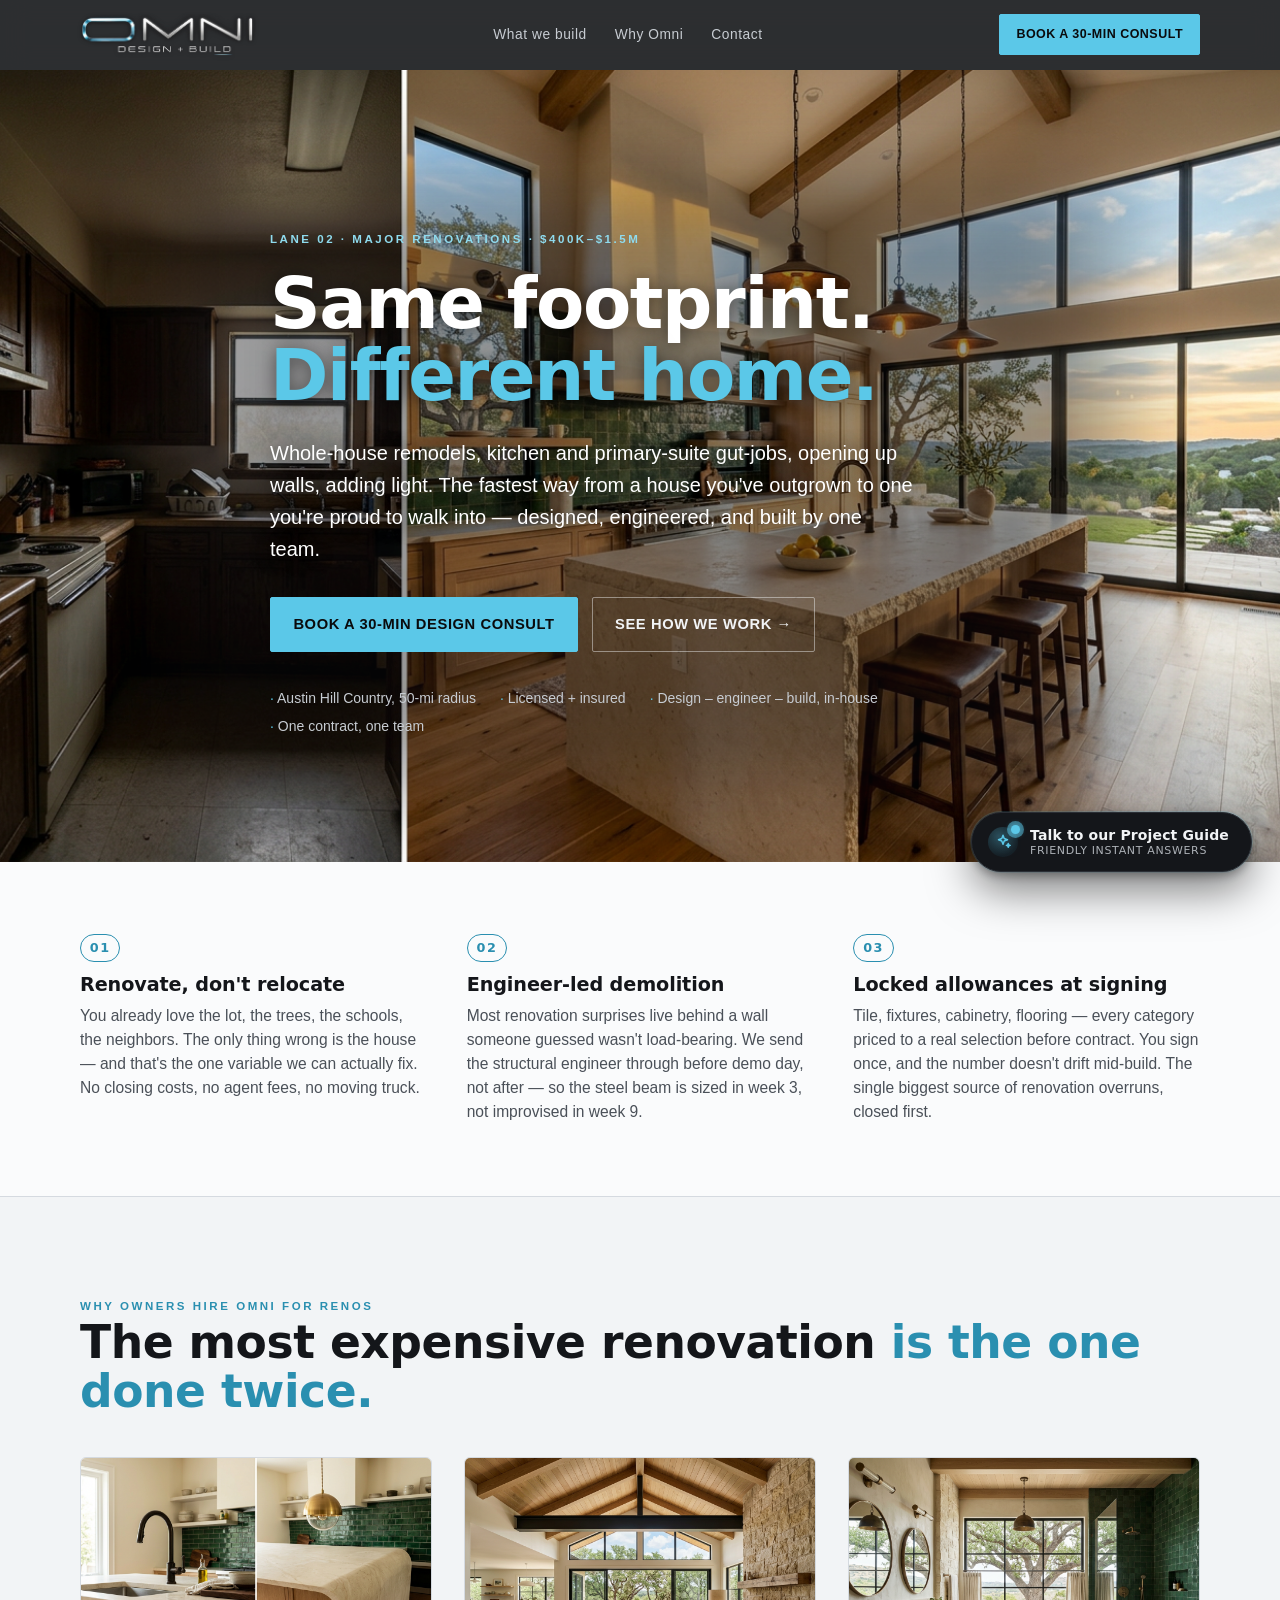
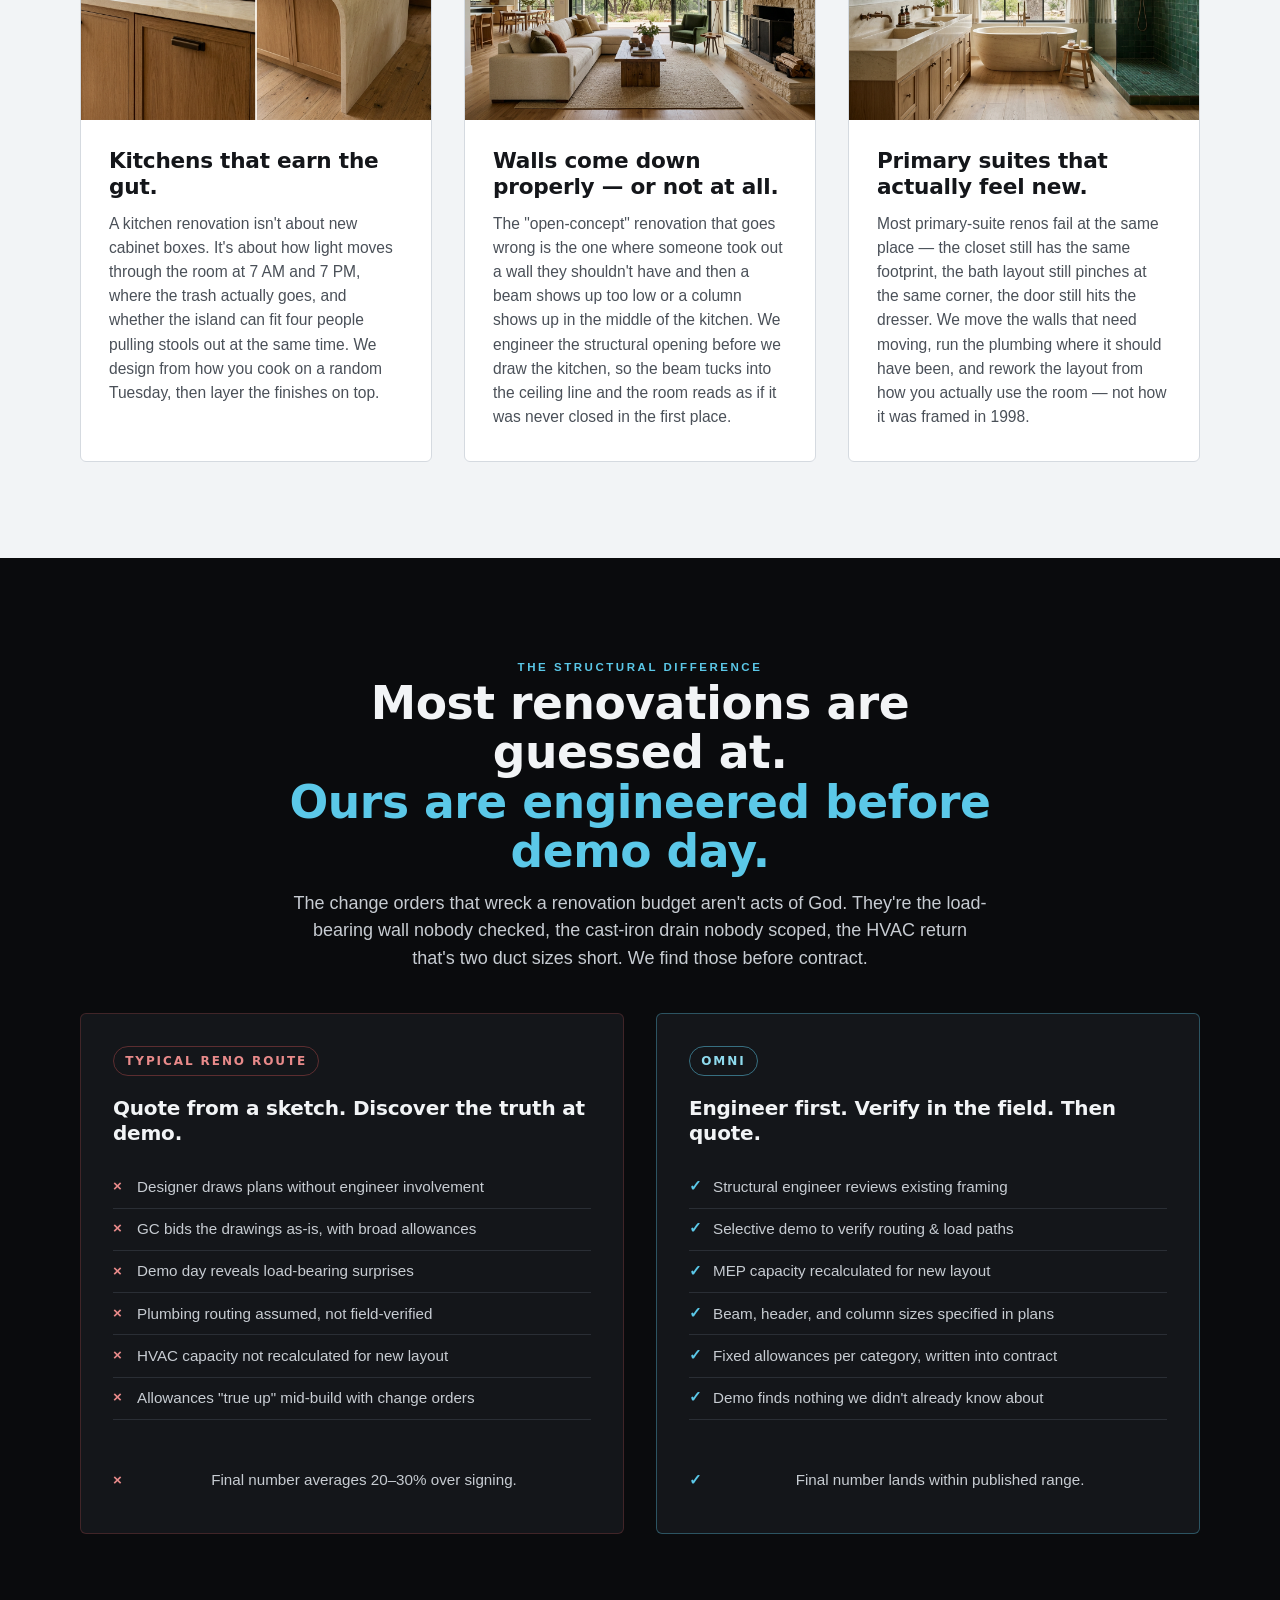
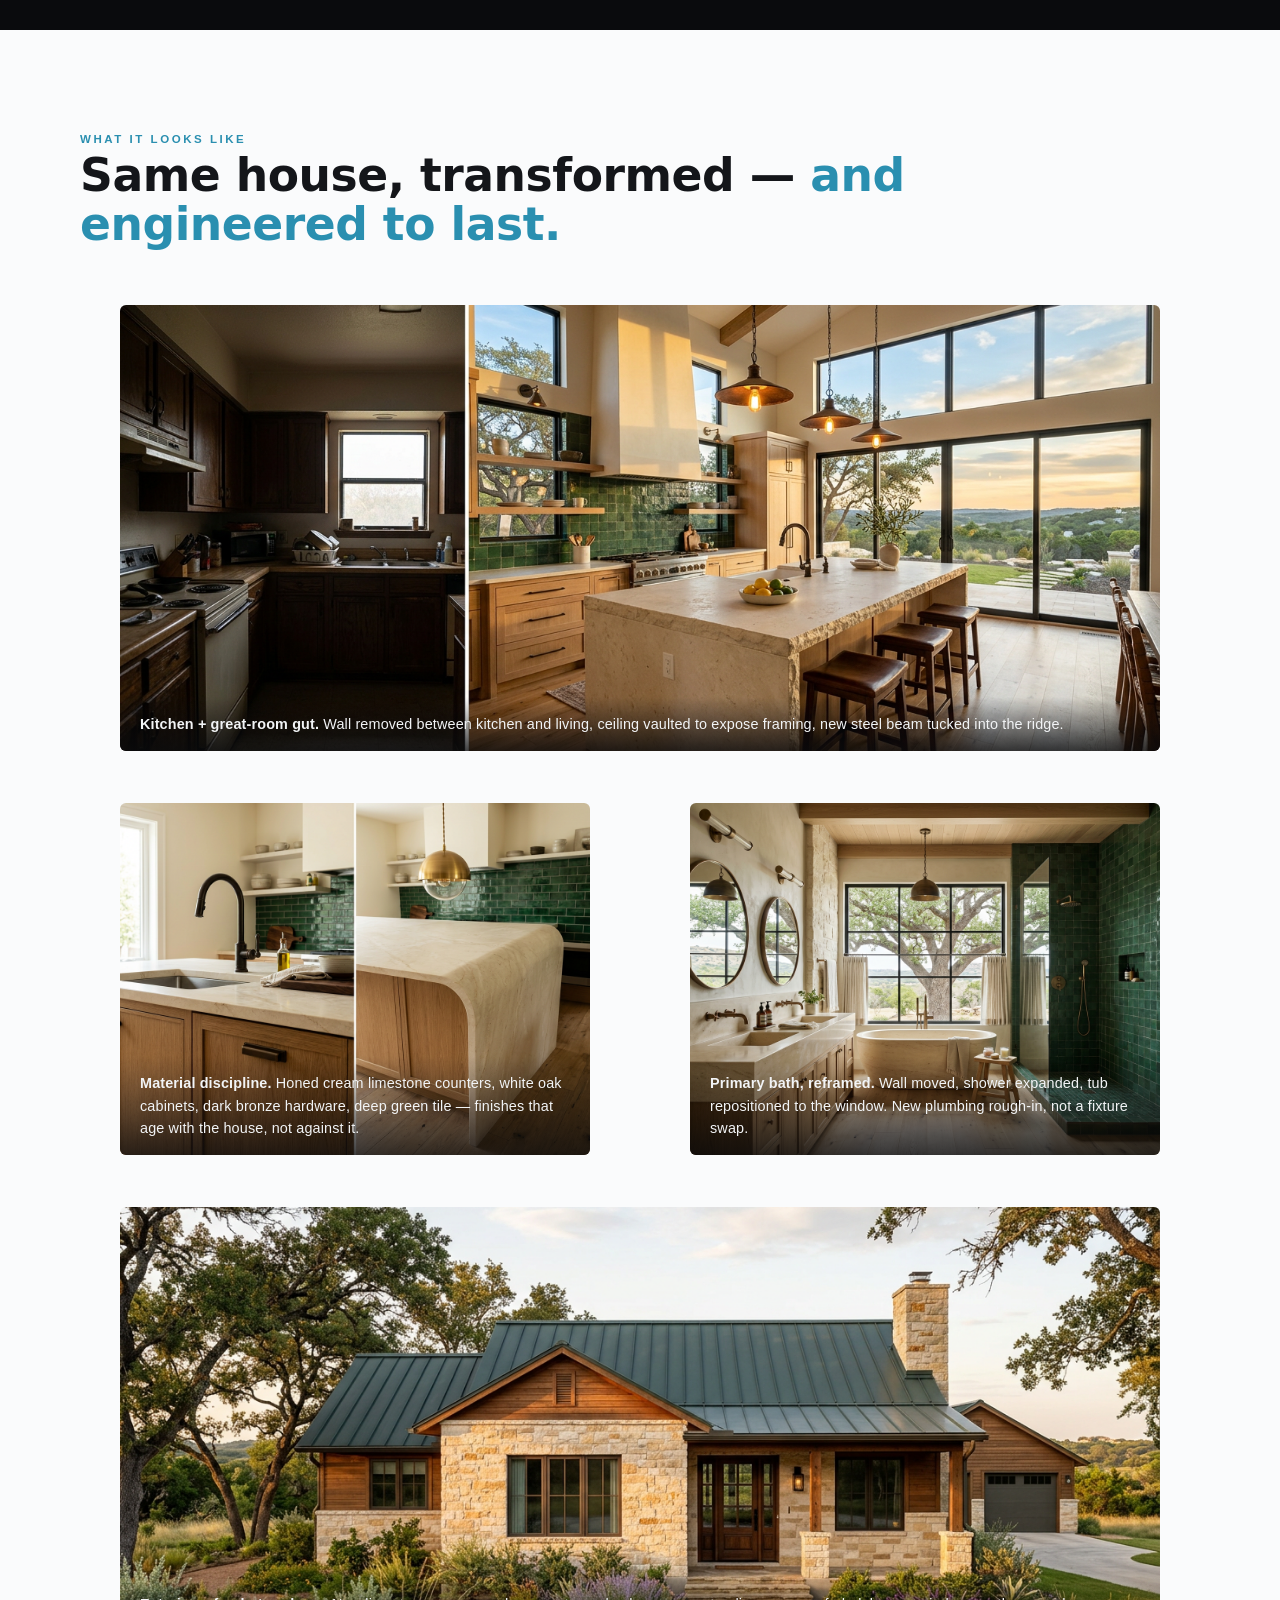
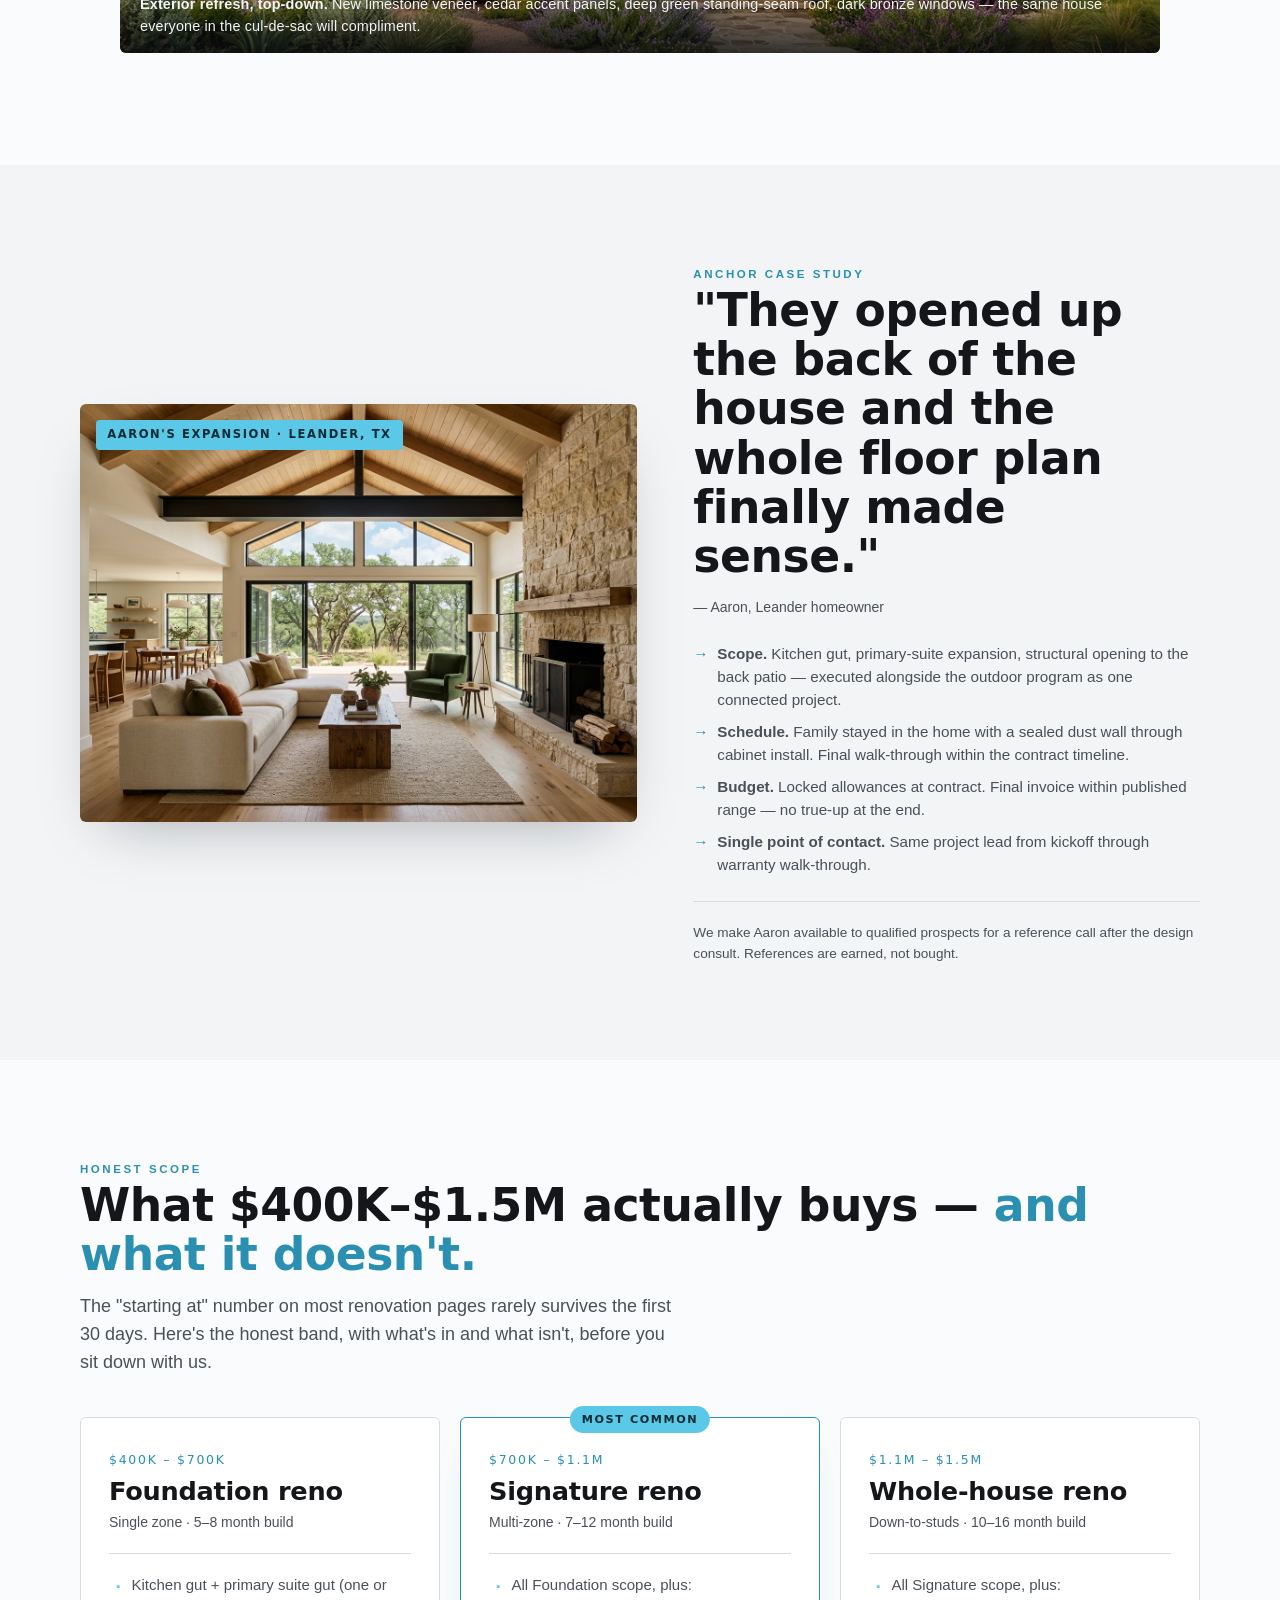
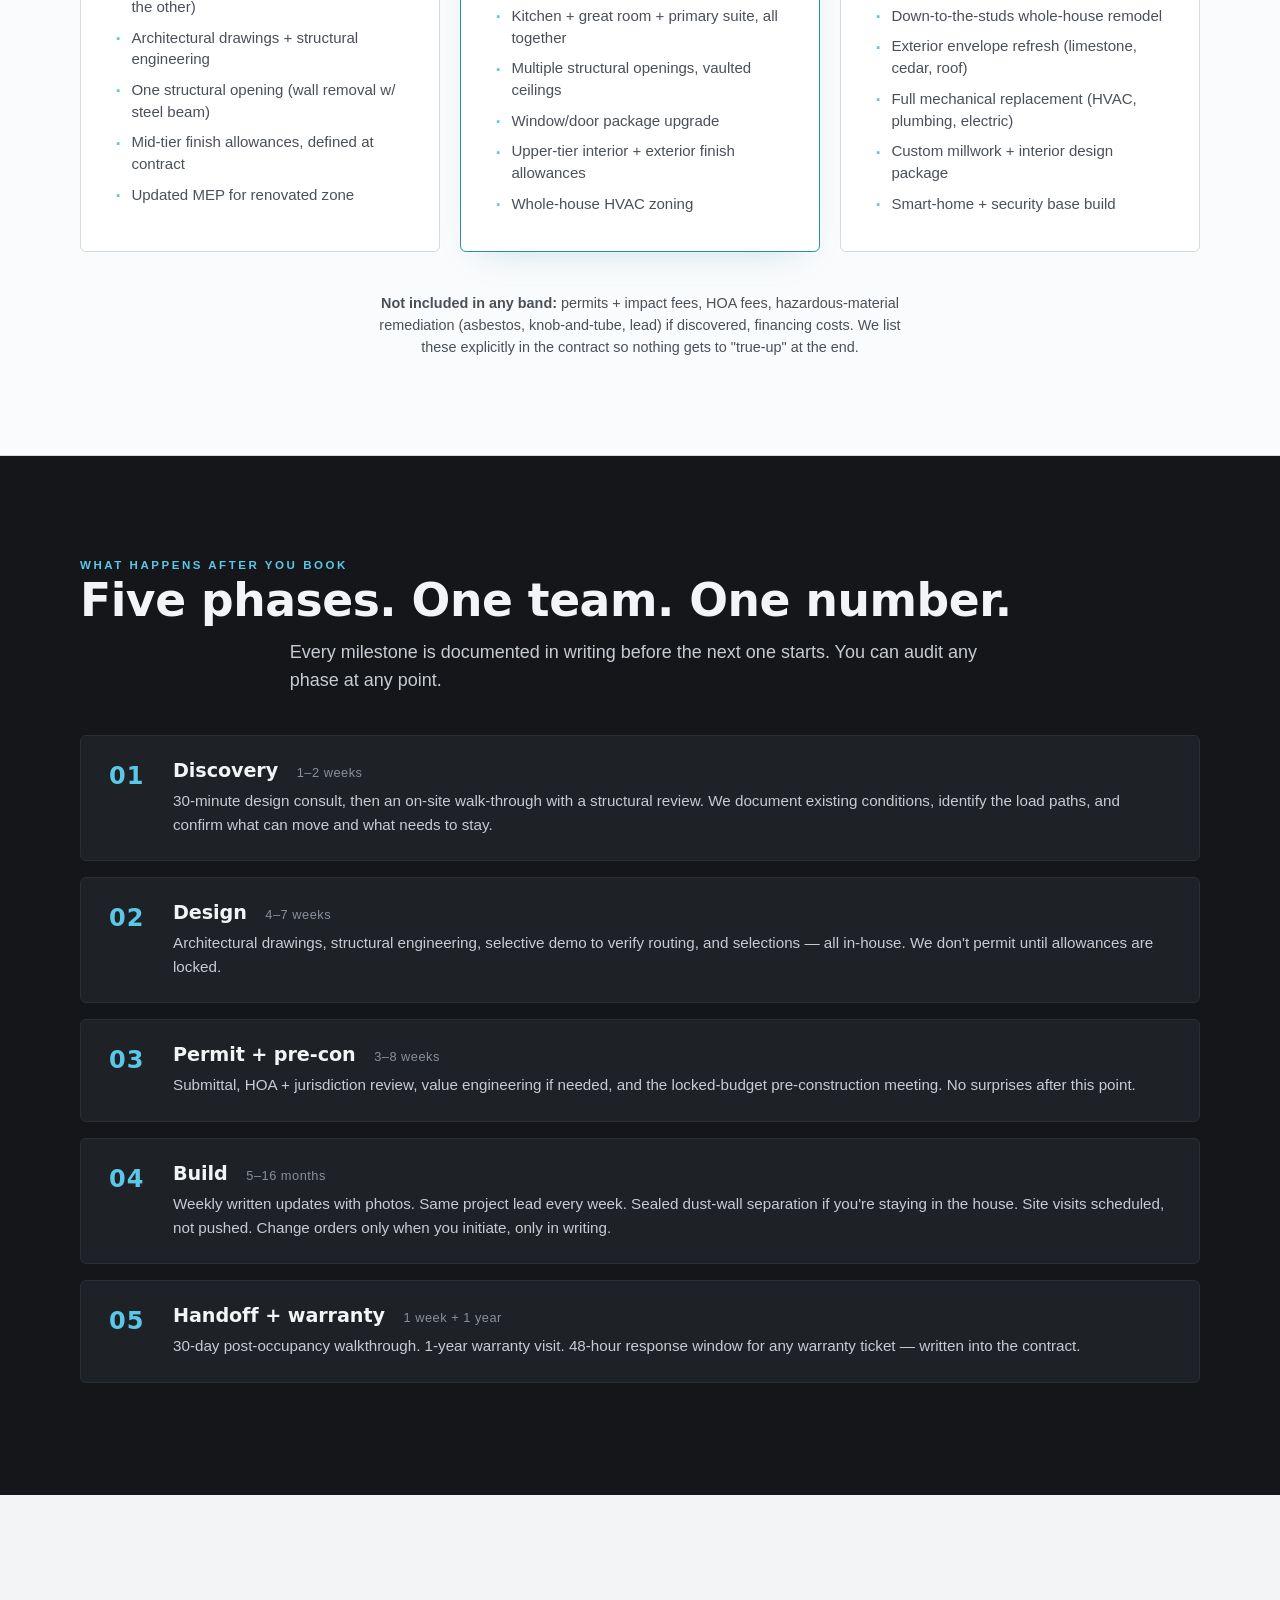
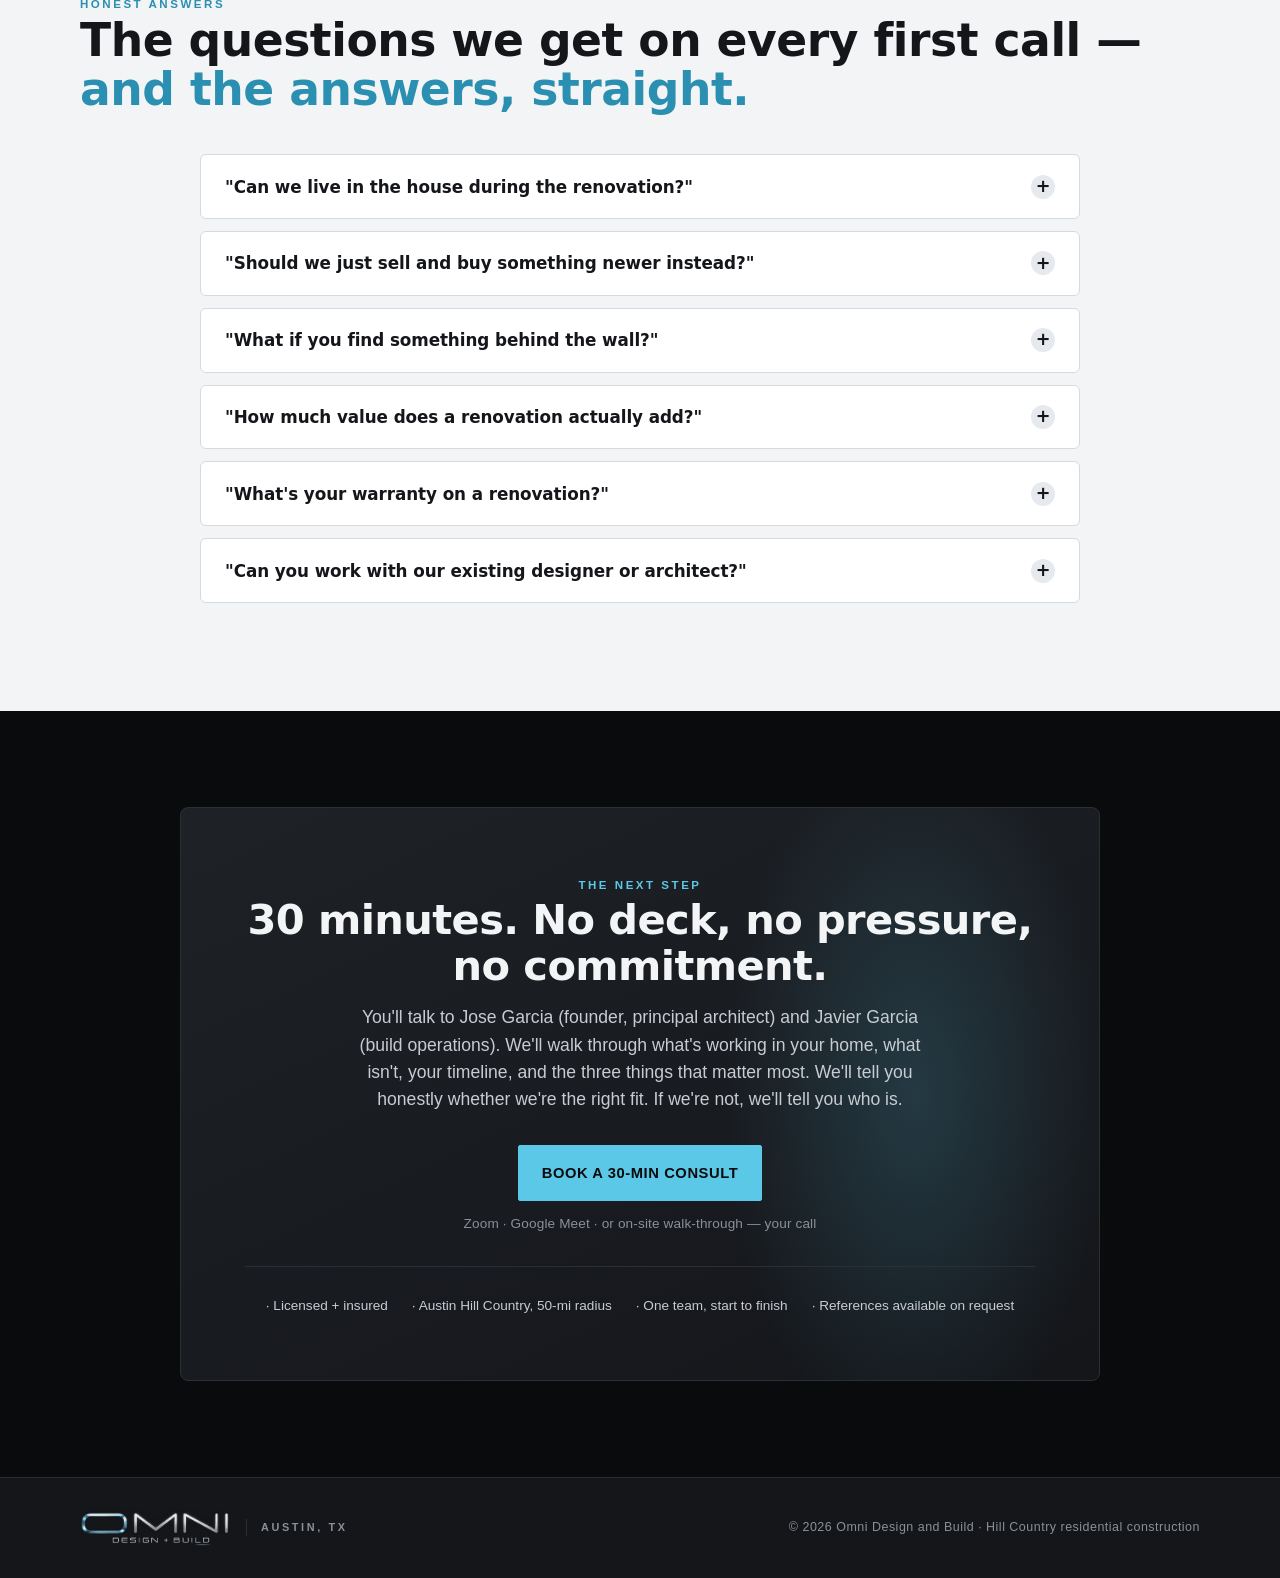
<file: lanes/major-renos.html>
<!doctype html>
<html lang="en">
  <head>
    <meta charset="utf-8" />
    <meta name="viewport" content="width=device-width, initial-scale=1" />
    <title>Major Renovations — Omni Design and Build · Austin Hill Country</title>
    <meta
      name="description"
      content="Whole-house remodels, kitchen and primary-suite gut-jobs, opening up walls, adding light. Same footprint, different home. $400K–$1.5M, in-house design–engineer–build by one Hill Country team."
    />
    <meta property="og:title" content="Major Renovations — Omni Design and Build" />
    <meta
      property="og:description"
      content="Hill Country whole-house renovations by a single team. Design, engineer, and build, all in one house."
    />
    <link rel="icon" href="data:image/svg+xml;utf8,%3Csvg xmlns='http://www.w3.org/2000/svg' viewBox='0 0 64 64'%3E%3Crect width='64' height='64' fill='%232A2620'/%3E%3Ccircle cx='32' cy='32' r='14' fill='none' stroke='%23C18A4A' stroke-width='4'/%3E%3C/svg%3E" />
    <link rel="stylesheet" href="../styles.css" />
    <link rel="stylesheet" href="../chatbot.css" />
    <link rel="stylesheet" href="custom-builds.css" />
  </head>
  <body>
    <!-- ============================================================
         HEADER
         ============================================================ -->
    <header class="site-header" id="siteHeader">
      <div class="container header-row">
        <a class="brand" href="../index.html" aria-label="Omni Design and Build — home">
          <img
            src="../images/omni_logo_transparent.png"
            alt="Omni Design and Build"
            class="brand-logo"
            width="1420"
            height="338"
          />
        </a>
        <nav class="nav" aria-label="Primary">
          <a href="../index.html#lanes">What we build</a>
          <a href="../index.html#credibility">Why Omni</a>
          <a href="../index.html#cta-foot">Contact</a>
        </nav>
        <a href="../book.html" class="btn btn-cta btn-cta-sm">
          <span class="btn-text-full">Book a 30-min consult</span>
          <span class="btn-text-short">Book consult</span>
        </a>
      </div>
    </header>

    <main id="top">
      <!-- ============================================================
           HERO
           ============================================================ -->
      <section class="cb-hero" aria-label="Major renovations hero">
        <div class="cb-hero-bg">
          <img src="../images/renos_hero.png" alt="A renovated Texas Hill Country open-plan kitchen with limestone island, white oak cabinetry, deep green tile, and bronze hardware" />
          <div class="cb-hero-shade"></div>
        </div>
        <div class="container cb-hero-inner">
          <span class="eyebrow eyebrow-cyan cb-hero-eyebrow">Lane 02 · Major Renovations · $400K–$1.5M</span>
          <h1 class="cb-hero-h1">
            Same footprint.<br />
            <span class="cyan">Different home.</span>
          </h1>
          <p class="cb-hero-sub">
            Whole-house remodels, kitchen and primary-suite gut-jobs,
            opening up walls, adding light. The fastest way from a house
            you've outgrown to one you're proud to walk into — designed,
            engineered, and built by one team.
          </p>
          <div class="cb-hero-actions">
            <a href="../book.html" class="btn btn-cta">Book a 30-min design consult</a>
            <a href="#process" class="btn btn-ghost-light">See how we work →</a>
          </div>
          <ul class="cb-hero-trust">
            <li><span class="cyan">·</span> Austin Hill Country, 50-mi radius</li>
            <li><span class="cyan">·</span> Licensed + insured</li>
            <li><span class="cyan">·</span> Design – engineer – build, in-house</li>
            <li><span class="cyan">·</span> One contract, one team</li>
          </ul>
        </div>
      </section>

      <!-- ============================================================
           PROMISE STRIP
           ============================================================ -->
      <section class="cb-promise">
        <div class="container cb-promise-grid">
          <div class="cb-promise-item">
            <span class="cb-promise-num">01</span>
            <h3>Renovate, don't relocate</h3>
            <p>
              You already love the lot, the trees, the schools, the
              neighbors. The only thing wrong is the house — and that's
              the one variable we can actually fix. No closing costs,
              no agent fees, no moving truck.
            </p>
          </div>
          <div class="cb-promise-item">
            <span class="cb-promise-num">02</span>
            <h3>Engineer-led demolition</h3>
            <p>
              Most renovation surprises live behind a wall someone
              guessed wasn't load-bearing. We send the structural
              engineer through before demo day, not after — so the
              steel beam is sized in week 3, not improvised in week 9.
            </p>
          </div>
          <div class="cb-promise-item">
            <span class="cb-promise-num">03</span>
            <h3>Locked allowances at signing</h3>
            <p>
              Tile, fixtures, cabinetry, flooring — every category
              priced to a real selection before contract. You sign
              once, and the number doesn't drift mid-build. The single
              biggest source of renovation overruns, closed first.
            </p>
          </div>
        </div>
      </section>

      <!-- ============================================================
           PILLARS
           ============================================================ -->
      <section class="cb-pillars" id="why">
        <div class="container">
          <div class="cb-section-head">
            <span class="eyebrow eyebrow-light">Why owners hire Omni for renos</span>
            <h2 class="cb-h2">
              The most expensive renovation
              <span class="cyan-deep">is the one done twice.</span>
            </h2>
          </div>

          <div class="cb-pillars-grid">
            <article class="cb-pillar">
              <div class="cb-pillar-img">
                <img src="../images/renos_kitchen.png" alt="A renovated kitchen island with cream limestone waterfall edge, white oak cabinets, deep green tile, and bronze hardware" loading="lazy" />
              </div>
              <div>
                <h3>Kitchens that earn the gut.</h3>
                <p>
                  A kitchen renovation isn't about new cabinet boxes.
                  It's about how light moves through the room at 7 AM
                  and 7 PM, where the trash actually goes, and whether
                  the island can fit four people pulling stools out at
                  the same time. We design from how you cook on a
                  random Tuesday, then layer the finishes on top.
                </p>
              </div>
            </article>

            <article class="cb-pillar">
              <div class="cb-pillar-img">
                <img src="../images/renos_living.png" alt="An open-plan living room with a steel beam crossing the vaulted ceiling, limestone fireplace, and oak views" loading="lazy" />
              </div>
              <div>
                <h3>Walls come down properly — or not at all.</h3>
                <p>
                  The "open-concept" renovation that goes wrong is the
                  one where someone took out a wall they shouldn't have
                  and then a beam shows up too low or a column shows up
                  in the middle of the kitchen. We engineer the
                  structural opening before we draw the kitchen, so the
                  beam tucks into the ceiling line and the room reads
                  as if it was never closed in the first place.
                </p>
              </div>
            </article>

            <article class="cb-pillar">
              <div class="cb-pillar-img">
                <img src="../images/renos_bath.png" alt="A renovated primary bathroom with limestone vanity, deep green tile shower, freestanding tub, and bronze fixtures" loading="lazy" />
              </div>
              <div>
                <h3>Primary suites that actually feel new.</h3>
                <p>
                  Most primary-suite renos fail at the same place —
                  the closet still has the same footprint, the bath
                  layout still pinches at the same corner, the door
                  still hits the dresser. We move the walls that need
                  moving, run the plumbing where it should have been,
                  and rework the layout from how you actually use the
                  room — not how it was framed in 1998.
                </p>
              </div>
            </article>
          </div>
        </div>
      </section>

      <!-- ============================================================
           COMPARE
           ============================================================ -->
      <section class="cb-compare" id="why-one-team">
        <div class="container">
          <div class="cb-section-head cb-section-head--center">
            <span class="eyebrow eyebrow-cyan">The structural difference</span>
            <h2 class="cb-h2 cb-h2--inverse">
              Most renovations are guessed at.<br />
              <span class="cyan">Ours are engineered before demo day.</span>
            </h2>
            <p class="cb-section-sub cb-section-sub--inverse">
              The change orders that wreck a renovation budget aren't
              acts of God. They're the load-bearing wall nobody checked,
              the cast-iron drain nobody scoped, the HVAC return that's
              two duct sizes short. We find those before contract.
            </p>
          </div>

          <div class="cb-compare-grid">
            <div class="cb-compare-col cb-compare-col--bad">
              <span class="cb-compare-tag">Typical reno route</span>
              <h3>Quote from a sketch. Discover the truth at demo.</h3>
              <ul>
                <li>Designer draws plans without engineer involvement</li>
                <li>GC bids the drawings as-is, with broad allowances</li>
                <li>Demo day reveals load-bearing surprises</li>
                <li>Plumbing routing assumed, not field-verified</li>
                <li>HVAC capacity not recalculated for new layout</li>
                <li>Allowances "true up" mid-build with change orders</li>
                <li class="cb-compare-end">Final number averages 20–30% over signing.</li>
              </ul>
            </div>
            <div class="cb-compare-col cb-compare-col--good">
              <span class="cb-compare-tag">Omni</span>
              <h3>Engineer first. Verify in the field. Then quote.</h3>
              <ul>
                <li>Structural engineer reviews existing framing</li>
                <li>Selective demo to verify routing &amp; load paths</li>
                <li>MEP capacity recalculated for new layout</li>
                <li>Beam, header, and column sizes specified in plans</li>
                <li>Fixed allowances per category, written into contract</li>
                <li>Demo finds nothing we didn't already know about</li>
                <li class="cb-compare-end">Final number lands within published range.</li>
              </ul>
            </div>
          </div>
        </div>
      </section>

      <!-- ============================================================
           GALLERY
           ============================================================ -->
      <section class="cb-gallery">
        <div class="container">
          <div class="cb-section-head">
            <span class="eyebrow eyebrow-light">What it looks like</span>
            <h2 class="cb-h2">
              Same house, transformed —
              <span class="cyan-deep">and engineered to last.</span>
            </h2>
          </div>

          <div class="cb-gallery-grid">
            <figure class="cb-gallery-item cb-gallery-item--wide">
              <img src="../images/renos_hero.png" alt="An open-plan kitchen with limestone island, white oak cabinetry, deep green backsplash, and bronze pendants" loading="lazy" />
              <figcaption>
                <strong>Kitchen + great-room gut.</strong> Wall removed
                between kitchen and living, ceiling vaulted to expose
                framing, new steel beam tucked into the ridge.
              </figcaption>
            </figure>

            <figure class="cb-gallery-item">
              <img src="../images/renos_kitchen.png" alt="Detail of a kitchen island with limestone waterfall edge, brass faucet, and emerald subway tile" loading="lazy" />
              <figcaption>
                <strong>Material discipline.</strong> Honed cream
                limestone counters, white oak cabinets, dark bronze
                hardware, deep green tile — finishes that age with the
                house, not against it.
              </figcaption>
            </figure>

            <figure class="cb-gallery-item">
              <img src="../images/renos_bath.png" alt="A primary bath with limestone vanity, deep green tile shower, and freestanding tub" loading="lazy" />
              <figcaption>
                <strong>Primary bath, reframed.</strong> Wall moved,
                shower expanded, tub repositioned to the window. New
                plumbing rough-in, not a fixture swap.
              </figcaption>
            </figure>

            <figure class="cb-gallery-item cb-gallery-item--wide">
              <img src="../images/renos_exterior.png" alt="A refreshed Hill Country ranch exterior with new limestone veneer, cedar accents, and a deep green metal roof" loading="lazy" />
              <figcaption>
                <strong>Exterior refresh, top-down.</strong> New
                limestone veneer, cedar accent panels, deep green
                standing-seam roof, dark bronze windows — the same
                house everyone in the cul-de-sac will compliment.
              </figcaption>
            </figure>
          </div>
        </div>
      </section>

      <!-- ============================================================
           ANCHOR PROOF — Aaron's expansion
           ============================================================ -->
      <section class="cb-anchor" id="proof">
        <div class="container cb-anchor-grid">
          <div class="cb-anchor-img">
            <img src="../images/renos_living.png" alt="Aaron's Leander expansion — open-plan living room with steel beam, limestone fireplace, and oak views" loading="lazy" />
            <span class="cb-anchor-img-tag">Aaron's expansion · Leander, TX</span>
          </div>
          <div class="cb-anchor-copy">
            <span class="eyebrow eyebrow-light">Anchor case study</span>
            <h2 class="cb-h2">
              "They opened up the back of the house and the
              whole floor plan finally made sense."
            </h2>
            <p class="cb-anchor-quote-attr">— Aaron, Leander homeowner</p>
            <ul class="cb-anchor-bullets">
              <li>
                <strong>Scope.</strong> Kitchen gut, primary-suite
                expansion, structural opening to the back patio —
                executed alongside the outdoor program as one
                connected project.
              </li>
              <li>
                <strong>Schedule.</strong> Family stayed in the home
                with a sealed dust wall through cabinet install. Final
                walk-through within the contract timeline.
              </li>
              <li>
                <strong>Budget.</strong> Locked allowances at contract.
                Final invoice within published range — no true-up at the end.
              </li>
              <li>
                <strong>Single point of contact.</strong> Same project
                lead from kickoff through warranty walk-through.
              </li>
            </ul>
            <p class="cb-anchor-meta">
              We make Aaron available to qualified prospects for a
              reference call after the design consult. References are
              earned, not bought.
            </p>
          </div>
        </div>
      </section>

      <!-- ============================================================
           SCOPE BANDS
           ============================================================ -->
      <section class="cb-scope" id="scope">
        <div class="container">
          <div class="cb-section-head">
            <span class="eyebrow eyebrow-light">Honest scope</span>
            <h2 class="cb-h2">
              What $400K–$1.5M actually buys —
              <span class="cyan-deep">and what it doesn't.</span>
            </h2>
            <p class="cb-section-sub">
              The "starting at" number on most renovation pages rarely
              survives the first 30 days. Here's the honest band, with
              what's in and what isn't, before you sit down with us.
            </p>
          </div>

          <div class="cb-scope-grid">
            <div class="cb-scope-band">
              <span class="cb-scope-band-label">$400K – $700K</span>
              <h3>Foundation reno</h3>
              <p class="cb-scope-band-sf">Single zone · 5–8 month build</p>
              <ul>
                <li>Kitchen gut + primary suite gut (one or the other)</li>
                <li>Architectural drawings + structural engineering</li>
                <li>One structural opening (wall removal w/ steel beam)</li>
                <li>Mid-tier finish allowances, defined at contract</li>
                <li>Updated MEP for renovated zone</li>
              </ul>
            </div>
            <div class="cb-scope-band cb-scope-band--mid">
              <span class="cb-scope-band-label">$700K – $1.1M</span>
              <h3>Signature reno</h3>
              <p class="cb-scope-band-sf">Multi-zone · 7–12 month build</p>
              <ul>
                <li>All Foundation scope, plus:</li>
                <li>Kitchen + great room + primary suite, all together</li>
                <li>Multiple structural openings, vaulted ceilings</li>
                <li>Window/door package upgrade</li>
                <li>Upper-tier interior + exterior finish allowances</li>
                <li>Whole-house HVAC zoning</li>
              </ul>
            </div>
            <div class="cb-scope-band">
              <span class="cb-scope-band-label">$1.1M – $1.5M</span>
              <h3>Whole-house reno</h3>
              <p class="cb-scope-band-sf">Down-to-studs · 10–16 month build</p>
              <ul>
                <li>All Signature scope, plus:</li>
                <li>Down-to-the-studs whole-house remodel</li>
                <li>Exterior envelope refresh (limestone, cedar, roof)</li>
                <li>Full mechanical replacement (HVAC, plumbing, electric)</li>
                <li>Custom millwork + interior design package</li>
                <li>Smart-home + security base build</li>
              </ul>
            </div>
          </div>

          <div class="cb-scope-note">
            <strong>Not included in any band:</strong> permits + impact
            fees, HOA fees, hazardous-material remediation (asbestos,
            knob-and-tube, lead) if discovered, financing costs. We list
            these explicitly in the contract so nothing gets to "true-up"
            at the end.
          </div>
        </div>
      </section>

      <!-- ============================================================
           PROCESS
           ============================================================ -->
      <section class="cb-process" id="process">
        <div class="container">
          <div class="cb-section-head">
            <span class="eyebrow eyebrow-cyan">What happens after you book</span>
            <h2 class="cb-h2 cb-h2--inverse">
              Five phases. One team. One number.
            </h2>
            <p class="cb-section-sub cb-section-sub--inverse">
              Every milestone is documented in writing before the next
              one starts. You can audit any phase at any point.
            </p>
          </div>

          <ol class="cb-process-steps">
            <li>
              <span class="cb-step-num">01</span>
              <div>
                <h3>Discovery <span class="cb-step-time">1–2 weeks</span></h3>
                <p>
                  30-minute design consult, then an on-site walk-through
                  with a structural review. We document existing
                  conditions, identify the load paths, and confirm what
                  can move and what needs to stay.
                </p>
              </div>
            </li>
            <li>
              <span class="cb-step-num">02</span>
              <div>
                <h3>Design <span class="cb-step-time">4–7 weeks</span></h3>
                <p>
                  Architectural drawings, structural engineering,
                  selective demo to verify routing, and selections —
                  all in-house. We don't permit until allowances are
                  locked.
                </p>
              </div>
            </li>
            <li>
              <span class="cb-step-num">03</span>
              <div>
                <h3>Permit + pre-con <span class="cb-step-time">3–8 weeks</span></h3>
                <p>
                  Submittal, HOA + jurisdiction review, value engineering
                  if needed, and the locked-budget pre-construction
                  meeting. No surprises after this point.
                </p>
              </div>
            </li>
            <li>
              <span class="cb-step-num">04</span>
              <div>
                <h3>Build <span class="cb-step-time">5–16 months</span></h3>
                <p>
                  Weekly written updates with photos. Same project lead
                  every week. Sealed dust-wall separation if you're
                  staying in the house. Site visits scheduled, not
                  pushed. Change orders only when you initiate, only in
                  writing.
                </p>
              </div>
            </li>
            <li>
              <span class="cb-step-num">05</span>
              <div>
                <h3>Handoff + warranty <span class="cb-step-time">1 week + 1 year</span></h3>
                <p>
                  30-day post-occupancy walkthrough. 1-year warranty
                  visit. 48-hour response window for any warranty ticket
                  — written into the contract.
                </p>
              </div>
            </li>
          </ol>
        </div>
      </section>

      <!-- ============================================================
           FAQ
           ============================================================ -->
      <section class="cb-faq" id="faq">
        <div class="container">
          <div class="cb-section-head">
            <span class="eyebrow eyebrow-light">Honest answers</span>
            <h2 class="cb-h2">
              The questions we get on every first call —
              <span class="cyan-deep">and the answers, straight.</span>
            </h2>
          </div>

          <div class="cb-faq-list">
            <details class="cb-faq-item">
              <summary>
                <span>"Can we live in the house during the renovation?"</span>
                <span class="cb-faq-icon" aria-hidden="true">+</span>
              </summary>
              <div class="cb-faq-body">
                <p>
                  For Foundation-band projects: usually yes — sealed
                  dust-wall separation, single subcontractor entry,
                  protected paths to bedrooms and a working bathroom.
                  For Signature and whole-house renos: we recommend a
                  short-term move-out for the demo + rough-in window
                  (typically 6–10 weeks) and re-entry once the kitchen
                  and at least one full bath are functional. We'll be
                  honest about which phase is livable and which isn't.
                </p>
              </div>
            </details>

            <details class="cb-faq-item">
              <summary>
                <span>"Should we just sell and buy something newer instead?"</span>
                <span class="cb-faq-icon" aria-hidden="true">+</span>
              </summary>
              <div class="cb-faq-body">
                <p>
                  Run the numbers honestly. If your monthly payment is
                  locked at a low rate and your property is on a lot
                  you couldn't replicate today (oaks, view, school
                  zone, half-acre+), renovating almost always wins on
                  total cost over a 10-year horizon. If you're rate-
                  flexible and the lot is replaceable, it's a closer
                  call. We'll do the math with you on the first call —
                  and if the answer is "sell," we'll tell you that too.
                </p>
              </div>
            </details>

            <details class="cb-faq-item">
              <summary>
                <span>"What if you find something behind the wall?"</span>
                <span class="cb-faq-icon" aria-hidden="true">+</span>
              </summary>
              <div class="cb-faq-body">
                <p>
                  Three categories of "behind-the-wall" surprises:
                  structural (load paths, beams, headers), MEP
                  (plumbing routing, electrical capacity, HVAC), and
                  hazmat (asbestos, knob-and-tube, lead paint). We
                  pre-empt the first two with selective demo during
                  design, before we sign. Hazmat is the only true
                  unknown — and Texas law requires testing before
                  certain demo work, which we'll quote separately so
                  there's no ambiguity in the contract.
                </p>
              </div>
            </details>

            <details class="cb-faq-item">
              <summary>
                <span>"How much value does a renovation actually add?"</span>
                <span class="cb-faq-icon" aria-hidden="true">+</span>
              </summary>
              <div class="cb-faq-body">
                <p>
                  Depends on the lot and the comps. In the Hill Country
                  on a 1+ acre lot with mature trees, kitchen and
                  primary-suite renovations typically recover 70–85%
                  of cost at resale, with whole-house renos coming in
                  closer to 65–80%. The honest answer: don't renovate
                  to flip. Renovate because you plan to be in the
                  house another 7–10+ years and want to enjoy it. The
                  resale upside is the bonus, not the thesis.
                </p>
              </div>
            </details>

            <details class="cb-faq-item">
              <summary>
                <span>"What's your warranty on a renovation?"</span>
                <span class="cb-faq-icon" aria-hidden="true">+</span>
              </summary>
              <div class="cb-faq-body">
                <p>
                  One-year comprehensive on all workmanship in our
                  scope. Two years on systems we install (electrical,
                  plumbing, HVAC). Ten years on structural work
                  (beams, headers, foundation modifications). The line
                  you actually care about: 48-hour response window on
                  every warranty ticket, written into the contract.
                </p>
              </div>
            </details>

            <details class="cb-faq-item">
              <summary>
                <span>"Can you work with our existing designer or architect?"</span>
                <span class="cb-faq-icon" aria-hidden="true">+</span>
              </summary>
              <div class="cb-faq-body">
                <p>
                  Yes — about 25% of our renovations come in with an
                  outside designer already engaged. We'll do a free
                  plan review first to flag anything missing
                  (structural detail, MEP routing, code clearances)
                  that would otherwise show up as a change order. If
                  the plans are construction-ready, we go straight to
                  pricing. If they need clean-up, we tell you what's
                  missing and what it'll cost — before contract.
                </p>
              </div>
            </details>
          </div>
        </div>
      </section>

      <!-- ============================================================
           FINAL CTA
           ============================================================ -->
      <section class="cb-cta" id="book">
        <div class="container">
          <div class="cb-cta-card">
            <span class="eyebrow eyebrow-cyan">The next step</span>
            <h2 class="cb-cta-h2">
              30 minutes. No deck, no pressure, no commitment.
            </h2>
            <p class="cb-cta-sub">
              You'll talk to Jose Garcia (founder, principal architect)
              and Javier Garcia (build operations). We'll walk through
              what's working in your home, what isn't, your timeline,
              and the three things that matter most. We'll tell you
              honestly whether we're the right fit. If we're not,
              we'll tell you who is.
            </p>
            <div class="cb-cta-actions">
              <a href="../book.html" class="btn btn-cta">Book a 30-min consult</a>
              <span class="cb-cta-meta">Zoom · Google Meet · or on-site walk-through — your call</span>
            </div>
            <ul class="cb-cta-trust">
              <li>· Licensed + insured</li>
              <li>· Austin Hill Country, 50-mi radius</li>
              <li>· One team, start to finish</li>
              <li>· References available on request</li>
            </ul>
          </div>
        </div>
      </section>
    </main>

    <!-- ============================================================
         FOOTER
         ============================================================ -->
    <footer class="site-footer">
      <div class="container footer-row">
        <div class="footer-brand">
          <img
            src="../images/omni_logo_transparent.png"
            alt="Omni Design and Build"
            class="footer-logo"
            width="1420"
            height="338"
          />
          <span class="footer-tag">AUSTIN, TX</span>
        </div>
        <p class="footer-meta">
          © 2026 Omni Design and Build · Hill Country residential construction
        </p>
      </div>
    </footer>

    <script>
      // Header scroll state
      (function () {
        const header = document.getElementById('siteHeader');
        if (!header) return;
        const onScroll = () => {
          if (window.scrollY > 24) header.classList.add('is-scrolled');
          else header.classList.remove('is-scrolled');
        };
        window.addEventListener('scroll', onScroll, { passive: true });
        onScroll();
      })();
    </script>
    <script src="../chatbot.js" defer></script>
  <script data-pplx-inline-edit>
(function () {
  if (window === window.top) return;

  const allowedParentOrigins = ["https://www.perplexity.ai","https://perplexity.ai","https://testing.perplexity.ai","https://staging.perplexity.ai","https://*.preview.i.perplexity.ai","http://localhost:3000","http://127.0.0.1:3000","http://localhost:5173","http://127.0.0.1:5173"];
  const MAX_FONT_BYTES = 500 * 1024;
  const MAX_TOTAL_FONT_BYTES = 2 * 1024 * 1024;
  let scrollForwarding = false;
  let scrollRaf = 0;
  let trustedTopOrigin = null;

  // Allow entries like "https://*.preview.i.perplexity.ai" — the wildcard
  // matches a single DNS label (no dots), so "https://*.foo" cannot stretch
  // across multiple labels.
  function matchesAllowedOrigin(origin) {
    if (!origin) return false;
    for (const entry of allowedParentOrigins) {
      if (!entry.includes("*")) {
        if (entry === origin) return true;
        continue;
      }
      const pattern = new RegExp(
        "^" +
          entry.replace(/[.+?^${}()|[\]\\]/g, "\\$&").replace(/\*/g, "[^.]+") +
          "$",
      );
      if (pattern.test(origin)) return true;
    }
    return false;
  }

  // Trust decision: when the sender is same-origin-visible (event.origin is a
  // real origin like https://www.perplexity.ai) we trust event.origin directly.
  // When event.origin is "null" (opaque broker srcdoc), we fall back to the
  // broker's stamped `parentOrigin` to identify the top window. The fallback
  // is claim-only — we rely on the browser's native `targetOrigin` enforcement
  // on the response path (see postToTrustedTop) to ensure replies can't be
  // delivered to anyone but the actual top window of that claimed origin.
  function getTrustedParentOrigin(event) {
    const forwardedParentOrigin =
      typeof event.data.parentOrigin === "string" ? event.data.parentOrigin : null;
    const parentOrigin = event.origin === "null" ? forwardedParentOrigin : event.origin;
    return matchesAllowedOrigin(parentOrigin) ? parentOrigin : null;
  }

  // All responses go to window.top with targetOrigin = the allowlisted origin.
  // An attacker that iframes us inside their own null-origin broker can claim
  // any parentOrigin they like, but the browser will drop the reply whenever
  // the real top's origin doesn't match — so the screenshot never leaves.
  function postToTrustedTop(message) {
    if (!trustedTopOrigin) return;
    try {
      window.top.postMessage(message, trustedTopOrigin);
    } catch (_error) {}
  }

  function inlineAll(original, clone) {
    if (original.nodeType !== 1 || clone.nodeType !== 1) return;

    try {
      const computedStyle = getComputedStyle(original);
      // cssText on a computed style is the serialized declaration in modern
      // Chromium/Safari — a single read beats enumerating ~400 longhand
      // properties. Firefox returns "" here, so we fall back on empty.
      const serialized = computedStyle.cssText;
      if (serialized) {
        clone.style.cssText = serialized;
      } else {
        const parts = new Array(computedStyle.length);
        for (let index = 0; index < computedStyle.length; index += 1) {
          const property = computedStyle[index];
          parts[index] = `${property}:${computedStyle.getPropertyValue(property)};`;
        }
        clone.style.cssText = parts.join("");
      }
    } catch (_error) {}

    const originalChildren = original.children;
    const clonedChildren = clone.children;
    for (
      let index = 0;
      index < originalChildren.length && index < clonedChildren.length;
      index += 1
    ) {
      inlineAll(originalChildren[index], clonedChildren[index]);
    }
  }

  function extractFontUrl(srcValue) {
    const matches = [
      ...srcValue.matchAll(
        /url\(["']?([^"')]+)["']?\)(?:\s*format\(["']?([^"')]+)["']?\))?/gi,
      ),
    ];
    if (matches.length === 0) return null;
    const woff2 = matches.find((m) => m[2] && m[2].toLowerCase().includes("woff2"));
    if (woff2) return woff2[1];
    const woff = matches.find((m) => m[2] && m[2].toLowerCase().includes("woff"));
    if (woff) return woff[1];
    return matches[0][1];
  }

  // Cache resolved font URL -> data URI across captures. Fonts on a page
  // essentially never change, and a batch run emits multiple captures back to
  // back — without this we'd refetch + re-base64 every time.
  const fontDataUriCache = new Map();
  const SRC_DECLARATION_RE = /src\s*:\s*[^;}]+/i;

  async function fetchAsDataUri(url) {
    if (fontDataUriCache.has(url)) return fontDataUriCache.get(url);
    let dataUri = null;
    try {
      const response = await fetch(url, { mode: "cors", credentials: "omit" });
      if (response.ok) {
        const blob = await response.blob();
        if (blob.size <= MAX_FONT_BYTES) {
          dataUri = await new Promise((resolve) => {
            const reader = new FileReader();
            reader.onloadend = () =>
              resolve(typeof reader.result === "string" ? reader.result : null);
            reader.onerror = () => resolve(null);
            reader.readAsDataURL(blob);
          });
        }
      }
    } catch (_error) {
      dataUri = null;
    }
    fontDataUriCache.set(url, dataUri);
    return dataUri;
  }

  function collectFontFaceRuleTexts() {
    const rules = [];
    for (const sheet of document.styleSheets) {
      let cssRules;
      try {
        cssRules = sheet.cssRules;
      } catch (_error) {
        continue;
      }
      if (!cssRules) continue;
      for (const rule of cssRules) {
        const cssText = rule.cssText || "";
        if (cssText.startsWith("@font-face")) rules.push(cssText);
      }
    }
    return rules;
  }

  async function buildInlinedFontCss() {
    const ruleTexts = collectFontFaceRuleTexts();
    if (ruleTexts.length === 0) return null;

    const resolved = ruleTexts.map((cssText) => {
      if (!SRC_DECLARATION_RE.test(cssText)) return null;
      const srcMatch = cssText.match(/src\s*:\s*([^;}]+)[;}]/i);
      if (!srcMatch) return null;
      const url = extractFontUrl(srcMatch[1]);
      if (!url) return null;
      try {
        return { cssText, url: new URL(url, document.baseURI).href };
      } catch (_error) {
        return null;
      }
    });

    const dataUris = await Promise.all(
      resolved.map((entry) => (entry ? fetchAsDataUri(entry.url) : Promise.resolve(null))),
    );

    const inlined = [];
    let totalBytes = 0;
    for (let index = 0; index < resolved.length; index += 1) {
      const entry = resolved[index];
      const dataUri = dataUris[index];
      if (!entry || !dataUri) continue;
      const approxBytes = dataUri.length * 0.75;
      if (totalBytes + approxBytes > MAX_TOTAL_FONT_BYTES) break;
      totalBytes += approxBytes;
      inlined.push(entry.cssText.replace(SRC_DECLARATION_RE, `src: url("${dataUri}")`));
    }
    return inlined.length > 0 ? inlined.join("\n") : null;
  }

  function stripExternal(clone) {
    const images = clone.querySelectorAll("img");
    for (let index = 0; index < images.length; index += 1) {
      const src = images[index].getAttribute("src");
      if (src && !src.startsWith("data:")) images[index].removeAttribute("src");
    }

    const elements = clone.querySelectorAll("*");
    for (let index = 0; index < elements.length; index += 1) {
      const style = elements[index].style.cssText;
      if (style && style.includes("url(")) {
        elements[index].style.cssText = style.replace(
          /url\(["']?(?!data:)[^)"']*["']?\)/gi,
          "none",
        );
      }
    }
  }

  function emitScroll() {
    scrollRaf = 0;
    if (!scrollForwarding) return;
    postToTrustedTop({
      type: "INLINE_EDIT_SCROLL",
      scrollX: window.scrollX,
      scrollY: window.scrollY,
    });
  }

  window.addEventListener(
    "scroll",
    function () {
      if (!scrollForwarding || scrollRaf) return;
      scrollRaf = requestAnimationFrame(emitScroll);
    },
    { passive: true, capture: true },
  );

  async function handleCaptureRequest(event) {
    const requestId = event.data.requestId;
    const scrollX = window.scrollX;
    const scrollY = window.scrollY;
    const width = window.innerWidth;
    const height = window.innerHeight;

    function postResult(dataUrl) {
      postToTrustedTop({
        type: "INLINE_EDIT_SCREENSHOT_RESULT",
        requestId,
        dataUrl,
        scrollX,
        scrollY,
      });
    }

    try {
      // Wait for any pending web fonts to resolve so both inline metrics and
      // the @font-face inlining below see the same loaded faces.
      if (document.fonts && document.fonts.ready) {
        try {
          await document.fonts.ready;
        } catch (_error) {}
      }

      const clone = document.documentElement.cloneNode(true);
      inlineAll(document.documentElement, clone);

      const removedNodes = clone.querySelectorAll("script,link[rel=\"stylesheet\"],style");
      for (let index = 0; index < removedNodes.length; index += 1) {
        removedNodes[index].remove();
      }

      stripExternal(clone);

      // Re-embed web fonts as data-URI @font-face rules so the SVG rasterizer
      // can resolve them — external font URLs aren't fetched during
      // foreignObject rendering, which would otherwise force a fallback face
      // and change text metrics.
      const inlinedFontCss = await buildInlinedFontCss();
      if (inlinedFontCss) {
        const styleEl = document.createElement("style");
        styleEl.textContent = inlinedFontCss;
        const head = clone.querySelector("head");
        if (head) head.appendChild(styleEl);
        else clone.insertBefore(styleEl, clone.firstChild);
      }

      const html = new XMLSerializer().serializeToString(clone);
      const svg =
        `<svg xmlns="http://www.w3.org/2000/svg" width="${width}" height="${height}">` +
        '<foreignObject width="100%" height="100%">' +
        `<div xmlns="http://www.w3.org/1999/xhtml" style="width:${width}px;height:${height}px;overflow:hidden">` +
        `<div style="transform:translate(-${scrollX}px,-${scrollY}px);transform-origin:top left">` +
        html +
        "</div></div></foreignObject></svg>";
      const svgUrl = `data:image/svg+xml;charset=utf-8,${encodeURIComponent(svg)}`;
      const image = new Image();
      image.onload = function () {
        const canvas = document.createElement("canvas");
        canvas.width = width;
        canvas.height = height;
        canvas.getContext("2d").drawImage(image, 0, 0);
        postResult(canvas.toDataURL("image/png"));
      };
      image.onerror = function () {
        postResult(null);
      };
      image.src = svgUrl;
    } catch (_error) {
      postResult(null);
    }
  }

  window.addEventListener("message", function (event) {
    if (!event.data) return;
    // Only accept messages from the direct parent frame. Blocks sibling /
    // unrelated-window postMessage senders that could otherwise reach us.
    if (event.source !== window.parent) return;

    const trustedParentOrigin = getTrustedParentOrigin(event);
    if (!trustedParentOrigin) return;
    trustedTopOrigin = trustedParentOrigin;

    if (event.data.type === "INLINE_EDIT_SCROLL_START") {
      scrollForwarding = true;
      emitScroll();
      return;
    }

    if (event.data.type === "INLINE_EDIT_SCROLL_STOP") {
      scrollForwarding = false;
      if (scrollRaf) cancelAnimationFrame(scrollRaf);
      scrollRaf = 0;
      return;
    }

    if (event.data.type !== "INLINE_EDIT_CAPTURE_REQUEST") return;

    handleCaptureRequest(event);
  });
})();

</script></body>
</html>
</file>
<file: styles.css>
/* =============================================================
   Omni Design and Build — homepage
   Palette derived from the Omni logo: jet black, silver, cyan glow.
   ============================================================= */

:root {
  /* Dark surfaces */
  --jet:        #0a0b0d;
  --carbon:     #14161a;
  --graphite:   #1e2126;
  --steel:      #2a2e35;

  /* Light surfaces */
  --silver:     #f2f4f6;
  --pearl:      #fafbfc;
  --mist:       #e6e9ed;

  /* Text on dark */
  --chrome:     #f2f4f6;
  --ink-soft:   #c7ccd2;
  --ink-faint:  #8a9099;

  /* Text on light */
  --ink:        #14161a;
  --ink-muted:  #4a5058;

  /* Accent — the cyan glow from the logo's O */
  --cyan:        #5bc8e8;
  --cyan-bright: #8fdbee;
  --cyan-deep:   #2a8fb0;
  --cyan-ink:    #0a2a33;

  /* Hairlines */
  --line-dark:  #2a2e35;
  --line-light: #d5dae0;

  /* Type */
  --font-display: 'Trebuchet MS', 'Segoe UI', system-ui, -apple-system, sans-serif;
  --font-body:    -apple-system, BlinkMacSystemFont, 'Segoe UI', Roboto, 'Helvetica Neue', Arial, sans-serif;

  /* Layout */
  --container-max: 1200px;
  --container-pad: clamp(1.25rem, 4vw, 2.5rem);

  /* Motion */
  --ease: cubic-bezier(0.16, 1, 0.3, 1);
}

/* ============================================================
   Reset & base
   ============================================================ */
*,
*::before,
*::after { box-sizing: border-box; }

html { -webkit-text-size-adjust: 100%; scroll-behavior: smooth; }

body {
  margin: 0;
  font-family: var(--font-body);
  font-size: 16px;
  line-height: 1.55;
  color: var(--ink);
  background: var(--silver);
  -webkit-font-smoothing: antialiased;
  -moz-osx-font-smoothing: grayscale;
}

img { display: block; max-width: 100%; height: auto; }

a { color: inherit; text-decoration: none; }

h1, h2, h3, h4 {
  font-family: var(--font-display);
  font-weight: 700;
  line-height: 1.1;
  letter-spacing: -0.01em;
  margin: 0;
}

p { margin: 0; }

ul { list-style: none; padding: 0; margin: 0; }

/* Reduced motion */
@media (prefers-reduced-motion: reduce) {
  html { scroll-behavior: auto; }
  *, *::before, *::after { transition: none !important; animation: none !important; }
}

/* ============================================================
   Layout primitives
   ============================================================ */
.container {
  width: 100%;
  max-width: var(--container-max);
  margin: 0 auto;
  padding-left: var(--container-pad);
  padding-right: var(--container-pad);
}

.eyebrow {
  display: inline-block;
  font-family: var(--font-body);
  font-size: 0.72rem;
  font-weight: 700;
  letter-spacing: 0.22em;
  color: var(--cyan);
  text-transform: uppercase;
}

.eyebrow-light { color: var(--cyan-deep); }
.eyebrow-cyan  { color: var(--cyan); }

.cyan      { color: var(--cyan); }
.cyan-deep { color: var(--cyan-deep); }

/* ============================================================
   Buttons
   ============================================================ */
.btn {
  display: inline-flex;
  align-items: center;
  justify-content: center;
  gap: 0.5rem;
  padding: 0.95rem 1.4rem;
  font-family: var(--font-body);
  font-size: 0.92rem;
  font-weight: 700;
  letter-spacing: 0.04em;
  text-transform: uppercase;
  border: 1px solid transparent;
  border-radius: 2px;
  cursor: pointer;
  transition: transform 0.25s var(--ease), background 0.25s var(--ease),
              color 0.25s var(--ease), border-color 0.25s var(--ease),
              box-shadow 0.25s var(--ease);
}

.btn:focus-visible {
  outline: 2px solid var(--cyan);
  outline-offset: 3px;
}

.btn-cta {
  background: var(--cyan);
  color: var(--jet);
  border-color: var(--cyan);
  box-shadow: 0 0 0 0 rgba(91, 200, 232, 0.45);
}
.btn-cta:hover {
  background: var(--cyan-bright);
  border-color: var(--cyan-bright);
  transform: translateY(-1px);
  box-shadow: 0 0 0 6px rgba(91, 200, 232, 0.18);
}

.btn-cta-sm {
  padding: 0.6rem 1rem;
  font-size: 0.78rem;
  white-space: nowrap;
}
.btn-text-short { display: none; }
.btn-text-full  { display: inline; }
@media (max-width: 540px) {
  .btn-cta-sm {
    padding: 0.55rem 0.85rem;
    font-size: 0.72rem;
    letter-spacing: 0.03em;
  }
  .btn-text-short { display: inline; }
  .btn-text-full  { display: none; }
}

.btn-ghost {
  background: transparent;
  color: var(--chrome);
  border-color: rgba(242, 244, 246, 0.35);
}
.btn-ghost:hover {
  border-color: var(--cyan);
  color: var(--cyan);
}

.btn-ghost-light {
  background: transparent;
  color: var(--chrome);
  border-color: rgba(242, 244, 246, 0.45);
}
.btn-ghost-light:hover {
  border-color: var(--cyan);
  color: var(--cyan);
}

/* ============================================================
   Header
   ============================================================ */
.site-header {
  position: sticky;
  top: 0;
  z-index: 50;
  background: rgba(10, 11, 13, 0.85);
  backdrop-filter: blur(14px);
  -webkit-backdrop-filter: blur(14px);
  border-bottom: 1px solid transparent;
  transition: border-color 0.3s var(--ease), background 0.3s var(--ease);
}
.site-header.is-scrolled {
  border-bottom-color: var(--steel);
  background: rgba(10, 11, 13, 0.95);
}

.header-row {
  display: flex;
  align-items: center;
  justify-content: space-between;
  gap: 1.5rem;
  padding-top: 0.85rem;
  padding-bottom: 0.85rem;
  color: var(--chrome);
}

.brand {
  display: inline-flex;
  align-items: center;
  color: var(--chrome);
}
.brand-logo {
  display: block;
  height: 42px;
  width: auto;
  /* lift the logo slightly so the silver letterforms read crisper on the
     translucent header */
  filter: drop-shadow(0 1px 2px rgba(0, 0, 0, 0.4));
}
@media (max-width: 540px) {
  .brand-logo { height: 32px; }
}

.nav {
  display: flex;
  gap: 1.75rem;
  font-size: 0.86rem;
  letter-spacing: 0.04em;
}
.nav a {
  color: var(--ink-soft);
  transition: color 0.2s var(--ease);
  position: relative;
}
.nav a:hover { color: var(--cyan); }

@media (max-width: 820px) {
  .nav { display: none; }
}

/* ============================================================
   HERO
   ============================================================ */
.hero {
  position: relative;
  min-height: 88vh;
  display: flex;
  align-items: center;
  color: var(--chrome);
  background: var(--jet);
  overflow: hidden;
  isolation: isolate;
  padding: clamp(5rem, 12vh, 8rem) 0 clamp(4rem, 10vh, 6rem);
}

.hero-bg {
  position: absolute;
  inset: 0;
  z-index: -1;
}
.hero-bg img {
  width: 100%;
  height: 100%;
  object-fit: cover;
  object-position: center;
}
.hero-bg-shade {
  position: absolute;
  inset: 0;
  background:
    linear-gradient(180deg, rgba(10, 11, 13, 0.50) 0%, rgba(10, 11, 13, 0.28) 35%, rgba(10, 11, 13, 0.72) 100%),
    linear-gradient(90deg, rgba(10, 11, 13, 0.55) 0%, rgba(10, 11, 13, 0) 60%);
}

.hero-inner {
  position: relative;
  max-width: 880px;
}

.hero-eyebrow {
  margin-bottom: 1.4rem;
}

.hero-h1 {
  font-size: clamp(2.4rem, 6.4vw, 4.6rem);
  font-weight: 700;
  line-height: 1.04;
  letter-spacing: -0.018em;
  margin-bottom: 1.5rem;
  color: var(--chrome);
}
.hero-h1 .cyan { color: var(--cyan); }

.hero-sub {
  font-size: clamp(1.05rem, 1.8vw, 1.22rem);
  line-height: 1.55;
  color: var(--ink-soft);
  max-width: 60ch;
  margin-bottom: 2.2rem;
}

.hero-actions {
  display: flex;
  flex-wrap: wrap;
  gap: 0.85rem;
  margin-bottom: 2.6rem;
}

.hero-meta {
  display: flex;
  flex-wrap: wrap;
  gap: 1rem 1.6rem;
  font-size: 0.86rem;
  color: var(--ink-soft);
  letter-spacing: 0.02em;
  align-items: center;
}
.hero-meta li {
  display: inline-flex;
  align-items: center;
  gap: 0.55rem;
}
.hero-meta strong {
  color: var(--cyan);
  font-weight: 700;
  letter-spacing: 0.01em;
}
.hero-meta .dot {
  width: 4px; height: 4px;
  background: var(--cyan);
  border-radius: 50%;
  display: inline-block;
}

@media (max-width: 640px) {
  .hero { min-height: auto; padding: 6rem 0 4rem; }
  .hero-actions .btn { flex: 1 1 auto; min-width: 0; }
  .hero-meta { gap: 0.6rem 1rem; font-size: 0.8rem; }
}

/* ============================================================
   CREDIBILITY STRIP
   ============================================================ */
.credibility {
  background: var(--silver);
  color: var(--ink);
  padding: clamp(4rem, 9vw, 7rem) 0;
}

.credibility .eyebrow {
  margin-bottom: 1rem;
}

.cred-h2 {
  font-size: clamp(1.7rem, 3.6vw, 2.6rem);
  line-height: 1.15;
  letter-spacing: -0.015em;
  max-width: 28ch;
  margin-bottom: clamp(2.4rem, 5vw, 3.6rem);
  color: var(--ink);
}

.cred-grid {
  display: grid;
  grid-template-columns: repeat(4, minmax(0, 1fr));
  gap: 1.25rem;
}

.cred-card {
  background: var(--pearl);
  border: 1px solid var(--line-light);
  border-radius: 4px;
  padding: 1.6rem 1.5rem 1.7rem;
  position: relative;
  transition: transform 0.3s var(--ease), border-color 0.3s var(--ease),
              box-shadow 0.3s var(--ease);
}
.cred-card:hover {
  transform: translateY(-3px);
  border-color: var(--cyan-deep);
  box-shadow: 0 12px 32px -16px rgba(20, 22, 26, 0.18);
}

.cred-num {
  display: block;
  font-family: var(--font-display);
  font-size: 1.6rem;
  font-weight: 700;
  color: var(--cyan-deep);
  letter-spacing: 0.02em;
  margin-bottom: 0.7rem;
}

.cred-card h3 {
  font-size: 1.12rem;
  line-height: 1.25;
  color: var(--ink);
  margin-bottom: 0.55rem;
}

.cred-card p {
  font-size: 0.94rem;
  line-height: 1.55;
  color: var(--ink-muted);
}

@media (max-width: 980px) {
  .cred-grid { grid-template-columns: repeat(2, minmax(0, 1fr)); }
}
@media (max-width: 540px) {
  .cred-grid { grid-template-columns: 1fr; }
}

/* ============================================================
   THE 3 LANES
   ============================================================ */
.lanes {
  background: var(--carbon);
  color: var(--chrome);
  padding: clamp(4.5rem, 10vw, 7.5rem) 0;
}

.lanes .eyebrow { margin-bottom: 1rem; color: var(--cyan); }

.lanes-h2 {
  font-size: clamp(1.9rem, 4vw, 2.9rem);
  line-height: 1.12;
  max-width: 24ch;
  color: var(--chrome);
  margin-bottom: 0.8rem;
}

.lanes-sub {
  font-size: 1.02rem;
  color: var(--ink-soft);
  max-width: 56ch;
  margin-bottom: clamp(2.4rem, 5vw, 3.4rem);
}

.lanes-grid {
  display: grid;
  grid-template-columns: repeat(2, minmax(0, 1fr));
  gap: 1.5rem;
}

/* Featured lane — spans full width, horizontal layout */
.lane--featured {
  grid-column: 1 / -1;
}
.lane--featured .lane-card {
  flex-direction: row;
}
.lane--featured .lane-image {
  width: 52%;
  flex-shrink: 0;
  aspect-ratio: unset;
  min-height: 320px;
}
.lane--featured .lane-body {
  display: flex;
  flex-direction: column;
  justify-content: center;
  padding: 2rem 2.2rem;
}

.lane-card {
  display: flex;
  flex-direction: column;
  height: 100%;
  background: var(--graphite);
  border: 1px solid var(--steel);
  border-radius: 4px;
  overflow: hidden;
  color: var(--chrome);
  transition: transform 0.35s var(--ease), border-color 0.35s var(--ease),
              box-shadow 0.35s var(--ease);
}
.lane-card:hover {
  transform: translateY(-4px);
  border-color: var(--cyan);
  box-shadow: 0 18px 40px -16px rgba(0, 0, 0, 0.6);
}
.lane-card:focus-visible {
  outline: 2px solid var(--cyan);
  outline-offset: 4px;
}

.lane-image {
  aspect-ratio: 4 / 3;
  overflow: hidden;
  background: var(--jet);
}
.lane-image img {
  width: 100%;
  height: 100%;
  object-fit: cover;
  transition: transform 0.6s var(--ease);
}
.lane-card:hover .lane-image img {
  transform: scale(1.04);
}

.lane-body {
  padding: 1.5rem 1.4rem 1.7rem;
  display: flex;
  flex-direction: column;
  flex: 1;
}

.lane-tag {
  font-size: 0.72rem;
  font-weight: 700;
  letter-spacing: 0.18em;
  color: var(--cyan);
  margin-bottom: 0.85rem;
}

.lane-title {
  font-size: 1.35rem;
  line-height: 1.18;
  color: var(--chrome);
  margin-bottom: 0.7rem;
}

.lane-desc {
  font-size: 0.95rem;
  line-height: 1.55;
  color: var(--ink-soft);
  margin-bottom: 1.2rem;
}

.lane-list {
  display: flex;
  flex-direction: column;
  gap: 0.4rem;
  margin-bottom: 1.4rem;
  font-size: 0.88rem;
  color: var(--ink-soft);
}
.lane-list li {
  position: relative;
  padding-left: 1rem;
}
.lane-list li::before {
  content: '';
  position: absolute;
  left: 0;
  top: 0.55em;
  width: 6px;
  height: 1px;
  background: var(--cyan);
}

.lane-cta {
  margin-top: auto;
  font-size: 0.84rem;
  font-weight: 700;
  letter-spacing: 0.12em;
  text-transform: uppercase;
  color: var(--cyan);
  padding-top: 0.9rem;
  border-top: 1px solid var(--steel);
  transition: color 0.25s var(--ease), letter-spacing 0.25s var(--ease);
}
.lane-card:hover .lane-cta {
  color: var(--cyan-bright);
  letter-spacing: 0.14em;
}

@media (max-width: 980px) {
  .lanes-grid { grid-template-columns: 1fr; gap: 1.25rem; }
  .lane-image { aspect-ratio: 16 / 9; }
  .lane--featured .lane-card { flex-direction: column; }
  .lane--featured .lane-image { width: 100%; min-height: unset; aspect-ratio: 16 / 9; }
}

/* ============================================================
   CTA FOOT
   ============================================================ */
.cta-foot {
  background: var(--jet);
  color: var(--chrome);
  padding: clamp(4rem, 9vw, 6.5rem) 0;
  position: relative;
  overflow: hidden;
}
.cta-foot::before {
  content: '';
  position: absolute;
  inset: 0;
  background:
    radial-gradient(circle at 12% 20%, rgba(91, 200, 232, 0.10), transparent 45%),
    radial-gradient(circle at 88% 80%, rgba(91, 200, 232, 0.06), transparent 45%);
  pointer-events: none;
}

.cta-inner { position: relative; max-width: 780px; }

.cta-foot .eyebrow { margin-bottom: 1rem; }

.cta-h2 {
  font-size: clamp(1.85rem, 4.2vw, 3rem);
  line-height: 1.12;
  color: var(--chrome);
  margin-bottom: 1rem;
  letter-spacing: -0.014em;
}

.cta-sub {
  font-size: 1.05rem;
  color: var(--ink-soft);
  max-width: 58ch;
  margin-bottom: 2rem;
}

.cta-actions {
  display: flex;
  flex-wrap: wrap;
  gap: 0.85rem;
}

@media (max-width: 540px) {
  .cta-actions .btn { flex: 1 1 auto; }
}

/* ============================================================
   Footer
   ============================================================ */
.site-footer {
  background: var(--carbon);
  color: var(--ink-faint);
  padding: 2rem 0;
  border-top: 1px solid var(--steel);
}

.footer-row {
  display: flex;
  align-items: center;
  justify-content: space-between;
  gap: 1.5rem;
  flex-wrap: wrap;
}

.footer-brand {
  display: inline-flex;
  align-items: center;
  gap: 0.9rem;
}
.footer-logo {
  display: block;
  height: 36px;
  width: auto;
  opacity: 0.92;
}
.footer-tag {
  font-family: var(--font-body);
  font-size: 0.68rem;
  font-weight: 600;
  letter-spacing: 0.24em;
  color: var(--ink-faint);
  padding-left: 0.9rem;
  border-left: 1px solid var(--steel);
}

.footer-meta {
  font-size: 0.78rem;
  letter-spacing: 0.04em;
  color: var(--ink-faint);
}

@media (max-width: 540px) {
  .footer-row { flex-direction: column; align-items: flex-start; gap: 0.85rem; }
}
</file>
<file: chatbot.css>
/* =================================================================
   OMNI AI PROJECT GUIDE — chat widget
   Palette aligned with the Omni logo (jet, carbon, cyan)
   ================================================================= */

/* -------- LAUNCHER (floating bubble bottom-right) -------- */
.chat-launcher {
  position: fixed;
  right: clamp(16px, 3vw, 28px);
  bottom: clamp(16px, 3vw, 28px);
  z-index: 100;
  display: inline-flex;
  align-items: center;
  gap: 12px;
  padding: 14px 22px 14px 16px;
  border: 1px solid var(--line-dark, #2a2e35);
  border-radius: 999px;
  background: var(--carbon, #14161a);
  color: var(--chrome, #f2f4f6);
  font: 600 14px/1 'Trebuchet MS', system-ui, sans-serif;
  letter-spacing: 0.01em;
  cursor: pointer;
  box-shadow:
    0 18px 44px rgba(0, 0, 0, 0.5),
    0 4px 10px rgba(0, 0, 0, 0.3),
    0 0 0 1px rgba(91, 200, 232, 0.18);
  transition:
    transform 0.18s ease,
    box-shadow 0.18s ease,
    background 0.18s ease;
  /* Slide-in entrance: starts hidden, animates in after page load */
  opacity: 0;
  transform: translateY(24px) scale(0.96);
  animation: launcherIn 0.55s cubic-bezier(0.16, 1, 0.3, 1) 1.6s forwards,
             launcherGlow 2.6s ease-in-out 2.4s infinite;
}

@keyframes launcherIn {
  0% {
    opacity: 0;
    transform: translateY(24px) scale(0.96);
  }
  100% {
    opacity: 1;
    transform: translateY(0) scale(1);
  }
}

/* Outer glow pulse on the entire button — soft cyan halo that breathes */
@keyframes launcherGlow {
  0%, 100% {
    box-shadow:
      0 18px 44px rgba(0, 0, 0, 0.5),
      0 4px 10px rgba(0, 0, 0, 0.3),
      0 0 0 1px rgba(91, 200, 232, 0.18),
      0 0 0 0 rgba(91, 200, 232, 0.0);
  }
  50% {
    box-shadow:
      0 18px 44px rgba(0, 0, 0, 0.5),
      0 4px 10px rgba(0, 0, 0, 0.3),
      0 0 0 1px rgba(91, 200, 232, 0.4),
      0 0 28px 6px rgba(91, 200, 232, 0.32);
  }
}

.chat-launcher:hover {
  transform: translateY(-2px) scale(1);
  background: #1c1f25;
  animation-play-state: paused;
  box-shadow:
    0 22px 50px rgba(0, 0, 0, 0.55),
    0 6px 14px rgba(0, 0, 0, 0.35),
    0 0 0 1px rgba(91, 200, 232, 0.55),
    0 0 32px 8px rgba(91, 200, 232, 0.35);
}

/* Sparkle icon container — also hosts the small accent pulse-dot */
.chat-launcher .launcher-icon {
  position: relative;
  display: inline-flex;
  align-items: center;
  justify-content: center;
  width: 30px;
  height: 30px;
  border-radius: 50%;
  background: radial-gradient(circle at 35% 30%, rgba(91, 200, 232, 0.28), rgba(42, 143, 176, 0.08) 70%);
  color: var(--cyan, #5bc8e8);
  flex: 0 0 auto;
}
.chat-launcher .launcher-icon svg {
  filter: drop-shadow(0 0 6px rgba(91, 200, 232, 0.45));
  animation: sparkleSpin 6s ease-in-out infinite;
}
@keyframes sparkleSpin {
  0%, 100% { transform: rotate(0deg) scale(1); }
  50% { transform: rotate(8deg) scale(1.08); }
}

.chat-launcher .pulse-dot {
  position: absolute;
  top: -2px;
  right: -2px;
  width: 9px;
  height: 9px;
  border-radius: 50%;
  background: var(--cyan, #5bc8e8);
  box-shadow: 0 0 6px rgba(91, 200, 232, 0.8);
  flex: 0 0 auto;
}
.chat-launcher .pulse-dot::after {
  content: '';
  position: absolute;
  inset: -4px;
  border-radius: 50%;
  background: var(--cyan, #5bc8e8);
  opacity: 0.5;
  animation: pulse 1.8s ease-out infinite;
}
@keyframes pulse {
  0% { transform: scale(0.6); opacity: 0.55; }
  70% { transform: scale(1.9); opacity: 0; }
  100% { transform: scale(1.9); opacity: 0; }
}

/* Two-line label stack */
.chat-launcher .launcher-text {
  display: inline-flex;
  flex-direction: column;
  align-items: flex-start;
  gap: 3px;
  line-height: 1;
  text-align: left;
}
.chat-launcher .launcher-title {
  font: 600 14px/1 'Trebuchet MS', system-ui, sans-serif;
  color: var(--chrome, #f2f4f6);
  letter-spacing: 0.01em;
}
.chat-launcher .launcher-sub {
  font: 500 11px/1 system-ui, sans-serif;
  color: var(--ink-soft, #c7ccd2);
  letter-spacing: 0.06em;
  text-transform: uppercase;
  opacity: 0.85;
}

.chat-launcher.is-hidden {
  opacity: 0;
  pointer-events: none;
  transform: translateY(20px);
  animation: none;
}

/* One-shot scroll-nudge: small bounce + brighter halo, runs alongside the glow */
.chat-launcher.is-nudging {
  animation:
    launcherNudge 0.9s cubic-bezier(0.34, 1.56, 0.64, 1) 1,
    launcherGlow 2.6s ease-in-out infinite;
}
@keyframes launcherNudge {
  0%   { transform: translateY(0)    scale(1);    box-shadow: 0 18px 44px rgba(0,0,0,0.5), 0 4px 10px rgba(0,0,0,0.3), 0 0 0 1px rgba(91,200,232,0.25), 0 0 0 0 rgba(91,200,232,0); }
  30%  { transform: translateY(-8px) scale(1.06); box-shadow: 0 22px 50px rgba(0,0,0,0.55), 0 6px 14px rgba(0,0,0,0.35), 0 0 0 2px rgba(91,200,232,0.7),  0 0 36px 10px rgba(91,200,232,0.55); }
  60%  { transform: translateY(0)    scale(1.02); box-shadow: 0 20px 46px rgba(0,0,0,0.5), 0 4px 10px rgba(0,0,0,0.3), 0 0 0 1px rgba(91,200,232,0.45), 0 0 28px 6px rgba(91,200,232,0.4); }
  100% { transform: translateY(0)    scale(1);    box-shadow: 0 18px 44px rgba(0,0,0,0.5), 0 4px 10px rgba(0,0,0,0.3), 0 0 0 1px rgba(91,200,232,0.18), 0 0 0 0 rgba(91,200,232,0); }
}

/* Respect reduced-motion: skip the glow + sparkle animation, keep the entrance subtle */
@media (prefers-reduced-motion: reduce) {
  .chat-launcher {
    animation: launcherIn 0.3s ease-out 0.4s forwards;
  }
  .chat-launcher .launcher-icon svg,
  .chat-launcher .pulse-dot::after {
    animation: none;
  }
}

/* -------- PANEL (the actual chat window) -------- */
.chat-panel {
  position: fixed;
  right: clamp(16px, 3vw, 28px);
  bottom: clamp(16px, 3vw, 28px);
  width: min(420px, calc(100vw - 32px));
  height: min(640px, calc(100vh - 48px));
  z-index: 101;
  display: flex;
  flex-direction: column;
  background: var(--jet, #0a0b0d);
  border: 1px solid var(--line-dark, #2a2e35);
  border-radius: 16px;
  overflow: hidden;
  box-shadow:
    0 24px 60px rgba(0, 0, 0, 0.55),
    0 4px 12px rgba(0, 0, 0, 0.3);
  transform-origin: bottom right;
  transform: translateY(20px) scale(0.96);
  opacity: 0;
  pointer-events: none;
  transition:
    transform 0.22s cubic-bezier(0.16, 1, 0.3, 1),
    opacity 0.22s ease;
}

.chat-panel.is-open {
  opacity: 1;
  pointer-events: auto;
  transform: translateY(0) scale(1);
}

/* Header */
.chat-header {
  display: flex;
  align-items: center;
  gap: 12px;
  padding: 14px 16px;
  background: var(--carbon, #14161a);
  border-bottom: 1px solid var(--line-dark, #2a2e35);
  flex: 0 0 auto;
}
.chat-header .avatar {
  width: 38px;
  height: 38px;
  border-radius: 50%;
  background:
    radial-gradient(circle at 30% 30%, #2a8fb0, #0a2a33 70%);
  display: grid;
  place-items: center;
  color: #fff;
  font: 700 14px/1 'Trebuchet MS', system-ui, sans-serif;
  flex: 0 0 auto;
  border: 1px solid rgba(91, 200, 232, 0.4);
}
.chat-header .meta {
  display: flex;
  flex-direction: column;
  gap: 2px;
  flex: 1 1 auto;
  min-width: 0;
}
.chat-header .title {
  font: 600 14px/1.2 'Trebuchet MS', system-ui, sans-serif;
  color: var(--chrome, #f2f4f6);
  letter-spacing: 0.01em;
}
.chat-header .status {
  font: 500 11px/1 system-ui, sans-serif;
  color: var(--ink-soft, #c7ccd2);
  display: inline-flex;
  align-items: center;
  gap: 6px;
}
.chat-header .status .dot {
  width: 7px;
  height: 7px;
  border-radius: 50%;
  background: #5bc8e8;
  box-shadow: 0 0 8px rgba(91, 200, 232, 0.6);
}
.chat-header .close {
  appearance: none;
  border: none;
  background: transparent;
  color: var(--ink-soft, #c7ccd2);
  font-size: 22px;
  line-height: 1;
  cursor: pointer;
  padding: 4px 8px;
  border-radius: 6px;
  transition: background 0.15s ease, color 0.15s ease;
}
.chat-header .close:hover {
  background: rgba(255, 255, 255, 0.05);
  color: var(--chrome, #f2f4f6);
}

/* Messages */
.chat-messages {
  flex: 1 1 auto;
  overflow-y: auto;
  padding: 18px 16px 4px;
  display: flex;
  flex-direction: column;
  gap: 10px;
  scrollbar-width: thin;
  scrollbar-color: #2a2e35 transparent;
}
.chat-messages::-webkit-scrollbar {
  width: 8px;
}
.chat-messages::-webkit-scrollbar-thumb {
  background: #2a2e35;
  border-radius: 4px;
}

.msg {
  max-width: 88%;
  padding: 11px 14px;
  border-radius: 14px;
  font: 400 14px/1.5 system-ui, -apple-system, sans-serif;
  letter-spacing: 0.005em;
  word-wrap: break-word;
  animation: msgIn 0.28s cubic-bezier(0.16, 1, 0.3, 1) both;
}
@keyframes msgIn {
  from { opacity: 0; transform: translateY(8px); }
  to { opacity: 1; transform: translateY(0); }
}

.msg-bot {
  align-self: flex-start;
  background: #1e2126;
  color: var(--chrome, #f2f4f6);
  border: 1px solid #2a2e35;
  border-bottom-left-radius: 4px;
}
.msg-user {
  align-self: flex-end;
  background: var(--cyan-deep, #2a8fb0);
  color: #fff;
  border-bottom-right-radius: 4px;
}

/* Typing indicator */
.msg-typing {
  align-self: flex-start;
  background: #1e2126;
  border: 1px solid #2a2e35;
  border-bottom-left-radius: 4px;
  padding: 14px 16px;
  border-radius: 14px;
  display: inline-flex;
  gap: 4px;
}
.msg-typing span {
  width: 6px;
  height: 6px;
  border-radius: 50%;
  background: var(--ink-soft, #c7ccd2);
  animation: typingDot 1.2s infinite ease-in-out;
}
.msg-typing span:nth-child(2) { animation-delay: 0.15s; }
.msg-typing span:nth-child(3) { animation-delay: 0.3s; }
@keyframes typingDot {
  0%, 60%, 100% { transform: translateY(0); opacity: 0.4; }
  30% { transform: translateY(-4px); opacity: 1; }
}

/* Quick reply chips */
.chip-row {
  display: flex;
  flex-wrap: wrap;
  gap: 8px;
  padding: 4px 0 8px;
  align-self: stretch;
}
.chip {
  appearance: none;
  border: 1px solid #2a8fb0;
  background: rgba(42, 143, 176, 0.08);
  color: var(--chrome, #f2f4f6);
  padding: 8px 14px;
  border-radius: 999px;
  font: 500 13px/1.2 system-ui, sans-serif;
  cursor: pointer;
  transition:
    background 0.15s ease,
    border-color 0.15s ease,
    transform 0.1s ease;
  text-align: left;
}
.chip:hover {
  background: rgba(91, 200, 232, 0.18);
  border-color: var(--cyan, #5bc8e8);
}
.chip:active {
  transform: scale(0.97);
}

/* Input area */
.chat-input {
  flex: 0 0 auto;
  padding: 12px 12px 14px;
  border-top: 1px solid var(--line-dark, #2a2e35);
  background: var(--carbon, #14161a);
  display: flex;
  align-items: flex-end;
  gap: 8px;
}
.chat-input textarea {
  flex: 1 1 auto;
  resize: none;
  min-height: 40px;
  max-height: 120px;
  padding: 10px 12px;
  border: 1px solid #2a2e35;
  border-radius: 10px;
  background: #1e2126;
  color: var(--chrome, #f2f4f6);
  font: 400 14px/1.4 system-ui, sans-serif;
  outline: none;
  transition: border-color 0.15s ease;
}
.chat-input textarea:focus {
  border-color: var(--cyan, #5bc8e8);
}
.chat-input textarea::placeholder {
  color: #6b7079;
}
.chat-input .send-btn {
  appearance: none;
  border: none;
  width: 40px;
  height: 40px;
  border-radius: 10px;
  background: var(--cyan, #5bc8e8);
  color: var(--jet, #0a0b0d);
  cursor: pointer;
  display: grid;
  place-items: center;
  transition: background 0.15s ease, transform 0.1s ease;
  flex: 0 0 auto;
}
.chat-input .send-btn:hover {
  background: var(--cyan-bright, #8fdbee);
}
.chat-input .send-btn:active {
  transform: scale(0.95);
}
.chat-input .send-btn:disabled {
  background: #3a3e45;
  color: #6b7079;
  cursor: not-allowed;
}

/* Footer disclaimer */
.chat-footer-note {
  font: 500 10px/1.3 system-ui, sans-serif;
  color: #6b7079;
  text-align: center;
  padding: 0 12px 10px;
  background: var(--carbon, #14161a);
  letter-spacing: 0.04em;
  text-transform: uppercase;
}

/* Booking card (Turn 7) */
.booking-card {
  align-self: stretch;
  margin: 4px 0 8px;
  background: linear-gradient(135deg, rgba(91, 200, 232, 0.08), rgba(42, 143, 176, 0.05));
  border: 1px solid rgba(91, 200, 232, 0.3);
  border-radius: 14px;
  padding: 16px;
  animation: msgIn 0.28s cubic-bezier(0.16, 1, 0.3, 1) both;
}
.booking-card h4 {
  font: 600 14px/1.3 'Trebuchet MS', system-ui, sans-serif;
  color: var(--chrome, #f2f4f6);
  margin: 0 0 10px;
  letter-spacing: 0.01em;
}
.booking-card .slots {
  display: grid;
  grid-template-columns: 1fr 1fr;
  gap: 8px;
}
.booking-card .slots-grid-3 {
  grid-template-columns: 1fr 1fr 1fr;
}
@media (max-width: 460px) {
  .booking-card .slots-grid-3 { grid-template-columns: 1fr 1fr; }
}
.booking-card .slot {
  appearance: none;
  border: 1px solid #2a8fb0;
  background: rgba(10, 11, 13, 0.4);
  color: var(--chrome, #f2f4f6);
  padding: 10px 12px;
  border-radius: 8px;
  font: 500 12px/1.4 system-ui, sans-serif;
  cursor: pointer;
  text-align: left;
  transition: background 0.15s ease, border-color 0.15s ease;
}
.booking-card .slot strong {
  display: block;
  font: 600 13px/1.3 system-ui, sans-serif;
  color: var(--cyan, #5bc8e8);
  margin-bottom: 3px;
}
.booking-card .slot:hover {
  background: rgba(91, 200, 232, 0.1);
  border-color: var(--cyan, #5bc8e8);
}
.booking-card .more-times,
.booking-card .none-work {
  width: 100%;
  margin-top: 8px;
  appearance: none;
  background: transparent;
  border: none;
  color: var(--cyan, #5bc8e8);
  font: 500 12px/1.2 system-ui, sans-serif;
  cursor: pointer;
  padding: 8px;
  border-radius: 6px;
  transition: background 0.15s ease;
}
.booking-card .more-times:hover,
.booking-card .none-work:hover {
  background: rgba(91, 200, 232, 0.08);
}
.booking-card .none-work {
  color: var(--ink-soft, #c7ccd2);
  font-size: 11px;
  margin-top: 2px;
}
.booking-card .none-work:hover {
  color: var(--chrome, #f2f4f6);
}

/* -------- QUICK-BOOK PLATFORM PICKER (Zoom / Google Meet / Phone) -------- */
.qb-platform-card .platform-options {
  display: flex;
  flex-direction: column;
  gap: 8px;
}
.platform-opt {
  display: flex;
  align-items: center;
  gap: 12px;
  width: 100%;
  padding: 12px 14px;
  background: rgba(91, 200, 232, 0.04);
  border: 1px solid var(--line-dark, #2a2e35);
  border-radius: 10px;
  color: var(--chrome, #f2f4f6);
  font: inherit;
  text-align: left;
  cursor: pointer;
  transition: all 0.15s ease;
}
.platform-opt:hover:not(:disabled) {
  background: rgba(91, 200, 232, 0.1);
  border-color: var(--cyan, #5bc8e8);
  transform: translateY(-1px);
}
.platform-opt:disabled {
  opacity: 0.5;
  cursor: default;
}
.platform-opt.selected {
  background: rgba(91, 200, 232, 0.18);
  border-color: var(--cyan, #5bc8e8);
  opacity: 1;
}
.platform-icon {
  width: 36px;
  height: 36px;
  display: inline-flex;
  align-items: center;
  justify-content: center;
  background: var(--graphite, #1e2126);
  border-radius: 8px;
  flex: 0 0 auto;
}
.platform-text {
  display: flex;
  flex-direction: column;
  gap: 2px;
  line-height: 1.3;
}
.platform-text strong {
  font-size: 14px;
  color: var(--chrome, #f2f4f6);
  font-weight: 600;
}
.platform-text em {
  font-size: 12px;
  font-style: normal;
  color: var(--ink-soft, #c7ccd2);
}

/* -------- QUICK-BOOK CONFIRMATION CARD -------- */
.qb-confirm-card .qb-summary {
  list-style: none;
  margin: 0 0 14px;
  padding: 12px 14px;
  background: rgba(91, 200, 232, 0.05);
  border: 1px solid var(--line-dark, #2a2e35);
  border-radius: 10px;
  display: flex;
  flex-direction: column;
  gap: 10px;
}
.qb-summary li {
  display: flex;
  justify-content: space-between;
  align-items: flex-start;
  gap: 12px;
  font-size: 13px;
}
.qb-summary li span {
  color: var(--ink-soft, #c7ccd2);
  text-transform: uppercase;
  letter-spacing: 0.04em;
  font-size: 11px;
  font-weight: 500;
  flex: 0 0 auto;
}
.qb-summary li strong {
  color: var(--chrome, #f2f4f6);
  font-weight: 600;
  text-align: right;
  font-size: 13px;
}
.qb-submit {
  width: 100%;
  padding: 12px 16px;
  background: var(--cyan, #5bc8e8);
  color: var(--jet, #0a0b0d);
  border: none;
  border-radius: 10px;
  font-size: 14px;
  font-weight: 700;
  cursor: pointer;
  transition: all 0.15s ease;
  margin-bottom: 6px;
}
.qb-submit:hover:not(:disabled) {
  background: var(--cyan-bright, #8fdbee);
  transform: translateY(-1px);
}
.qb-submit:disabled {
  opacity: 0.7;
  cursor: default;
  transform: none;
}
.qb-edit {
  width: 100%;
  padding: 8px 12px;
  background: transparent;
  color: var(--ink-soft, #c7ccd2);
  border: 1px solid var(--line-dark, #2a2e35);
  border-radius: 8px;
  font-size: 12px;
  cursor: pointer;
  transition: all 0.15s ease;
}
.qb-edit:hover:not(:disabled) {
  color: var(--chrome, #f2f4f6);
  background: rgba(91, 200, 232, 0.05);
}
.qb-edit:disabled {
  opacity: 0.5;
  cursor: default;
}

/* Selected slot highlight */
.booking-card .slot.selected {
  background: rgba(91, 200, 232, 0.18);
  border-color: var(--cyan, #5bc8e8);
  opacity: 1 !important;
}

/* Mobile adjustments */
@media (max-width: 540px) {
  .chat-panel {
    right: 0;
    bottom: 0;
    width: 100vw;
    height: 100vh;
    max-height: 100vh;
    border-radius: 0;
    border: none;
  }
  .chat-launcher {
    padding: 12px 18px 12px 14px;
    gap: 10px;
  }
  .chat-launcher .launcher-title { font-size: 13px; }
  .chat-launcher .launcher-sub { font-size: 10px; letter-spacing: 0.05em; }
  .chat-launcher .launcher-icon { width: 26px; height: 26px; }
}
</file>
<file: book.css>
/* ============================================================
   BOOK PAGE — standalone consult booking
   Mirrors Omni palette + chatbot booking-card slot styling
   ============================================================ */

.book-body {
  background: var(--jet, #0a0b0d);
  color: var(--chrome, #f2f4f6);
  min-height: 100vh;
}

/* ---------- HERO ---------- */
.book-hero {
  padding: 96px 0 32px;
  background:
    radial-gradient(ellipse at 20% 0%, rgba(91, 200, 232, 0.10), transparent 55%),
    radial-gradient(ellipse at 80% 10%, rgba(42, 143, 176, 0.10), transparent 60%),
    var(--jet, #0a0b0d);
  border-bottom: 1px solid rgba(91, 200, 232, 0.12);
}
.book-h1 {
  font: 700 clamp(28px, 4.4vw, 44px)/1.12 'Trebuchet MS', system-ui, sans-serif;
  letter-spacing: -0.01em;
  margin: 10px 0 14px;
  color: var(--chrome, #f2f4f6);
}
.book-sub {
  font: 400 17px/1.55 Calibri, system-ui, sans-serif;
  color: var(--ink-soft, #c7ccd2);
  max-width: 640px;
  margin: 0;
}

/* ---------- SHELL ---------- */
.book-section { padding: 32px 0 80px; }
.book-shell {
  max-width: 880px;
  margin: 0 auto;
}

/* ---------- FORM ---------- */
.book-form {
  display: flex;
  flex-direction: column;
  gap: 24px;
}
.book-step {
  background: var(--carbon, #14161a);
  border: 1px solid var(--steel, #2a2e35);
  border-radius: 14px;
  padding: 24px 24px 22px;
  margin: 0;
  position: relative;
}
.book-step legend.step-num {
  display: inline-flex;
  align-items: center;
  gap: 10px;
  padding: 0 4px;
  margin-left: 8px;
  font: 600 14px/1 'Trebuchet MS', system-ui, sans-serif;
  letter-spacing: 0.06em;
  text-transform: uppercase;
  color: var(--ink-soft, #c7ccd2);
}
.book-step legend.step-num .num {
  display: inline-flex;
  align-items: center;
  justify-content: center;
  width: 28px;
  height: 28px;
  border-radius: 999px;
  background: rgba(91, 200, 232, 0.12);
  border: 1px solid var(--cyan-deep, #2a8fb0);
  color: var(--cyan, #5bc8e8);
  font: 700 12px/1 'Trebuchet MS', system-ui, sans-serif;
  letter-spacing: 0;
}
.step-help {
  font: 400 13px/1.5 Calibri, system-ui, sans-serif;
  color: var(--ink-soft, #c7ccd2);
  margin: 6px 0 14px;
}

/* ---------- FIELDS ---------- */
.grid-2 {
  display: grid;
  grid-template-columns: 1fr 1fr;
  gap: 14px;
  margin-bottom: 14px;
}
@media (max-width: 620px) {
  .grid-2 { grid-template-columns: 1fr; }
}
.field {
  display: flex;
  flex-direction: column;
  gap: 6px;
}
.field-label {
  font: 600 12px/1.2 'Trebuchet MS', system-ui, sans-serif;
  letter-spacing: 0.05em;
  text-transform: uppercase;
  color: var(--ink-soft, #c7ccd2);
}
.field input,
.field select,
.field textarea {
  appearance: none;
  -webkit-appearance: none;
  width: 100%;
  background: var(--graphite, #1e2126);
  border: 1px solid var(--steel, #2a2e35);
  border-radius: 8px;
  padding: 12px 14px;
  font: 400 15px/1.4 Calibri, system-ui, sans-serif;
  color: var(--chrome, #f2f4f6);
  transition: border-color 0.15s ease, background 0.15s ease, box-shadow 0.15s ease;
}
.field textarea { resize: vertical; min-height: 96px; }
.field select {
  background-image: url("data:image/svg+xml;utf8,<svg xmlns='http://www.w3.org/2000/svg' width='12' height='8' viewBox='0 0 12 8'><path d='M1 1l5 5 5-5' fill='none' stroke='%235bc8e8' stroke-width='2' stroke-linecap='round' stroke-linejoin='round'/></svg>");
  background-repeat: no-repeat;
  background-position: right 14px center;
  padding-right: 36px;
}
.field input::placeholder,
.field textarea::placeholder {
  color: rgba(199, 204, 210, 0.45);
}
.field input:focus,
.field select:focus,
.field textarea:focus {
  outline: none;
  border-color: var(--cyan, #5bc8e8);
  background: #181b21;
  box-shadow: 0 0 0 3px rgba(91, 200, 232, 0.18);
}
.field input:invalid:not(:placeholder-shown),
.field textarea:invalid:not(:placeholder-shown) {
  border-color: #ff6b6b;
}

/* ---------- TIME-SLOT CARD (mirrors chatbot.css booking-card) ---------- */
.booking-card {
  margin: 8px 0 4px;
  background: var(--graphite, #1e2126);
  border: 1px solid var(--steel, #2a2e35);
  border-radius: 12px;
  padding: 16px 16px 14px;
}
.booking-card h4 {
  font: 600 14px/1.3 'Trebuchet MS', system-ui, sans-serif;
  color: var(--chrome, #f2f4f6);
  margin: 0 0 12px;
  letter-spacing: 0.01em;
  text-transform: uppercase;
  letter-spacing: 0.06em;
}
.booking-card .slots {
  display: grid;
  grid-template-columns: 1fr 1fr;
  gap: 10px;
}
.booking-card .slots-grid-3 {
  grid-template-columns: 1fr 1fr 1fr;
}
@media (max-width: 540px) {
  .booking-card .slots-grid-3 { grid-template-columns: 1fr 1fr; }
}
.booking-card .slot {
  appearance: none;
  border: 1px solid var(--cyan-deep, #2a8fb0);
  background: rgba(91, 200, 232, 0.04);
  color: var(--chrome, #f2f4f6);
  border-radius: 8px;
  padding: 10px 12px;
  text-align: left;
  cursor: pointer;
  font: 500 12px/1.3 Calibri, system-ui, sans-serif;
  transition: background 0.15s ease, border-color 0.15s ease, transform 0.15s ease;
}
.booking-card .slot strong {
  display: block;
  font: 600 13px/1.3 system-ui, sans-serif;
  color: var(--cyan, #5bc8e8);
  margin-bottom: 3px;
  letter-spacing: 0.01em;
}
.booking-card .slot:hover {
  background: rgba(91, 200, 232, 0.10);
  border-color: var(--cyan, #5bc8e8);
}
.booking-card .slot.selected {
  background: rgba(91, 200, 232, 0.20);
  border-color: var(--cyan, #5bc8e8);
  box-shadow: 0 0 0 2px rgba(91, 200, 232, 0.25);
}
.booking-card .slot.selected strong { color: var(--cyan-bright, #8fdbee); }
.booking-card .more-times,
.booking-card .none-work {
  width: 100%;
  margin-top: 10px;
  appearance: none;
  background: transparent;
  border: 1px dashed rgba(91, 200, 232, 0.45);
  color: var(--cyan, #5bc8e8);
  border-radius: 8px;
  padding: 10px;
  cursor: pointer;
  font: 500 12px/1.2 Calibri, system-ui, sans-serif;
  transition: background 0.15s ease, color 0.15s ease, border-color 0.15s ease;
}
.booking-card .none-work {
  color: var(--ink-soft, #c7ccd2);
  font-size: 11px;
  border-color: rgba(199, 204, 210, 0.22);
  margin-top: 6px;
}
.booking-card .more-times:hover,
.booking-card .none-work:hover {
  background: rgba(91, 200, 232, 0.08);
  color: var(--chrome, #f2f4f6);
  border-color: var(--cyan, #5bc8e8);
}
.booking-card.tbd-mode {
  border-color: var(--cyan-deep, #2a8fb0);
  background: rgba(42, 143, 176, 0.08);
}
.booking-card .tbd-msg {
  font: 500 13px/1.5 Calibri, system-ui, sans-serif;
  color: var(--chrome, #f2f4f6);
  margin: 4px 0 0;
}
.booking-card .tbd-msg strong { color: var(--cyan, #5bc8e8); }

/* ---------- ACTIONS ---------- */
.book-actions {
  display: flex;
  flex-direction: column;
  align-items: stretch;
  gap: 10px;
  padding-top: 4px;
}
.btn-cta-lg {
  font-size: 16px;
  padding: 16px 24px;
  border-radius: 10px;
  width: 100%;
}
.book-fineprint {
  font: 400 12px/1.5 Calibri, system-ui, sans-serif;
  color: var(--ink-faint, #8a9099);
  text-align: center;
  margin: 0;
}
.form-error {
  font: 500 13px/1.4 Calibri, system-ui, sans-serif;
  color: #ff8585;
  background: rgba(255, 107, 107, 0.08);
  border: 1px solid rgba(255, 107, 107, 0.35);
  border-radius: 8px;
  padding: 10px 12px;
  margin: 0;
  text-align: center;
}

/* Honeypot */
.hp {
  position: absolute !important;
  left: -10000px !important;
  width: 1px !important;
  height: 1px !important;
  opacity: 0 !important;
  pointer-events: none !important;
}

/* ---------- CONFIRMATION ---------- */
.book-confirm {
  background: var(--carbon, #14161a);
  border: 1px solid rgba(91, 200, 232, 0.35);
  border-radius: 14px;
  padding: 40px 28px 32px;
  text-align: center;
  box-shadow: 0 0 0 4px rgba(91, 200, 232, 0.08);
}
.confirm-icon {
  display: flex;
  justify-content: center;
  margin-bottom: 14px;
}
.book-confirm .book-h1 { margin-top: 6px; }
.book-confirm .book-sub { margin: 8px auto 22px; }

.confirm-summary {
  list-style: none;
  padding: 0;
  margin: 0 auto 22px;
  max-width: 520px;
  text-align: left;
  border: 1px solid var(--steel, #2a2e35);
  border-radius: 10px;
  background: var(--graphite, #1e2126);
  overflow: hidden;
}
.confirm-summary li {
  display: flex;
  justify-content: space-between;
  gap: 16px;
  padding: 12px 16px;
  font: 400 14px/1.4 Calibri, system-ui, sans-serif;
  border-top: 1px solid rgba(42, 46, 53, 0.6);
}
.confirm-summary li:first-child { border-top: 0; }
.confirm-summary li .k {
  color: var(--ink-soft, #c7ccd2);
  font: 600 12px/1.4 'Trebuchet MS', system-ui, sans-serif;
  letter-spacing: 0.06em;
  text-transform: uppercase;
  flex: 0 0 38%;
}
.confirm-summary li .v {
  color: var(--chrome, #f2f4f6);
  text-align: right;
  flex: 1 1 auto;
  word-break: break-word;
}
.confirm-summary li .v.cyan { color: var(--cyan, #5bc8e8); font-weight: 600; }
</file>
<file: lanes/custom-builds.css>
/* ============================================================
   Custom New Builds — Lane 03 product page
   Scoped styles. All classes prefixed `cb-`.
   Inherits tokens + base type from ../styles.css
   ============================================================ */

main { background: var(--pearl); }

.cb-section-head { margin-bottom: 2.5rem; }
.cb-section-head--center { text-align: center; max-width: 760px; margin-left: auto; margin-right: auto; }

.cb-h2 {
  font-family: var(--font-display);
  font-weight: 700;
  font-size: clamp(1.85rem, 3.6vw, 2.85rem);
  line-height: 1.08;
  letter-spacing: -0.01em;
  color: var(--ink);
  margin: 0 0 0.85rem;
}
.cb-h2--inverse { color: var(--chrome); }

.cb-section-sub {
  font-size: clamp(1rem, 1.6vw, 1.125rem);
  line-height: 1.55;
  color: var(--ink-muted);
  max-width: 60ch;
  margin: 0;
}
.cb-section-sub--inverse { color: var(--ink-soft); max-width: 70ch; margin-left: auto; margin-right: auto; }

/* ============================================================
   HERO
   ============================================================ */
.cb-hero {
  position: relative;
  min-height: 88vh;
  display: flex;
  align-items: center;
  overflow: hidden;
  isolation: isolate;
  color: var(--chrome);
  padding: 7rem 0 5rem;
}
.cb-hero-bg { position: absolute; inset: 0; z-index: -2; }
.cb-hero-bg img {
  width: 100%; height: 100%;
  object-fit: cover; object-position: center;
  display: block;
}
.cb-hero-shade {
  position: absolute; inset: 0; z-index: -1;
  background:
    linear-gradient(180deg, rgba(10,11,13,0.65) 0%, rgba(10,11,13,0.40) 35%, rgba(10,11,13,0.85) 100%),
    linear-gradient(90deg, rgba(10,11,13,0.82) 0%, rgba(10,11,13,0.55) 50%, rgba(10,11,13,0) 75%);
}
.cb-hero-inner {
  position: relative;
  max-width: 820px;
}
.cb-hero-inner::before {
  content: '';
  position: absolute;
  inset: -3rem -4rem;
  background: rgba(10,11,13,0.42);
  filter: blur(48px);
  z-index: -1;
  border-radius: 12px;
}
.cb-hero-eyebrow { color: var(--cyan-bright); margin-bottom: 1.25rem; }
.cb-hero-h1 {
  font-family: var(--font-display);
  font-weight: 700;
  font-size: clamp(2.4rem, 6vw, 4.4rem);
  line-height: 1.02;
  letter-spacing: -0.02em;
  margin: 0 0 1.5rem;
  color: #ffffff;
  text-shadow: 0 2px 18px rgba(0,0,0,0.55);
}
.cb-hero-h1 .cyan { color: var(--cyan); }
.cb-hero-sub {
  font-size: clamp(1.05rem, 1.8vw, 1.25rem);
  line-height: 1.6;
  color: #ffffff;
  max-width: 58ch;
  margin: 0 0 2rem;
  text-shadow: 0 1px 20px rgba(0,0,0,0.9);
}
.cb-hero-actions {
  display: flex;
  gap: 0.85rem;
  flex-wrap: wrap;
  margin-bottom: 2.25rem;
}
.cb-hero-trust {
  list-style: none;
  padding: 0;
  margin: 0;
  display: flex;
  flex-wrap: wrap;
  gap: 0.4rem 1.5rem;
  font-size: 0.875rem;
  color: var(--ink-soft);
}
.cb-hero-trust li { white-space: nowrap; }

/* ============================================================
   PROMISE STRIP — light section, three columns
   ============================================================ */
.cb-promise {
  background: var(--pearl);
  padding: 4.5rem 0;
  border-bottom: 1px solid var(--line-light);
}
.cb-promise-grid {
  display: grid;
  grid-template-columns: repeat(3, 1fr);
  gap: 2.5rem;
}
.cb-promise-item h3 {
  font-family: var(--font-display);
  font-size: 1.2rem;
  margin: 0.75rem 0 0.5rem;
  color: var(--ink);
  letter-spacing: -0.005em;
}
.cb-promise-item p {
  margin: 0;
  color: var(--ink-muted);
  font-size: 0.975rem;
  line-height: 1.55;
}
.cb-promise-num {
  display: inline-block;
  font-family: var(--font-display);
  font-weight: 700;
  font-size: 0.8rem;
  letter-spacing: 0.12em;
  color: var(--cyan-deep);
  border: 1px solid var(--cyan-deep);
  padding: 0.2rem 0.55rem;
  border-radius: 999px;
}

/* ============================================================
   PILLARS — emotional drivers, three image+copy
   ============================================================ */
.cb-pillars {
  background: var(--silver);
  padding: 6rem 0;
}
.cb-pillars-grid {
  display: grid;
  grid-template-columns: repeat(3, 1fr);
  gap: 2rem;
  margin-top: 1rem;
}
.cb-pillar {
  background: #fff;
  border: 1px solid var(--line-light);
  border-radius: 6px;
  overflow: hidden;
  display: flex;
  flex-direction: column;
  transition: transform 0.35s var(--ease), box-shadow 0.35s var(--ease);
}
.cb-pillar:hover {
  transform: translateY(-4px);
  box-shadow: 0 18px 40px -20px rgba(10,11,13,0.18);
}
.cb-pillar-img {
  aspect-ratio: 4/3;
  overflow: hidden;
  background: var(--mist);
}
.cb-pillar-img img {
  width: 100%; height: 100%;
  object-fit: cover;
  display: block;
  transition: transform 0.6s var(--ease);
}
.cb-pillar:hover .cb-pillar-img img { transform: scale(1.04); }
.cb-pillar > div:not(.cb-pillar-img) {
  padding: 1.75rem 1.75rem 2rem;
  flex: 1;
  display: flex;
  flex-direction: column;
}
.cb-pillar h3 {
  font-family: var(--font-display);
  font-size: 1.35rem;
  line-height: 1.2;
  letter-spacing: -0.01em;
  margin: 0 0 0.75rem;
  color: var(--ink);
}
.cb-pillar p {
  margin: 0;
  color: var(--ink-muted);
  line-height: 1.55;
  font-size: 0.975rem;
}

/* ============================================================
   COMPARE — dark side-by-side, "typical" vs "Omni"
   ============================================================ */
.cb-compare {
  background: var(--jet);
  padding: 6rem 0;
  color: var(--chrome);
}
.cb-compare-grid {
  display: grid;
  grid-template-columns: 1fr 1fr;
  gap: 2rem;
  margin-top: 1rem;
}
.cb-compare-col {
  background: var(--carbon);
  border: 1px solid var(--line-dark);
  border-radius: 6px;
  padding: 2rem;
}
.cb-compare-col--bad { border-color: rgba(200, 80, 80, 0.25); }
.cb-compare-col--good { border-color: rgba(91, 200, 232, 0.35); }
.cb-compare-tag {
  display: inline-block;
  font-family: var(--font-display);
  font-weight: 700;
  font-size: 0.75rem;
  letter-spacing: 0.16em;
  text-transform: uppercase;
  padding: 0.3rem 0.7rem;
  border-radius: 999px;
  margin-bottom: 1.25rem;
}
.cb-compare-col--bad .cb-compare-tag {
  color: #e88a8a;
  border: 1px solid rgba(200, 80, 80, 0.4);
}
.cb-compare-col--good .cb-compare-tag {
  color: var(--cyan-bright);
  border: 1px solid rgba(91, 200, 232, 0.5);
}
.cb-compare-col h3 {
  font-family: var(--font-display);
  font-size: 1.25rem;
  line-height: 1.25;
  margin: 0 0 1.25rem;
  color: var(--chrome);
}
.cb-compare-col ul {
  list-style: none;
  padding: 0;
  margin: 0;
}
.cb-compare-col li {
  position: relative;
  padding: 0.6rem 0 0.6rem 1.5rem;
  border-bottom: 1px solid var(--line-dark);
  color: var(--ink-soft);
  line-height: 1.45;
  font-size: 0.95rem;
}
.cb-compare-col li:last-child { border-bottom: 0; }
.cb-compare-col--bad li::before {
  content: "×";
  position: absolute; left: 0; top: 0.55rem;
  color: #e88a8a;
  font-weight: 700;
}
.cb-compare-col--good li::before {
  content: "✓";
  position: absolute; left: 0; top: 0.55rem;
  color: var(--cyan);
  font-weight: 700;
}
.cb-compare-end {
  text-align: center;
  margin-top: 2.5rem;
  color: var(--ink-soft);
  font-size: 1rem;
  max-width: 60ch;
  margin-left: auto;
  margin-right: auto;
}

/* ============================================================
   GALLERY — 4 images, mosaic feel
   ============================================================ */
.cb-gallery {
  background: var(--pearl);
  padding: 6rem 0;
}
.cb-gallery-grid {
  display: grid;
  grid-template-columns: repeat(2, 1fr);
  gap: 1.25rem;
  margin-top: 1rem;
}
.cb-gallery-item {
  position: relative;
  overflow: hidden;
  border-radius: 6px;
  aspect-ratio: 4/3;
  background: var(--mist);
}
.cb-gallery-item--wide { grid-column: span 2; aspect-ratio: 21/9; }
.cb-gallery-item img {
  width: 100%; height: 100%;
  object-fit: cover;
  display: block;
  transition: transform 0.6s var(--ease);
}
.cb-gallery-item:hover img { transform: scale(1.03); }
.cb-gallery-item figcaption {
  position: absolute;
  inset: auto 0 0 0;
  padding: 1rem 1.25rem;
  background: linear-gradient(180deg, rgba(10,11,13,0) 0%, rgba(10,11,13,0.78) 100%);
  color: var(--chrome);
  font-size: 0.9rem;
  font-weight: 500;
  letter-spacing: 0.01em;
}

/* ============================================================
   ANCHOR — Aaron expansion case study
   ============================================================ */
.cb-anchor {
  background: var(--silver);
  padding: 6rem 0;
}
.cb-anchor-grid {
  display: grid;
  grid-template-columns: 1.1fr 1fr;
  gap: 3.5rem;
  align-items: center;
}
.cb-anchor-img {
  position: relative;
  border-radius: 6px;
  overflow: hidden;
  aspect-ratio: 4/3;
  box-shadow: 0 24px 60px -28px rgba(10,11,13,0.35);
}
.cb-anchor-img img {
  width: 100%; height: 100%;
  object-fit: cover;
  display: block;
}
.cb-anchor-img-tag {
  position: absolute;
  top: 1rem; left: 1rem;
  background: var(--cyan);
  color: var(--cyan-ink);
  font-family: var(--font-display);
  font-weight: 700;
  font-size: 0.72rem;
  letter-spacing: 0.14em;
  text-transform: uppercase;
  padding: 0.4rem 0.7rem;
  border-radius: 4px;
}
.cb-anchor-copy h2 { margin-bottom: 1rem; }
.cb-anchor-copy blockquote {
  margin: 0 0 1.25rem;
  font-family: var(--font-display);
  font-size: clamp(1.15rem, 2vw, 1.45rem);
  line-height: 1.4;
  color: var(--ink);
  font-style: normal;
  border-left: 3px solid var(--cyan);
  padding-left: 1.25rem;
  letter-spacing: -0.005em;
}
.cb-anchor-quote-attr {
  display: block;
  margin-top: 0.85rem;
  font-family: var(--font-body);
  font-size: 0.875rem;
  color: var(--ink-muted);
  font-style: normal;
  letter-spacing: 0;
}
.cb-anchor-bullets {
  list-style: none;
  padding: 0;
  margin: 1.5rem 0 0;
  display: grid;
  gap: 0.6rem;
}
.cb-anchor-bullets li {
  position: relative;
  padding-left: 1.5rem;
  color: var(--ink-muted);
  line-height: 1.5;
  font-size: 0.95rem;
}
.cb-anchor-bullets li::before {
  content: "→";
  position: absolute; left: 0;
  color: var(--cyan-deep);
  font-weight: 700;
}
.cb-anchor-meta {
  margin-top: 1.5rem;
  padding-top: 1.25rem;
  border-top: 1px solid var(--line-light);
  font-size: 0.85rem;
  color: var(--ink-muted);
}

/* ============================================================
   SCOPE — three price bands, light
   ============================================================ */
.cb-scope {
  background: var(--pearl);
  padding: 6rem 0;
  border-bottom: 1px solid var(--line-light);
}
.cb-scope-grid {
  display: grid;
  grid-template-columns: repeat(3, 1fr);
  gap: 1.25rem;
  margin-top: 1rem;
}
.cb-scope-band {
  background: #fff;
  border: 1px solid var(--line-light);
  border-radius: 6px;
  padding: 2rem 1.75rem 2.25rem;
  display: flex;
  flex-direction: column;
  transition: border-color 0.3s var(--ease), box-shadow 0.3s var(--ease);
}
.cb-scope-band:hover {
  border-color: var(--cyan-deep);
  box-shadow: 0 18px 40px -22px rgba(42, 143, 176, 0.25);
}
.cb-scope-band--mid {
  border-color: var(--cyan-deep);
  box-shadow: 0 14px 36px -20px rgba(42, 143, 176, 0.3);
  position: relative;
}
.cb-scope-band--mid::before {
  content: "Most common";
  position: absolute;
  top: -0.7rem;
  left: 50%;
  transform: translateX(-50%);
  background: var(--cyan);
  color: var(--cyan-ink);
  font-family: var(--font-display);
  font-weight: 700;
  font-size: 0.7rem;
  letter-spacing: 0.14em;
  text-transform: uppercase;
  padding: 0.3rem 0.75rem;
  border-radius: 999px;
}
.cb-scope-band-label {
  font-family: var(--font-display);
  font-size: 0.78rem;
  letter-spacing: 0.14em;
  text-transform: uppercase;
  color: var(--cyan-deep);
  margin: 0 0 0.5rem;
}
.cb-scope-band h3 {
  font-family: var(--font-display);
  font-size: 1.6rem;
  letter-spacing: -0.01em;
  margin: 0 0 0.4rem;
  color: var(--ink);
}
.cb-scope-band-sf {
  font-size: 0.875rem;
  color: var(--ink-muted);
  margin: 0 0 1.25rem;
  padding-bottom: 1.25rem;
  border-bottom: 1px solid var(--line-light);
}
.cb-scope-band ul {
  list-style: none;
  padding: 0;
  margin: 0;
  display: grid;
  gap: 0.55rem;
}
.cb-scope-band li {
  position: relative;
  padding-left: 1.4rem;
  color: var(--ink-muted);
  font-size: 0.94rem;
  line-height: 1.45;
}
.cb-scope-band li::before {
  content: "·";
  position: absolute; left: 0.4rem; top: -0.1rem;
  color: var(--cyan);
  font-weight: 700;
  font-size: 1.2rem;
}
.cb-scope-note {
  text-align: center;
  margin-top: 2.5rem;
  color: var(--ink-muted);
  font-size: 0.9rem;
  max-width: 70ch;
  margin-left: auto;
  margin-right: auto;
}

/* ============================================================
   PROCESS — five phases on dark
   ============================================================ */
.cb-process {
  background: var(--carbon);
  padding: 6rem 0;
  color: var(--chrome);
}
.cb-process-steps {
  display: grid;
  gap: 1rem;
  margin-top: 1rem;
  list-style: none;
  padding: 0;
  counter-reset: none;
}
.cb-process-steps > li {
  display: grid;
  grid-template-columns: auto 1fr;
  gap: 1.5rem;
  align-items: start;
  padding: 1.5rem 1.75rem;
  background: var(--graphite);
  border: 1px solid var(--line-dark);
  border-radius: 6px;
  transition: border-color 0.3s var(--ease);
  list-style: none;
}
.cb-process-steps > li::marker { content: ""; }
.cb-process-steps > li:hover { border-color: var(--cyan-deep); }
.cb-step-num {
  font-family: var(--font-display);
  font-weight: 700;
  font-size: 1.5rem;
  color: var(--cyan);
  letter-spacing: 0.04em;
  line-height: 1;
  padding-top: 0.25rem;
  min-width: 2.5rem;
}
.cb-process-steps h3 {
  font-family: var(--font-display);
  font-size: 1.2rem;
  color: var(--chrome);
  margin: 0 0 0.5rem;
  letter-spacing: -0.005em;
}
.cb-step-time {
  font-family: var(--font-body);
  font-size: 0.8rem;
  font-weight: 400;
  color: var(--ink-faint);
  letter-spacing: 0.04em;
  margin-left: 0.75rem;
}
.cb-process-steps p {
  margin: 0;
  color: var(--ink-soft);
  line-height: 1.55;
  font-size: 0.95rem;
}

/* ============================================================
   FAQ — accordion <details>
   ============================================================ */
.cb-faq {
  background: var(--silver);
  padding: 6rem 0;
}
.cb-faq-list {
  margin-top: 1rem;
  max-width: 880px;
  margin-left: auto;
  margin-right: auto;
}
.cb-faq-item {
  background: #fff;
  border: 1px solid var(--line-light);
  border-radius: 6px;
  margin-bottom: 0.75rem;
  overflow: hidden;
  transition: border-color 0.3s var(--ease);
}
.cb-faq-item[open] { border-color: var(--cyan-deep); }
.cb-faq-item summary {
  list-style: none;
  cursor: pointer;
  padding: 1.15rem 1.5rem;
  font-family: var(--font-display);
  font-size: 1.05rem;
  font-weight: 600;
  color: var(--ink);
  display: flex;
  align-items: center;
  justify-content: space-between;
  gap: 1rem;
  letter-spacing: -0.005em;
}
.cb-faq-item summary::-webkit-details-marker { display: none; }
.cb-faq-icon {
  flex: none;
  width: 1.5rem;
  height: 1.5rem;
  border-radius: 50%;
  background: var(--mist);
  color: var(--ink);
  display: grid;
  place-items: center;
  font-size: 1.1rem;
  font-weight: 700;
  line-height: 1;
  transition: transform 0.3s var(--ease), background 0.3s var(--ease), color 0.3s var(--ease);
}
.cb-faq-item[open] .cb-faq-icon {
  transform: rotate(45deg);
  background: var(--cyan);
  color: var(--cyan-ink);
}
.cb-faq-body {
  padding: 0 1.5rem 1.4rem;
  color: var(--ink-muted);
  line-height: 1.6;
  font-size: 0.97rem;
}
.cb-faq-body p { margin: 0 0 0.85rem; }
.cb-faq-body p:last-child { margin-bottom: 0; }

/* ============================================================
   FINAL CTA
   ============================================================ */
.cb-cta {
  background: var(--jet);
  padding: 6rem 0;
  color: var(--chrome);
}
.cb-cta-card {
  background: linear-gradient(155deg, var(--graphite) 0%, var(--carbon) 100%);
  border: 1px solid var(--line-dark);
  border-radius: 8px;
  padding: clamp(2.5rem, 5vw, 4rem);
  text-align: center;
  max-width: 920px;
  margin: 0 auto;
  position: relative;
  overflow: hidden;
}
.cb-cta-card::before {
  content: "";
  position: absolute;
  top: -40%;
  right: -10%;
  width: 60%;
  height: 180%;
  background: radial-gradient(closest-side, rgba(91,200,232,0.18), transparent 70%);
  pointer-events: none;
}
.cb-cta-h2 {
  font-family: var(--font-display);
  font-size: clamp(1.85rem, 3.6vw, 2.6rem);
  line-height: 1.1;
  letter-spacing: -0.015em;
  margin: 0 0 1rem;
  color: var(--chrome);
  position: relative;
}
.cb-cta-sub {
  font-size: clamp(1rem, 1.6vw, 1.1rem);
  line-height: 1.55;
  color: var(--ink-soft);
  max-width: 60ch;
  margin: 0 auto 2rem;
  position: relative;
}
.cb-cta-actions {
  display: flex;
  flex-direction: column;
  align-items: center;
  gap: 0.75rem;
  margin-bottom: 2rem;
  position: relative;
}
.cb-cta-meta {
  font-size: 0.85rem;
  color: var(--ink-faint);
  letter-spacing: 0.01em;
}
.cb-cta-trust {
  list-style: none;
  padding: 0;
  margin: 1.75rem 0 0;
  display: flex;
  flex-wrap: wrap;
  justify-content: center;
  gap: 0.4rem 1.5rem;
  font-size: 0.85rem;
  color: var(--ink-soft);
  position: relative;
  border-top: 1px solid var(--line-dark);
  padding-top: 1.75rem;
}

/* ============================================================
   RESPONSIVE
   ============================================================ */
@media (max-width: 980px) {
  .cb-anchor-grid {
    grid-template-columns: 1fr;
    gap: 2.5rem;
  }
}
@media (max-width: 820px) {
  .cb-hero { min-height: 78vh; padding: 6rem 0 4rem; }
  .cb-hero-h1 br { display: none; }
  .cb-promise-grid,
  .cb-pillars-grid,
  .cb-scope-grid {
    grid-template-columns: 1fr;
    gap: 1.25rem;
  }
  .cb-promise { padding: 3.5rem 0; }
  .cb-pillars,
  .cb-compare,
  .cb-gallery,
  .cb-anchor,
  .cb-scope,
  .cb-process,
  .cb-faq,
  .cb-cta { padding: 4rem 0; }
  .cb-compare-grid {
    grid-template-columns: 1fr;
    gap: 1rem;
  }
  .cb-gallery-grid {
    grid-template-columns: 1fr;
  }
  .cb-gallery-item--wide { grid-column: span 1; aspect-ratio: 4/3; }
  .cb-process-steps > li {
    grid-template-columns: 1fr;
    gap: 0.75rem;
    padding: 1.25rem 1.4rem;
  }
  .cb-step-num { padding-top: 0; }
  .cb-step-time {
    display: block;
    margin-left: 0;
    margin-top: 0.25rem;
  }
  .cb-scope-band--mid::before { font-size: 0.65rem; }
}
@media (max-width: 540px) {
  .cb-hero-actions { flex-direction: column; align-items: stretch; }
  .cb-hero-actions .btn { text-align: center; }
  .cb-hero-trust { gap: 0.4rem 1rem; font-size: 0.8rem; }
  .cb-faq-item summary { font-size: 0.97rem; padding: 1rem 1.15rem; }
  .cb-faq-body { padding: 0 1.15rem 1.1rem; }
  .cb-cta-card { padding: 2rem 1.5rem; }
  .cb-cta-trust { gap: 0.3rem 1rem; font-size: 0.78rem; }
}
</file>
